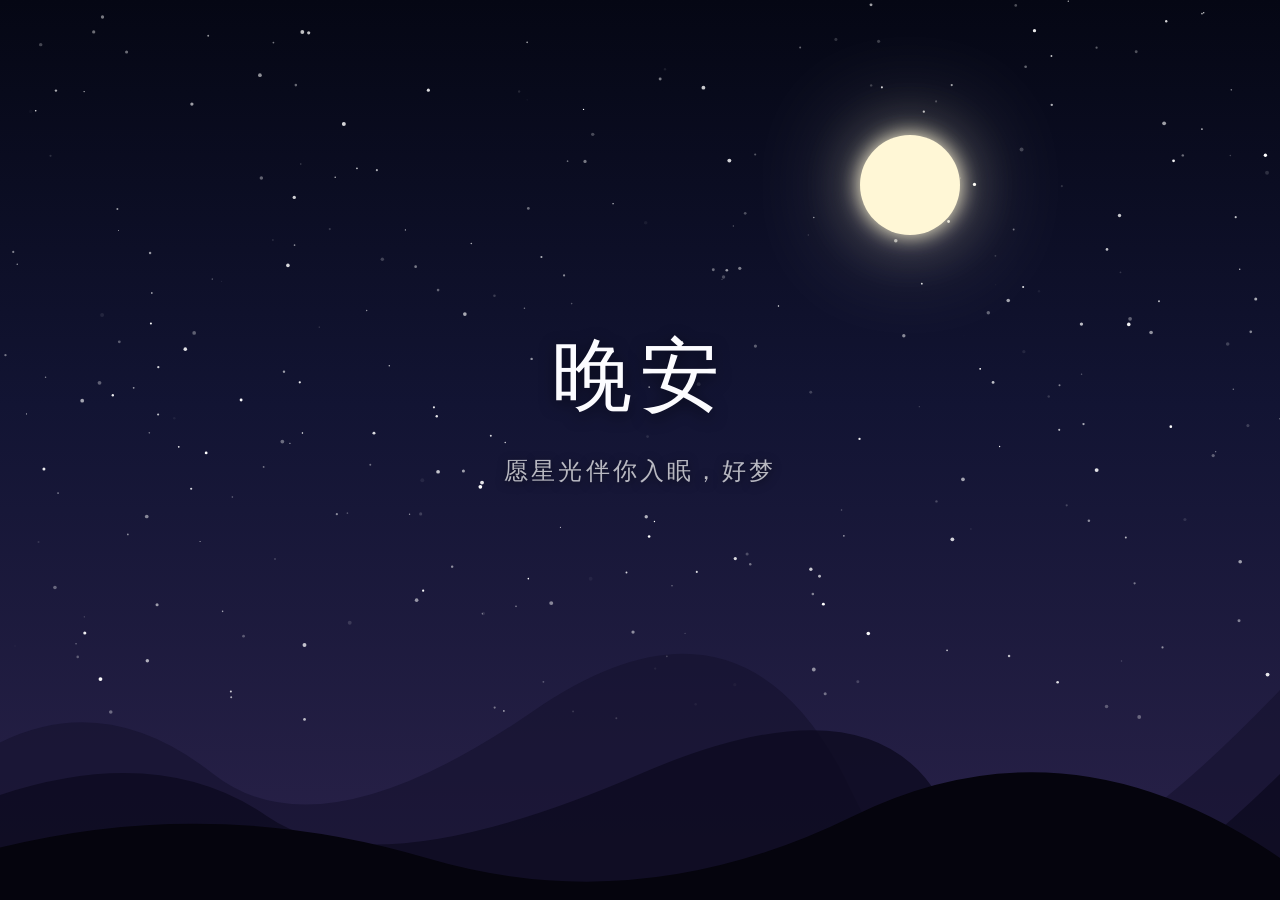
<file: GoodNight.html>
<!DOCTYPE html>
<html lang="zh-CN">
<head>
    <meta charset="UTF-8">
    <meta name="viewport" content="width=device-width, initial-scale=1.0, maximum-scale=1.0, user-scalable=no">
    <title>晚安，好梦</title>
    <style>
        /* =========================================
           基础重置与全局变量配置
           ========================================= */
        :root {
            /* 核心色板：深蓝、靛青、柔和的紫、星光白 */
            --sky-top: #050714;
            --sky-mid: #121433;
            --sky-bottom: #2a224a;
            --moon-glow: rgba(255, 247, 214, 0.4);
            --text-main: #fcfcff;
            --text-sub: rgba(255, 255, 255, 0.7);
        }

        * {
            margin: 0;
            padding: 0;
            box-sizing: border-box;
        }

        body, html {
            width: 100%;
            height: 100%;
            overflow: hidden; /* 防止滚动，保持静谧的固定画面 */
            font-family: 'Noto Serif SC', 'Songti SC', 'STSong', serif; /* 优雅的衬线字体 */
            background: linear-gradient(180deg, var(--sky-top) 0%, var(--sky-mid) 45%, var(--sky-bottom) 100%);
            color: var(--text-main);
            user-select: none;
            -webkit-tap-highlight-color: transparent;
        }

        /* =========================================
           背景元素与动画 (星空、月亮、山峦)
           ========================================= */
        /* Canvas星空层，置于最底层 */
        #starCanvas {
            position: absolute;
            top: 0;
            left: 0;
            width: 100%;
            height: 100%;
            z-index: 1;
            pointer-events: none;
        }

        /* 呼吸发光的月亮 */
        .moon {
            position: absolute;
            top: 15%;
            right: 20%;
            width: 80px;
            height: 80px;
            background: #fff7d6;
            border-radius: 50%;
            z-index: 2;
            /* 多层阴影叠加，打造柔和光晕 */
            box-shadow: 
                0 0 20px #fff7d6,
                0 0 60px var(--moon-glow),
                0 0 120px var(--moon-glow);
            animation: moonBreath 6s ease-in-out infinite alternate;
        }

        @keyframes moonBreath {
            0% { transform: scale(1); opacity: 0.9; box-shadow: 0 0 20px #fff7d6, 0 0 50px var(--moon-glow); }
            100% { transform: scale(1.05); opacity: 1; box-shadow: 0 0 30px #fff7d6, 0 0 80px var(--moon-glow), 0 0 150px var(--moon-glow); }
        }

        /* 底部远景山峦剪影 (使用SVG保持矢量清晰) */
        .mountains-container {
            position: absolute;
            bottom: 0;
            left: 0;
            width: 100%;
            height: 35vh;
            z-index: 3;
            pointer-events: none;
        }

        .mountains-container svg {
            width: 100%;
            height: 100%;
            display: block;
        }

        /* =========================================
           前景文字内容
           ========================================= */
        .content-wrapper {
            position: absolute;
            top: 45%;
            left: 50%;
            transform: translate(-50%, -50%);
            z-index: 10;
            text-align: center;
            width: 90%;
            max-width: 600px;
            /* 缓慢的浮动动画增添轻盈感 */
            animation: floatUpDown 8s ease-in-out infinite;
        }

        @keyframes floatUpDown {
            0%, 100% { transform: translate(-50%, -50%); }
            50% { transform: translate(-50%, calc(-50% - 15px)); }
        }

        .title {
            font-size: 4rem;
            font-weight: 300;
            letter-spacing: 0.5rem;
            margin-bottom: 1.5rem;
            text-shadow: 0 4px 15px rgba(0, 0, 0, 0.5);
            /* 入场动画 */
            opacity: 0;
            animation: fadeIn 3s ease-out 0.5s forwards;
        }

        .subtitle {
            font-size: 1.2rem;
            font-weight: 300;
            color: var(--text-sub);
            letter-spacing: 0.2rem;
            text-shadow: 0 2px 10px rgba(0, 0, 0, 0.5);
            opacity: 0;
            animation: fadeIn 3s ease-out 1.5s forwards;
        }

        @keyframes fadeIn {
            from { opacity: 0; transform: translateY(20px); }
            to { opacity: 1; transform: translateY(0); }
        }

        /* =========================================
           交互动效 (点击星光涟漪)
           ========================================= */
        .ripple {
            position: absolute;
            border: 1px solid rgba(255, 247, 214, 0.6);
            border-radius: 50%;
            transform: translate(-50%, -50%);
            pointer-events: none;
            z-index: 20;
            animation: rippleEffect 2.5s cubic-bezier(0.1, 0.8, 0.3, 1) forwards;
        }

        @keyframes rippleEffect {
            0% { width: 0; height: 0; opacity: 0.8; }
            100% { width: 150px; height: 150px; opacity: 0; border-width: 0; }
        }

        /* =========================================
           响应式设计 (移动优先 -> 平板/桌面)
           ========================================= */
        /* 默认样式以移动端(手机)为主，下面调整平板和桌面端 */
        @media (max-width: 768px) {
            .moon {
                width: 60px;
                height: 60px;
                top: 10%;
                right: 15%;
            }
            .title {
                font-size: 3rem;
                letter-spacing: 0.3rem;
            }
            .subtitle {
                font-size: 1rem;
                letter-spacing: 0.1rem;
            }
            .mountains-container {
                height: 30vh;
            }
        }

        @media (min-width: 1200px) {
            .moon {
                width: 100px;
                height: 100px;
                right: 25%;
            }
            .title {
                font-size: 5rem;
            }
            .subtitle {
                font-size: 1.5rem;
            }
        }
    </style>
</head>
<body>

    <!-- 绘制动态星空的画布 -->
    <canvas id="starCanvas"></canvas>

    <!-- 呼吸发光的月亮 -->
    <div class="moon"></div>

    <!-- 核心文字内容 -->
    <div class="content-wrapper">
        <h1 class="title">晚安</h1>
        <p class="subtitle">愿星光伴你入眠，好梦</p>
    </div>

    <!-- 底部群山剪影 (纯SVG代码，无外部请求，优化性能) -->
    <div class="mountains-container">
        <svg viewBox="0 0 1200 300" preserveAspectRatio="none">
            <!-- 远景山脉 -->
            <path d="M0,300 L0,150 Q100,100 200,180 T500,120 T800,200 T1200,100 L1200,300 Z" fill="#14112e" opacity="0.6"/>
            <!-- 中景山脉 -->
            <path d="M0,300 L0,200 Q150,150 250,220 T600,180 T900,250 T1200,180 L1200,300 Z" fill="#0d0a20" opacity="0.8"/>
            <!-- 近景山脉/地面 -->
            <path d="M0,300 L0,250 Q200,200 400,260 T800,220 T1200,260 L1200,300 Z" fill="#05040d"/>
        </svg>
    </div>

    <script>
        /* =========================================
           星空 Canvas 渲染逻辑
           ========================================= */
        const canvas = document.getElementById('starCanvas');
        const ctx = canvas.getContext('2d');
        let width, height;
        let stars = [];

        // 初始化Canvas尺寸
        function resize() {
            width = window.innerWidth;
            height = window.innerHeight;
            canvas.width = width;
            canvas.height = height;
            initStars();
        }

        // 星星对象构造
        class Star {
            constructor() {
                this.x = Math.random() * width;
                this.y = Math.random() * height * 0.8; // 星星主要集中在天空上部(80%)
                this.size = Math.random() * 1.5 + 0.5; // 大小差异增加层次感
                this.baseAlpha = Math.random() * 0.5 + 0.3; // 基础透明度
                this.blinkSpeed = Math.random() * 0.02 + 0.005; // 闪烁速度
                this.alpha = this.baseAlpha;
                this.angle = Math.random() * Math.PI * 2;
            }

            draw() {
                // 利用正弦函数实现平滑的闪烁过渡
                this.alpha = this.baseAlpha + Math.sin(this.angle) * 0.3;
                this.angle += this.blinkSpeed;

                ctx.beginPath();
                ctx.arc(this.x, this.y, this.size, 0, Math.PI * 2);
                ctx.fillStyle = `rgba(255, 255, 255, ${this.alpha})`;
                ctx.fill();
            }
        }

        // 初始化星空群
        function initStars() {
            stars = [];
            // 根据屏幕宽度动态决定星星数量，保证移动端性能
            const starCount = Math.floor((width * height) / 4000); 
            for (let i = 0; i < starCount; i++) {
                stars.push(new Star());
            }
        }

        // 动画循环
        function animate() {
            ctx.clearRect(0, 0, width, height);
            stars.forEach(star => star.draw());
            requestAnimationFrame(animate);
        }

        // 监听窗口大小变化
        window.addEventListener('resize', resize);
        
        // 启动星空
        resize();
        animate();

        /* =========================================
           点击屏幕产生星光涟漪的交互逻辑
           ========================================= */
        document.body.addEventListener('click', function(e) {
            // 创建涟漪元素
            const ripple = document.createElement('div');
            ripple.className = 'ripple';
            // 设置点击位置
            ripple.style.left = `${e.clientX}px`;
            ripple.style.top = `${e.clientY}px`;
            
            document.body.appendChild(ripple);

            // 动画结束后移除DOM节点，避免内存泄漏
            setTimeout(() => {
                ripple.remove();
            }, 2500);
        });
    </script>
</body>
</html>
</file>
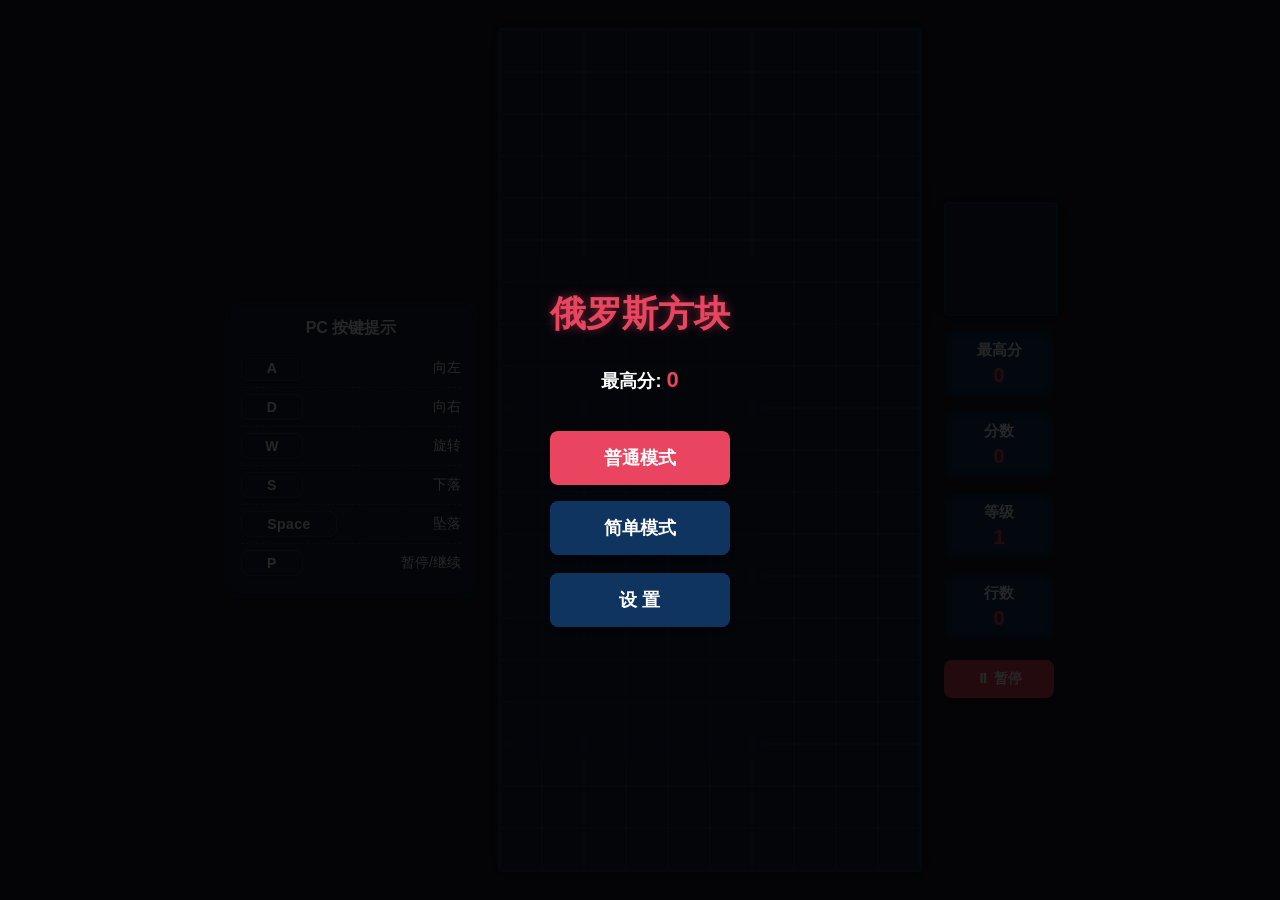
<file: tetris.html>
<!DOCTYPE html>
<html lang="zh-CN">
<head>
  <meta charset="UTF-8" />
  <meta name="viewport" content="width=device-width, initial-scale=1.0, maximum-scale=1.0, user-scalable=no" />
  <title>俄罗斯方块</title>
  <style>
    :root{
      --bg: #1a1a2e;
      --panel: #16213e;
      --panel2: #0f3460;
      --accent: #e94560;
      --grid: #2a3b5c;
      --text: #fff;
    }

    body {
      margin: 0;
      padding: 0;
      background-color: var(--bg);
      color: var(--text);
      font-family: 'Segoe UI', Tahoma, Geneva, Verdana, sans-serif;
      touch-action: none;
      overflow: hidden;
      display: flex;
      flex-direction: column;
      height: 100vh;
      width: 100vw;
    }

    #game-area {
      flex: 1;
      display: flex;
      justify-content: center;
      align-items: center;
      padding: 10px;
      box-sizing: border-box;
      gap: 15px;
      position: relative;
    }

    /* 将原本硬编码在canvas上的宽高控制转移到JS中动态设置style */
    canvas {
      background-color: var(--panel);
      border: 2px solid var(--panel2);
      border-radius: 4px;
      box-shadow: 0 0 15px rgba(0, 0, 0, 0.5);
    }

    /* 震屏动画 */
    @keyframes dropShake {
      0% { transform: translateY(0); }
      25% { transform: translateY(8px); }
      50% { transform: translateY(-4px); }
      75% { transform: translateY(2px); }
      100% { transform: translateY(0); }
    }
    .shake {
      animation: dropShake 0.15s ease-out;
    }

    #ui-panel {
      display: flex;
      flex-direction: column;
      gap: 12px;
      width: 80px;
    }

    .info-box {
      background-color: var(--panel2);
      padding: 8px 4px;
      border-radius: 8px;
      text-align: center;
      font-size: 13px;
      font-weight: bold;
      box-shadow: inset 0 0 10px rgba(0,0,0,0.5);
    }

    .info-box span {
      display: block;
      font-size: 16px;
      color: var(--accent);
      margin-top: 4px;
      text-shadow: 0 0 5px rgba(233, 69, 96, 0.5);
      word-break: break-all;
    }

    #next-canvas {
      background-color: var(--panel);
      border: 2px solid var(--panel2);
      border-radius: 4px;
      width: 100%;
    }

    .action-btn {
      background-color: var(--accent);
      color: white;
      border: none;
      border-radius: 8px;
      padding: 10px 5px;
      font-size: 14px;
      font-weight: bold;
      box-shadow: 0 4px 6px rgba(0,0,0,0.3);
      cursor: pointer;
      margin-top: 5px;
    }
    .action-btn:active {
      transform: translateY(2px);
      box-shadow: 0 2px 3px rgba(0,0,0,0.3);
    }

    /* 移动端控制区 */
    #controls {
      height: 180px;
      display: grid;
      grid-template-columns: 1fr 1fr 1fr 1fr;
      grid-template-rows: 1fr 1fr;
      gap: 10px;
      padding: 15px;
      background-color: var(--panel);
      border-top: 2px solid var(--panel2);
      padding-bottom: max(15px, env(safe-area-inset-bottom));
    }

    .btn {
      background-color: var(--panel2);
      border: none;
      border-radius: 12px;
      color: var(--text);
      font-size: 24px;
      font-weight: bold;
      display: flex;
      justify-content: center;
      align-items: center;
      user-select: none;
      -webkit-tap-highlight-color: transparent;
      box-shadow: 0 4px 6px rgba(0,0,0,0.3);
      transition: transform 0.1s, background-color 0.1s;
      cursor: pointer;
    }

    .btn:active, .btn.active {
      background-color: var(--accent);
      transform: translateY(2px);
      box-shadow: 0 2px 3px rgba(0,0,0,0.3);
    }

    #btn-left { grid-column: 1; grid-row: 1 / span 2; }
    #btn-right { grid-column: 4; grid-row: 1 / span 2; }
    #btn-rotate { grid-column: 2 / span 2; grid-row: 1; }
    #btn-down { grid-column: 2; grid-row: 2; font-size: 20px;}
    #btn-hard { grid-column: 3; grid-row: 2; font-size: 20px;}

    /* 遮罩层及菜单 */
    .overlay {
      position: absolute;
      top: 0; left: 0; right: 0; bottom: 0;
      background: rgba(0,0,0,0.85);
      display: flex;
      flex-direction: column;
      justify-content: center;
      align-items: center;
      z-index: 10;
    }

    .overlay h1 {
      color: var(--accent);
      margin-bottom: 10px;
      font-size: 36px;
      text-shadow: 0 0 10px rgba(233, 69, 96, 0.5);
    }

    .menu-high-score-text {
      color: var(--text);
      font-size: 18px;
      margin-bottom: 30px;
      font-weight: bold;
      text-shadow: 0 0 5px rgba(0,0,0,0.5);
    }

    .menu-high-score-text span {
      color: var(--accent);
      font-size: 22px;
    }

    /* 结算界面得分显示 */
    .score-display {
      text-align: center;
      margin-bottom: 25px;
      background: rgba(15, 52, 96, 0.6);
      padding: 20px 30px;
      border-radius: 12px;
      border: 1px solid var(--panel2);
      box-shadow: inset 0 0 15px rgba(0,0,0,0.3);
    }
    
    .score-display p {
      margin: 0;
      font-size: 22px;
      font-weight: bold;
    }
    
    .score-display .final-score {
      color: #fff;
      font-size: 28px;
    }

    /* 新纪录呼吸闪烁特效 */
    @keyframes pulse {
      from { transform: scale(1); box-shadow: 0 0 5px #ffd700; }
      to { transform: scale(1.1); box-shadow: 0 0 15px #ffd700; }
    }
    #new-record-badge {
      display: none;
      background: #ffd700;
      color: #000;
      padding: 2px 6px;
      border-radius: 6px;
      font-size: 14px;
      margin-left: 10px;
      vertical-align: middle;
      animation: pulse 0.8s infinite alternate;
    }

    .overlay button {
      padding: 15px 30px;
      font-size: 18px;
      background-color: var(--accent);
      color: white;
      border: none;
      border-radius: 8px;
      font-weight: bold;
      margin: 8px;
      min-width: 180px;
      cursor: pointer;
      box-shadow: 0 4px 6px rgba(0,0,0,0.4);
      transition: transform 0.1s, background-color 0.2s;
    }
    
    .overlay button:active {
      transform: translateY(2px);
    }

    .overlay button.secondary {
      background-color: var(--panel2);
    }

    /* 设置界面开关按钮特殊样式 */
    .toggle-btn {
      display: flex;
      justify-content: space-between;
      align-items: center;
      padding: 15px 25px !important;
    }
    .toggle-btn span.status {
      color: var(--accent);
      background: rgba(0,0,0,0.3);
      padding: 2px 10px;
      border-radius: 4px;
      font-size: 16px;
    }
    .toggle-btn.off span.status {
      color: #aaa;
    }

    /* PC 左侧按键提示 */
    #pc-hints {
      display: none;
      width: 220px;
      background: rgba(15, 52, 96, 0.35);
      border: 1px solid rgba(15, 52, 96, 0.9);
      border-radius: 12px;
      padding: 14px 14px;
      box-shadow: inset 0 0 10px rgba(0,0,0,0.35);
      backdrop-filter: blur(6px);
    }
    #pc-hints h3{
      margin: 0 0 10px 0;
      font-size: 16px;
      color: #fff;
      text-align: center;
    }
    .hint-row{
      display: flex;
      justify-content: space-between;
      align-items: center;
      padding: 6px 0;
      border-bottom: 1px dashed rgba(255,255,255,0.15);
      font-size: 14px;
    }
    .hint-row:last-child{ border-bottom: none; }
    .keycap{
      display: inline-flex;
      align-items: center;
      justify-content: center;
      min-width: 44px;
      padding: 4px 8px;
      border-radius: 8px;
      background: rgba(22,33,62,0.9);
      border: 1px solid rgba(255,255,255,0.12);
      box-shadow: 0 3px 6px rgba(0,0,0,0.25);
      font-weight: 800;
      letter-spacing: 0.5px;
    }
    .keycap.space{ min-width: 78px; }

    @media (hover: hover) and (pointer: fine) and (min-width: 900px) {
      #controls{ display: none; }
      #pc-hints{ display: block; }
      #game-area{ gap: 22px; padding: 22px; }
      #ui-panel{ width: 110px; gap: 15px; }
      .info-box{ font-size: 15px; padding: 10px 5px;}
      .info-box span{ font-size: 20px; }
    }
  </style>
</head>
<body>

  <div id="game-area">
    <div id="pc-hints" aria-hidden="true">
      <h3>PC 按键提示</h3>
      <div class="hint-row"><span class="keycap">A</span><span>向左</span></div>
      <div class="hint-row"><span class="keycap">D</span><span>向右</span></div>
      <div class="hint-row"><span class="keycap">W</span><span>旋转</span></div>
      <div class="hint-row"><span class="keycap">S</span><span>下落</span></div>
      <div class="hint-row"><span class="keycap space">Space</span><span>坠落</span></div>
      <div class="hint-row"><span class="keycap">P</span><span>暂停/继续</span></div>
    </div>

    <canvas id="board"></canvas>

    <div id="ui-panel">
      <canvas id="next-canvas"></canvas>
      <div class="info-box">最高分 <span id="ui-high-score">0</span></div>
      <div class="info-box">分数 <span id="score">0</span></div>
      <div class="info-box">等级 <span id="level">1</span></div>
      <div class="info-box">行数 <span id="lines">0</span></div>
      <button class="action-btn" id="pause-btn">⏸ 暂停</button>
    </div>

    <!-- 主菜单 -->
    <div id="overlay-start" class="overlay">
      <h1>俄罗斯方块</h1>
      <p class="menu-high-score-text">最高分: <span id="menu-high-score">0</span></p>
      <button id="start-normal-btn">普通模式</button>
      <button id="start-easy-btn" class="secondary">简单模式</button>
      <button id="settings-btn" class="secondary" style="margin-top: 10px;">设 置</button>
    </div>

    <!-- 设置菜单 -->
    <div id="overlay-settings" class="overlay" style="display: none;">
      <h1>设置</h1>
      <button id="toggle-sound-btn" class="secondary toggle-btn">
        <span>音效</span>
        <span class="status" id="sound-status">开</span>
      </button>
      <button id="toggle-grid-btn" class="secondary toggle-btn">
        <span>网格</span>
        <span class="status" id="grid-status">开</span>
      </button>
      <button id="menu-btn-settings" style="margin-top: 30px;">返回菜单</button>
    </div>

    <!-- 暂停菜单 -->
    <div id="overlay-pause" class="overlay" style="display: none;">
      <h1>游戏暂停</h1>
      <button id="resume-btn">继续游戏</button>
      <button id="restart-btn" class="secondary">重新开始</button>
      <button id="menu-btn-pause" class="secondary">返回菜单</button>
    </div>

    <!-- 游戏结束菜单 -->
    <div id="overlay-gameover" class="overlay" style="display: none;">
      <h1>游戏结束</h1>
      <div class="score-display">
        <p class="final-score">得分: <span id="final-score-val">0</span><span id="new-record-badge">新纪录!</span></p>
      </div>
      <button id="retry-btn">再来一局</button>
      <button id="menu-btn-gameover" class="secondary">返回菜单</button>
    </div>
  </div>

  <div id="controls">
    <div class="btn" id="btn-left">◀</div>
    <div class="btn" id="btn-rotate">↻ 旋转</div>
    <div class="btn" id="btn-down">▼ 下落</div>
    <div class="btn" id="btn-hard">⏬ 坠落</div>
    <div class="btn" id="btn-right">▶</div>
  </div>

  <script>
    const canvas = document.getElementById('board');
    const ctx = canvas.getContext('2d');
    const nextCanvas = document.getElementById('next-canvas');
    const nextCtx = nextCanvas.getContext('2d');

    // 修改为标准 10列 x 20行
    const COLS = 10;
    const ROWS = 20;
    let BLOCK_SIZE = 20;

    const scoreEl = document.getElementById('score');
    const levelEl = document.getElementById('level');
    const linesEl = document.getElementById('lines');
    
    // 最高分相关元素
    const uiHighScoreEl = document.getElementById('ui-high-score');
    const menuHighScoreEl = document.getElementById('menu-high-score');

    const overlayStart = document.getElementById('overlay-start');
    const overlaySettings = document.getElementById('overlay-settings');
    const overlayPause = document.getElementById('overlay-pause');
    const overlayGameover = document.getElementById('overlay-gameover');

    const COLORS = [
      null,
      '#00E5FF', // I
      '#2962FF', // J
      '#FF6D00', // L
      '#FFD600', // O
      '#00E676', // S
      '#D500F9', // T
      '#FF1744'  // Z
    ];

    const SHAPES = [
      [],
      [[0, 0, 0, 0], [1, 1, 1, 1], [0, 0, 0, 0], [0, 0, 0, 0]],
      [[2, 0, 0], [2, 2, 2], [0, 0, 0]],
      [[0, 0, 3], [3, 3, 3], [0, 0, 0]],
      [[4, 4], [4, 4]],
      [[0, 5, 5], [5, 5, 0], [0, 0, 0]],
      [[0, 6, 0], [6, 6, 6], [0, 0, 0]],
      [[7, 7, 0], [0, 7, 7], [0, 0, 0]]
    ];

    let board = [];
    let piece = null;
    let nextPiece = null;

    let score = 0;
    let lines = 0;
    let level = 1;
    let currentHighScore = 0;

    let dropCounter = 0;
    let dropInterval = 1000;
    let lastTime = 0;
    let reqAnimId = null;

    let gameOver = false;
    let isPaused = false;
    
    // 游戏模式: 'normal' 或 'easy'
    let gameMode = 'normal'; 

    // 设置状态
    let soundEnabled = localStorage.getItem('tetrisSound') !== 'false';
    let gridEnabled = localStorage.getItem('tetrisGrid') !== 'false';

    const IS_PC = matchMedia('(hover: hover) and (pointer: fine)').matches;

    // ======= 消除动画状态 =======
    let isClearing = false;
    let clearAnim = {
      rows: [],
      start: 0,
      duration: 220,
      phase: 0
    };

    // ======= 7-Bag 随机生成方块 =======
    let bag = [];
    function initBag() {
      bag = [1, 2, 3, 4, 5, 6, 7];
      shuffleArray(bag); // Fisher-Yates 洗牌函数
    }

    function shuffleArray(arr) {
      for (let i = arr.length - 1; i > 0; i--) {
        const j = Math.floor(Math.random() * (i + 1));
        [arr[i], arr[j]] = [arr[j], arr[i]];
      }
    }

    function getNextPieceType() {
      if (bag.length === 0) {
        initBag();
      }
      return bag.pop();
    }

    function randomPiece() {
      const typeId = getNextPieceType();
      const matrix = SHAPES[typeId];
      return {
        matrix,
        pos: { x: Math.floor(COLS / 2) - Math.floor(matrix.length / 2), y: 0 }
      };
    }

    // ===== 音效 =====
    let audioCtx = null;
    function initAudio() {
      if (!soundEnabled) return;
      if (!audioCtx) audioCtx = new (window.AudioContext || window.webkitAudioContext)();
      if (audioCtx.state === 'suspended') audioCtx.resume();
    }

    function playTone(freq, type, duration, vol = 0.1) {
      if (!soundEnabled) return;
      if (!audioCtx || audioCtx.state === 'suspended') return;
      const osc = audioCtx.createOscillator();
      const gain = audioCtx.createGain();

      osc.type = type;
      osc.frequency.setValueAtTime(freq, audioCtx.currentTime);

      gain.gain.setValueAtTime(vol, audioCtx.currentTime);
      gain.gain.exponentialRampToValueAtTime(0.001, audioCtx.currentTime + duration);

      osc.connect(gain);
      gain.connect(audioCtx.destination);

      osc.start();
      osc.stop(audioCtx.currentTime + duration);
    }

    function playPop() {
      if (!soundEnabled) return;
      if (!audioCtx || audioCtx.state !== 'running') return;
      const now = audioCtx.currentTime;
      const osc = audioCtx.createOscillator();
      const gain = audioCtx.createGain();
      osc.type = 'sine';
      osc.frequency.setValueAtTime(400, now);
      osc.frequency.exponentialRampToValueAtTime(1200, now + 0.07);
      gain.gain.setValueAtTime(0.12, now);
      gain.gain.exponentialRampToValueAtTime(0.0001, now + 0.1);
      osc.connect(gain);
      gain.connect(audioCtx.destination);
      osc.start();
      osc.stop(now + 0.1);
    }

    const SFX = {
      move: () => playTone(800, 'sine', 0.05, 0.08),
      rotate: () => {
        playTone(600, 'triangle', 0.05, 0.1);
        setTimeout(() => playTone(900, 'triangle', 0.08, 0.1), 30);
      },
      lock: () => playPop(),
      clear: () => {
        const notes = [523.25, 659.25, 783.99, 1046.50];
        notes.forEach((f, i) => setTimeout(() => playTone(f, 'sine', 0.3, 0.15), i * 40));
      }
    };
    
    // 获取和刷新本地最高分
    function refreshHighScoreDisplay() {
      currentHighScore = parseInt(localStorage.getItem('tetrisHighScore') || '0', 10);
      menuHighScoreEl.innerText = currentHighScore;
      uiHighScoreEl.innerText = currentHighScore;
    }

    // 刷新设置界面的按钮状态
    function refreshSettingsUI() {
      const btnSound = document.getElementById('toggle-sound-btn');
      const btnGrid = document.getElementById('toggle-grid-btn');
      const statusSound = document.getElementById('sound-status');
      const statusGrid = document.getElementById('grid-status');

      if(soundEnabled) {
        btnSound.classList.remove('off');
        statusSound.innerText = '开';
      } else {
        btnSound.classList.add('off');
        statusSound.innerText = '关';
      }

      if(gridEnabled) {
        btnGrid.classList.remove('off');
        statusGrid.innerText = '开';
      } else {
        btnGrid.classList.add('off');
        statusGrid.innerText = '关';
      }
    }

    function resize() {
      const gameArea = document.getElementById('game-area');

      if (IS_PC) {
        const availableH = gameArea.clientHeight - 44;
        const availableW = gameArea.clientWidth - (220 + 110 + 22 * 2 + 30);
        const maxH = Math.max(200, availableH);
        const maxW = Math.max(200, availableW);
        BLOCK_SIZE = Math.floor(Math.min(maxW / COLS, maxH / ROWS));
      } else {
        const maxH = gameArea.clientHeight - 20;
        const maxW = gameArea.clientWidth - 110;
        BLOCK_SIZE = Math.floor(Math.min(maxW / COLS, maxH / ROWS));
      }

      BLOCK_SIZE = Math.max(12, BLOCK_SIZE);

      // 高清屏支持 (High DPI / Retina)
      const dpr = window.devicePixelRatio || 1;

      // === 主棋盘缩放 ===
      const logicalWidth = BLOCK_SIZE * COLS;
      const logicalHeight = BLOCK_SIZE * ROWS;
      
      canvas.style.width = logicalWidth + 'px';
      canvas.style.height = logicalHeight + 'px';
      // 实际渲染像素翻倍
      canvas.width = logicalWidth * dpr;
      canvas.height = logicalHeight * dpr;
      
      ctx.setTransform(1, 0, 0, 1, 0, 0); // 重置矩阵
      ctx.scale(dpr, dpr);

      // === 下一个方块面板缩放 ===
      const nextLogicalSize = IS_PC ? 110 : 80;
      nextCanvas.style.width = nextLogicalSize + 'px';
      nextCanvas.style.height = nextLogicalSize + 'px';
      nextCanvas.width = nextLogicalSize * dpr;
      nextCanvas.height = nextLogicalSize * dpr;

      nextCtx.setTransform(1, 0, 0, 1, 0, 0);
      nextCtx.scale(dpr, dpr);

      draw();
      drawNext();
    }
    window.addEventListener('resize', resize);

    function createMatrix(w, h) {
      const matrix = [];
      while (h--) matrix.push(new Array(w).fill(0));
      return matrix;
    }

    function rotateMatrix(matrix) {
      const N = matrix.length;
      const res = createMatrix(N, N);
      for (let y = 0; y < N; ++y) {
        for (let x = 0; x < N; ++x) {
          res[x][N - 1 - y] = matrix[y][x];
        }
      }
      return res;
    }

    function checkCollision(m, pos) {
      for (let y = 0; y < m.length; ++y) {
        for (let x = 0; x < m[y].length; ++x) {
          if (m[y][x] !== 0 && (board[y + pos.y] && board[y + pos.y][x + pos.x]) !== 0) {
            return true;
          }
        }
      }
      return false;
    }

    function merge() {
      piece.matrix.forEach((row, y) => {
        row.forEach((value, x) => {
          if (value !== 0) {
            board[y + piece.pos.y][x + piece.pos.x] = value;
          }
        });
      });
    }

    function findFullRows() {
      const full = [];
      for (let y = ROWS - 1; y >= 0; --y) {
        let ok = true;
        for (let x = 0; x < COLS; ++x) {
          if (board[y][x] === 0) { ok = false; break; }
        }
        if (ok) full.push(y);
      }
      return full;
    }

    function applyClearRows(rowsToClear) {
      const rows = rowsToClear.slice().sort((a,b)=>a-b);
      for (let i = 0; i < rows.length; i++) {
        const y = rows[i];
        const row = board.splice(y, 1)[0].fill(0);
        board.unshift(row);
      }
    }

    function updateScoreAndLevel(linesCleared) {
      if (linesCleared <= 0) return;

      lines += linesCleared;
      linesEl.innerText = lines;

      const points = [0, 40, 100, 300, 1200];
      score += points[linesCleared] * level;
      scoreEl.innerText = score;
      
      // 实时更新最高分UI
      if (score > currentHighScore) {
        currentHighScore = score;
        uiHighScoreEl.innerText = currentHighScore;
      }

      level = Math.floor(lines / 10) + 1;
      levelEl.innerText = level;
      dropInterval = Math.max(100, 1000 - (level - 1) * 100);
    }

    function triggerGameOver() {
      gameOver = true;
      
      // 更新最终得分
      document.getElementById('final-score-val').innerText = score;
      
      // 判断和保存本地最高分记录
      let savedHighScore = parseInt(localStorage.getItem('tetrisHighScore') || '0', 10);
      const newRecordBadge = document.getElementById('new-record-badge');
      
      if (score > savedHighScore && score > 0) {
        localStorage.setItem('tetrisHighScore', score.toString());
        newRecordBadge.style.display = 'inline-block'; // 播放新纪录动画
      } else {
        newRecordBadge.style.display = 'none';
      }
      
      overlayGameover.style.display = 'flex';
    }

    function lockPiece() {
      merge();

      const rowsToClear = findFullRows();
      if (rowsToClear.length > 0) {
        isClearing = true;
        clearAnim.rows = rowsToClear;
        clearAnim.start = performance.now();
        clearAnim.phase = 0;
        SFX.clear();
      } else {
        SFX.lock();
        piece = nextPiece;
        nextPiece = randomPiece();
        drawNext();
        if (checkCollision(piece.matrix, piece.pos)) triggerGameOver();
      }
    }

    // isManual 参数，区分自然下落(false)和手动按键下落(true)
    function playerDrop(isManual = false) {
      if (isPaused || gameOver || isClearing || !piece) return;
      piece.pos.y++;
      if (checkCollision(piece.matrix, piece.pos)) {
        piece.pos.y--;
        lockPiece();
      } else {
        if (isManual) {
          SFX.move(); // 仅手动按键下落时播放音效
        }
      }
      dropCounter = 0;
    }

    function playerHardDrop() {
      if (isPaused || gameOver || isClearing || !piece) return;
      while (!checkCollision(piece.matrix, { x: piece.pos.x, y: piece.pos.y + 1 })) {
        piece.pos.y++;
        score += 2;
      }
      
      // 触发震动效果
      canvas.classList.remove('shake');
      void canvas.offsetWidth; // 触发DOM重绘以重启CSS动画
      canvas.classList.add('shake');

      scoreEl.innerText = score;
      
      // 实时更新最高分UI
      if (score > currentHighScore) {
        currentHighScore = score;
        uiHighScoreEl.innerText = currentHighScore;
      }
      
      lockPiece();
      dropCounter = 0;
    }

    function playerMove(dir) {
      if (isPaused || gameOver || isClearing || !piece) return;
      piece.pos.x += dir;
      if (checkCollision(piece.matrix, piece.pos)) {
        piece.pos.x -= dir;
      } else {
        SFX.move();
      }
    }

    function playerRotate() {
      if (isPaused || gameOver || isClearing || !piece) return;
      const rotated = rotateMatrix(piece.matrix);
      const pos = piece.pos.x;
      let offset = 1;
      while (checkCollision(rotated, piece.pos)) {
        piece.pos.x += offset;
        offset = -(offset + (offset > 0 ? 1 : -1));
        if (offset > piece.matrix[0].length) {
          piece.pos.x = pos;
          return;
        }
      }
      piece.matrix = rotated;
      SFX.rotate();
    }

    // ===== 绘制（立体高光）=====
    function draw3DBlock(context, x, y, size, color, alpha = 1, scale = 1) {
      const padding = 1;
      const actSize = (size - padding * 2) * scale;
      const px = x + padding + ((size - padding * 2) - actSize) / 2;
      const py = y + padding + ((size - padding * 2) - actSize) / 2;
      const edge = Math.max(2, actSize * 0.15);

      context.save();
      context.globalAlpha = alpha;

      context.fillStyle = color;
      context.fillRect(px, py, actSize, actSize);

      context.fillStyle = 'rgba(255, 255, 255, 0.40)';
      context.beginPath();
      context.moveTo(px, py);
      context.lineTo(px + actSize, py);
      context.lineTo(px + actSize - edge, py + edge);
      context.lineTo(px + edge, py + edge);
      context.fill();

      context.fillStyle = 'rgba(255, 255, 255, 0.20)';
      context.beginPath();
      context.moveTo(px, py);
      context.lineTo(px + edge, py + edge);
      context.lineTo(px + edge, py + actSize - edge);
      context.lineTo(px, py + actSize);
      context.fill();

      context.fillStyle = 'rgba(0, 0, 0, 0.20)';
      context.beginPath();
      context.moveTo(px + actSize, py);
      context.lineTo(px + actSize, py + actSize);
      context.lineTo(px + actSize - edge, py + actSize - edge);
      context.lineTo(px + actSize - edge, py + edge);
      context.fill();

      context.fillStyle = 'rgba(0, 0, 0, 0.40)';
      context.beginPath();
      context.moveTo(px, py + actSize);
      context.lineTo(px + actSize, py + actSize);
      context.lineTo(px + actSize - edge, py + actSize - edge);
      context.lineTo(px + edge, py + actSize - edge);
      context.fill();

      context.fillStyle = 'rgba(255, 255, 255, 0.25)';
      context.beginPath();
      context.rect(px + edge, py + edge, actSize - edge * 2, (actSize - edge * 2) * 0.4);
      context.fill();

      context.strokeStyle = 'rgba(0,0,0,0.55)';
      context.lineWidth = 1;
      context.strokeRect(px, py, actSize, actSize);

      context.restore();
    }

    function drawMatrix(matrix, offset, context = ctx, blockSize = BLOCK_SIZE) {
      matrix.forEach((row, y) => {
        row.forEach((value, x) => {
          if (value !== 0) {
            draw3DBlock(
              context,
              (x + offset.x) * blockSize,
              (y + offset.y) * blockSize,
              blockSize,
              COLORS[value]
            );
          }
        });
      });
    }

    function drawGrid() {
      if (!gridEnabled) return; // 根据设置开关控制是否绘制网格
      
      ctx.strokeStyle = '#2a3b5c';
      ctx.lineWidth = 1;
      for (let i = 0; i <= COLS; i++) {
        ctx.beginPath();
        ctx.moveTo(i * BLOCK_SIZE, 0);
        ctx.lineTo(i * BLOCK_SIZE, ROWS * BLOCK_SIZE);
        ctx.stroke();
      }
      for (let i = 0; i <= ROWS; i++) {
        ctx.beginPath();
        ctx.moveTo(0, i * BLOCK_SIZE);
        ctx.lineTo(COLS * BLOCK_SIZE, i * BLOCK_SIZE);
        ctx.stroke();
      }
    }

    function drawNext() {
      const logicalSize = IS_PC ? 110 : 80;
      nextCtx.clearRect(0, 0, logicalSize, logicalSize);
      if (!nextPiece) return;
      const bSize = 20;
      const w = nextPiece.matrix[0].length * bSize;
      const h = nextPiece.matrix.length * bSize;
      const offsetX = (logicalSize - w) / 2 / bSize;
      const offsetY = (logicalSize - h) / 2 / bSize;
      drawMatrix(nextPiece.matrix, { x: offsetX, y: offsetY }, nextCtx, bSize);
    }

    function drawBoardWithClearAnim() {
      const clearingRows = new Set(clearAnim.rows);
      const t = clearAnim.phase; 
      const easeOut = 1 - Math.pow(1 - t, 3);
      const flash = Math.sin(Math.min(1, t * 2) * Math.PI) * 0.35; 
      const alpha = (t < 0.55) ? 1 : (1 - (t - 0.55) / 0.45); 
      const scale = (t < 0.55) ? 1 : (1 - (t - 0.55) / 0.45) * 0.55 + 0.45; 

      for (let y = 0; y < ROWS; y++) {
        for (let x = 0; x < COLS; x++) {
          const v = board[y][x];
          if (!v) continue;

          if (!clearingRows.has(y)) {
            draw3DBlock(ctx, x * BLOCK_SIZE, y * BLOCK_SIZE, BLOCK_SIZE, COLORS[v], 1, 1);
          } else {
            const a = Math.max(0, alpha);
            draw3DBlock(ctx, x * BLOCK_SIZE, y * BLOCK_SIZE, BLOCK_SIZE, COLORS[v], a, scale);

            ctx.save();
            ctx.globalAlpha = (a * 0.55) + flash;
            ctx.fillStyle = 'rgba(255,255,255,0.85)';
            const pad = 2;
            ctx.fillRect(x * BLOCK_SIZE + pad, y * BLOCK_SIZE + pad, BLOCK_SIZE - pad * 2, BLOCK_SIZE - pad * 2);
            ctx.restore();
          }
        }
      }

      ctx.save();
      ctx.globalAlpha = 0.25 * (1 - easeOut);
      ctx.fillStyle = 'rgba(255,255,255,0.7)';
      for (const y of clearAnim.rows) {
        const yy = y * BLOCK_SIZE;
        ctx.fillRect(0, yy + BLOCK_SIZE * 0.35, COLS * BLOCK_SIZE, BLOCK_SIZE * 0.25);
      }
      ctx.restore();
    }

    // 画简单模式的触底虚影
    function drawGhost() {
      if (gameMode !== 'easy' || !piece || isClearing || gameOver || isPaused) return;

      const ghostPos = { x: piece.pos.x, y: piece.pos.y };
      
      // 不断下落直到碰撞，找到真实触底点
      while (!checkCollision(piece.matrix, { x: ghostPos.x, y: ghostPos.y + 1 })) {
        ghostPos.y++;
      }

      ctx.save();
      ctx.lineWidth = 2;
      piece.matrix.forEach((row, y) => {
        row.forEach((value, x) => {
          if (value !== 0) {
            const px = (x + ghostPos.x) * BLOCK_SIZE;
            const py = (y + ghostPos.y) * BLOCK_SIZE;
            const pad = 1;
            
            // 淡淡的白色边框
            ctx.strokeStyle = 'rgba(255, 255, 255, 0.2)';
            ctx.strokeRect(px + pad, py + pad, BLOCK_SIZE - pad*2, BLOCK_SIZE - pad*2);
            
            // 极浅的内部填充，增加存在感但保持“虚”的质感
            ctx.fillStyle = 'rgba(255, 255, 255, 0.03)';
            ctx.fillRect(px + pad, py + pad, BLOCK_SIZE - pad*2, BLOCK_SIZE - pad*2);
          }
        });
      });
      ctx.restore();
    }

    function draw() {
      ctx.clearRect(0, 0, COLS * BLOCK_SIZE, ROWS * BLOCK_SIZE);
      drawGrid();

      if (isClearing) {
        drawBoardWithClearAnim();
      } else {
        drawMatrix(board, { x: 0, y: 0 });
      }

      if (piece && !isClearing) {
        drawGhost(); // 先画虚影
        drawMatrix(piece.matrix, piece.pos); // 再画真实块覆盖在上面
      }
    }

    function update(time = 0) {
      if (gameOver || isPaused || overlayStart.style.display !== 'none' || overlaySettings.style.display !== 'none') return;

      const deltaTime = time - lastTime;
      lastTime = time;

      if (isClearing) {
        const elapsed = time - clearAnim.start;
        clearAnim.phase = Math.min(1, elapsed / clearAnim.duration);

        if (clearAnim.phase >= 1) {
          const clearedCount = clearAnim.rows.length;
          applyClearRows(clearAnim.rows);
          updateScoreAndLevel(clearedCount);

          isClearing = false;
          clearAnim.rows = [];
          clearAnim.phase = 0;

          piece = nextPiece;
          nextPiece = randomPiece();
          drawNext();

          if (checkCollision(piece.matrix, piece.pos)) {
            triggerGameOver();
            draw();
            return;
          }
          dropCounter = 0;
        }

        draw();
        reqAnimId = requestAnimationFrame(update);
        return;
      }

      dropCounter += deltaTime;
      // 自然时间推移触发的下落，传入 false，不播放音效
      if (dropCounter > dropInterval) playerDrop(false);

      draw();
      reqAnimId = requestAnimationFrame(update);
    }

    // ===== 状态控制与主菜单逻辑 =====
    function startGame(mode) {
      gameMode = mode;
      resetGame();
    }

    function resetGame() {
      initAudio();
      refreshHighScoreDisplay();

      board = createMatrix(COLS, ROWS);
      score = 0;
      lines = 0;
      level = 1;
      dropInterval = 1000;
      bag = []; // 清空 bag 保证重开时刷新七块序列

      scoreEl.innerText = score;
      linesEl.innerText = lines;
      levelEl.innerText = level;

      piece = randomPiece();
      nextPiece = randomPiece();
      drawNext();

      gameOver = false;
      isPaused = false;
      isClearing = false;
      clearAnim.rows = [];
      clearAnim.phase = 0;

      dropCounter = 0;
      lastTime = performance.now();

      overlayStart.style.display = 'none';
      overlaySettings.style.display = 'none';
      overlayPause.style.display = 'none';
      overlayGameover.style.display = 'none';

      if (reqAnimId) cancelAnimationFrame(reqAnimId);
      update();
    }

    function returnToMenu() {
      isPaused = true;
      if (reqAnimId) cancelAnimationFrame(reqAnimId);
      
      refreshHighScoreDisplay(); // 保证菜单显示的最高分是最新的

      // 清空棋盘画布用于做主菜单背景
      board = createMatrix(COLS, ROWS);
      piece = null;
      draw(); 

      overlayPause.style.display = 'none';
      overlayGameover.style.display = 'none';
      overlaySettings.style.display = 'none';
      overlayStart.style.display = 'flex'; // 显示主菜单
    }

    function togglePause() {
      if (gameOver || overlayStart.style.display !== 'none' || overlaySettings.style.display !== 'none') return;
      isPaused = true;
      overlayPause.style.display = 'flex';
      if (reqAnimId) cancelAnimationFrame(reqAnimId);
    }

    function resumeGame() {
      initAudio();
      isPaused = false;
      overlayPause.style.display = 'none';
      lastTime = performance.now();
      update();
    }

    // 移动端按钮绑定
    const bindBtn = (id, action, continuous = false) => {
      const btn = document.getElementById(id);
      let timer = null;
      let intTimer = null;

      const trigger = (e) => {
        if (e) e.preventDefault();
        if (gameOver || isPaused) return;
        initAudio();
        action();
        btn.classList.add('active');
      };

      const release = (e) => {
        if (e) e.preventDefault();
        btn.classList.remove('active');
        clearTimeout(timer);
        clearInterval(intTimer);
      };

      btn.addEventListener('touchstart', (e) => {
        trigger(e);
        if (continuous) timer = setTimeout(() => { intTimer = setInterval(action, 80); }, 200);
      }, { passive: false });

      btn.addEventListener('touchend', release);
      btn.addEventListener('touchcancel', release);

      btn.addEventListener('mousedown', (e) => {
        trigger(e);
        if (continuous) timer = setTimeout(() => { intTimer = setInterval(action, 80); }, 200);
      });
      btn.addEventListener('mouseup', release);
      btn.addEventListener('mouseleave', release);
    };

    bindBtn('btn-left', () => playerMove(-1), true);
    bindBtn('btn-right', () => playerMove(1), true);
    // 手机点击下落按钮触发时传入 true 播放音效
    bindBtn('btn-down', () => playerDrop(true), true);
    bindBtn('btn-rotate', () => playerRotate(), false);
    bindBtn('btn-hard', () => playerHardDrop(), false);

    // 界面按钮绑定
    const bindClick = (id, fn) => {
      const el = document.getElementById(id);
      if(!el) return;
      el.addEventListener('click', fn);
      el.addEventListener('touchstart', (e) => { e.preventDefault(); fn(); }, { passive: false });
    };

    // 菜单按钮
    bindClick('start-normal-btn', () => startGame('normal'));
    bindClick('start-easy-btn', () => startGame('easy'));
    bindClick('settings-btn', () => {
      overlayStart.style.display = 'none';
      overlaySettings.style.display = 'flex';
      refreshSettingsUI();
    });
    
    // 设置界面按钮
    bindClick('toggle-sound-btn', () => {
      soundEnabled = !soundEnabled;
      localStorage.setItem('tetrisSound', soundEnabled);
      refreshSettingsUI();
    });
    bindClick('toggle-grid-btn', () => {
      gridEnabled = !gridEnabled;
      localStorage.setItem('tetrisGrid', gridEnabled);
      refreshSettingsUI();
    });
    bindClick('menu-btn-settings', () => {
      overlaySettings.style.display = 'none';
      overlayStart.style.display = 'flex';
      draw(); // 刷新背景网格状态
    });

    bindClick('resume-btn', resumeGame);
    bindClick('restart-btn', resetGame);
    bindClick('menu-btn-pause', returnToMenu);

    bindClick('retry-btn', resetGame);
    bindClick('menu-btn-gameover', returnToMenu);

    bindClick('pause-btn', togglePause);

    // PC 键盘控制
    document.addEventListener('keydown', (e) => {
      // 位于主菜单时，允许快捷键开始普通模式
      if (overlayStart.style.display !== 'none') {
        if (e.code === 'Space' || e.key === 'Enter') {
          e.preventDefault();
          startGame('normal');
        }
        return;
      }
      
      if (overlaySettings.style.display !== 'none') return;
      if (gameOver) return;

      if (isPaused) {
        if (e.key === 'p' || e.key === 'P' || e.key === 'Escape' || e.key === 'Enter') {
          e.preventDefault();
          resumeGame();
        }
        return;
      }

      if (isClearing) return;

      initAudio();
      const k = e.key;
      const code = e.code;

      if (code === 'Space') e.preventDefault();

      if (k === 'a' || k === 'A') return playerMove(-1);
      if (k === 'd' || k === 'D') return playerMove(1);
      if (k === 'w' || k === 'W') return playerRotate();
      // 键盘按下落键时传入 true，触发音效
      if (k === 's' || k === 'S') return playerDrop(true);
      if (code === 'Space') return playerHardDrop();

      if (k === 'p' || k === 'P') {
        e.preventDefault();
        togglePause();
        return;
      }

      if (k === 'ArrowLeft') return playerMove(-1);
      if (k === 'ArrowRight') return playerMove(1);
      if (k === 'ArrowUp') return playerRotate();
      // 键盘按下落键时传入 true，触发音效
      if (k === 'ArrowDown') return playerDrop(true);
    });

    // 初始化显示主菜单
    refreshHighScoreDisplay();
    refreshSettingsUI();
    board = createMatrix(COLS, ROWS);
    resize();
    draw(); 
    // 不开始循环 update，等待用户点击按钮
  </script>
</body>
</html>
</file>
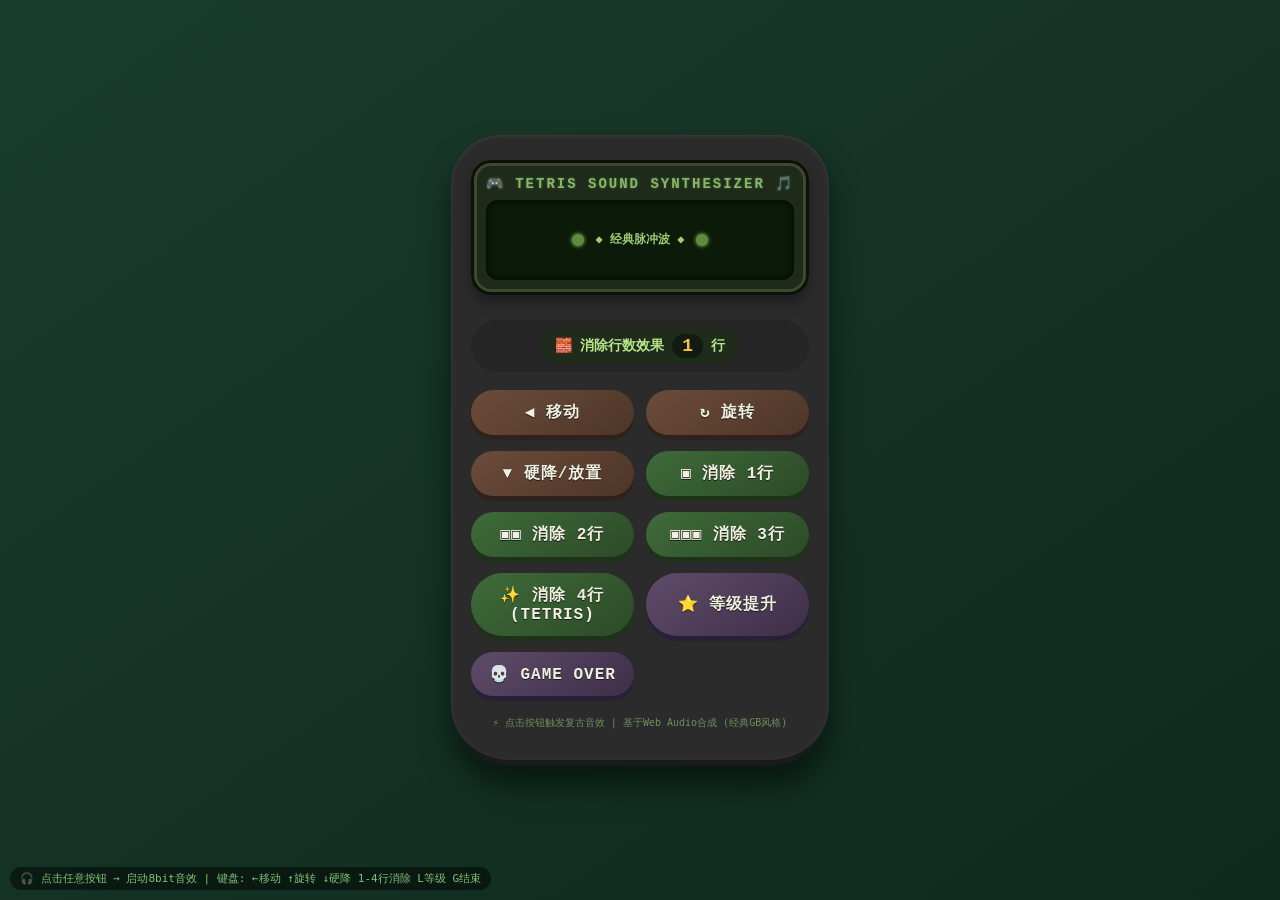
<file: tetris1.html>
<!DOCTYPE html>
<html lang="zh-CN">
<head>
    <meta charset="UTF-8">
    <meta name="viewport" content="width=device-width, initial-scale=1.0, user-scalable=no">
    <title>怀旧掌机俄罗斯方块音效合成器 | 经典GameBoy风格</title>
    <style>
        * {
            box-sizing: border-box;
            user-select: none;
        }

        body {
            background: linear-gradient(145deg, #1a3c2c 0%, #0e2a1c 100%);
            min-height: 100vh;
            display: flex;
            justify-content: center;
            align-items: center;
            font-family: 'Courier New', 'VT323', 'Monaco', monospace;
            padding: 20px;
            margin: 0;
        }

        /* 掌机风格主容器 */
        .gameboy {
            background: #2b2b2b;
            border-radius: 50px 50px 60px 60px;
            padding: 25px 20px 30px 20px;
            box-shadow: 0 20px 30px rgba(0,0,0,0.5), inset 0 1px 4px rgba(255,255,255,0.1);
            border-bottom: 6px solid #1a1a1a;
        }

        /* 屏幕区域 */
        .screen {
            background: #1e2a1a;
            border-radius: 20px;
            padding: 15px;
            margin-bottom: 25px;
            box-shadow: inset 0 0 0 3px #0f0f0a, inset 0 0 0 6px #3a4a2e, 0 8px 12px rgba(0,0,0,0.3);
        }

        .screen-header {
            text-align: center;
            color: #8bb56a;
            font-size: 14px;
            letter-spacing: 2px;
            font-weight: bold;
            text-shadow: 0 0 3px #3f6b2f;
            margin-bottom: 8px;
        }

        .visualizer {
            background: #0c1a0a;
            height: 80px;
            border-radius: 12px;
            display: flex;
            align-items: center;
            justify-content: center;
            gap: 12px;
            box-shadow: inset 0 0 6px #000000;
            color: #9fcc7a;
            font-size: 12px;
            font-weight: bold;
            text-transform: uppercase;
            flex-wrap: wrap;
            padding: 8px;
        }

        .led {
            width: 12px;
            height: 12px;
            background: #5f8b3e;
            border-radius: 50%;
            box-shadow: 0 0 4px #86bf4e;
            animation: pulse 1.5s infinite;
        }

        @keyframes pulse {
            0% { opacity: 0.4; }
            100% { opacity: 1; }
        }

        /* 按钮面板 */
        .buttons-panel {
            display: grid;
            grid-template-columns: repeat(auto-fit, minmax(110px, 1fr));
            gap: 16px 12px;
            margin-top: 10px;
        }

        /* 复古按键样式 */
        .retro-btn {
            background: #3f3f46;
            border: none;
            font-family: 'Courier New', monospace;
            font-weight: bold;
            font-size: 1rem;
            padding: 12px 8px;
            border-radius: 40px;
            color: #f0f0e0;
            text-shadow: 0 1px 0 #1a1a1a;
            letter-spacing: 1px;
            cursor: pointer;
            transition: all 0.05s linear;
            box-shadow: 0 5px 0 #1a1a1a, 0 2px 12px rgba(0,0,0,0.3);
            background: linear-gradient(145deg, #50505a, #35353d);
            display: flex;
            align-items: center;
            justify-content: center;
            gap: 8px;
        }

        .retro-btn:active {
            transform: translateY(3px);
            box-shadow: 0 2px 0 #1a1a1a;
        }

        /* 特殊颜色分组 */
        .action-btn {
            background: linear-gradient(145deg, #6b4c3b, #4e3527);
            box-shadow: 0 5px 0 #2f211b;
        }

        .clear-btn {
            background: linear-gradient(145deg, #3f6b3a, #2c4a27);
            box-shadow: 0 5px 0 #1d3219;
        }

        .special-btn {
            background: linear-gradient(145deg, #5f4c6b, #3e2e47);
            box-shadow: 0 5px 0 #292035;
        }

        .badge {
            font-size: 1.2rem;
            filter: drop-shadow(0 1px 1px black);
        }

        /* 行数选择微调 */
        .line-selector {
            display: flex;
            gap: 12px;
            justify-content: center;
            margin-bottom: 18px;
            background: #23232380;
            padding: 8px;
            border-radius: 60px;
            backdrop-filter: blur(2px);
        }

        .line-chip {
            background: #1f2c1b;
            padding: 6px 14px;
            border-radius: 40px;
            color: #b7e48b;
            font-weight: bold;
            font-size: 14px;
            display: inline-flex;
            align-items: center;
            gap: 8px;
        }

        .line-chip span {
            background: #00000060;
            padding: 2px 10px;
            border-radius: 30px;
            font-size: 18px;
            color: #f5c542;
        }

        footer {
            text-align: center;
            margin-top: 20px;
            font-size: 10px;
            color: #6e8f5a;
            font-family: monospace;
        }

        @media (max-width: 560px) {
            .retro-btn {
                font-size: 0.8rem;
                padding: 10px 5px;
            }
            .badge {
                font-size: 1rem;
            }
        }
    </style>
</head>
<body>
<div class="gameboy">
    <div class="screen">
        <div class="screen-header">
            🎮 TETRIS SOUND SYNTHESIZER 🎵
        </div>
        <div class="visualizer">
            <div class="led"></div>
            <span>◆ 经典脉冲波 ◆</span>
            <div class="led"></div>
        </div>
    </div>

    <!-- 消除行快捷选择提示 -->
    <div class="line-selector">
        <div class="line-chip">🧱 消除行数效果 <span id="lineCountDemo">1</span> 行</div>
    </div>

    <div class="buttons-panel">
        <button class="retro-btn action-btn" id="moveBtn">◀ 移动</button>
        <button class="retro-btn action-btn" id="rotateBtn">↻ 旋转</button>
        <button class="retro-btn action-btn" id="dropBtn">▼ 硬降/放置</button>
        <button class="retro-btn clear-btn" id="clear1Btn">▣ 消除 1行</button>
        <button class="retro-btn clear-btn" id="clear2Btn">▣▣ 消除 2行</button>
        <button class="retro-btn clear-btn" id="clear3Btn">▣▣▣ 消除 3行</button>
        <button class="retro-btn clear-btn" id="clear4Btn">✨ 消除 4行 (TETRIS)</button>
        <button class="retro-btn special-btn" id="levelUpBtn">⭐ 等级提升</button>
        <button class="retro-btn special-btn" id="gameOverBtn">💀 GAME OVER</button>
    </div>
    <footer>
        ⚡ 点击按钮触发复古音效 | 基于Web Audio合成 (经典GB风格)
    </footer>
</div>

<script>
    (function() {
        // ---------- 初始化 AudioContext (挂起状态，等待用户手势) ----------
        let audioCtx = null;
        // 确保只初始化一次
        if (typeof window.AudioContext !== 'undefined' || typeof window.webkitAudioContext !== 'undefined') {
            audioCtx = new (window.AudioContext || window.webkitAudioContext)();
        } else {
            alert("您的浏览器不支持Web Audio API，无法体验合成音效。");
        }

        // 全局标志防止重复启用日志
        let isAudioReady = false;

        // 通用播放核心: 单个短音 (支持频率、时长、音量、波形类型、滑音可选)
        // 返回Promise，便于序列播放
        function playTone(frequency, durationSec = 0.12, volume = 0.25, waveType = 'square', fadeOut = true) {
            return new Promise((resolve) => {
                if (!audioCtx) {
                    resolve();
                    return;
                }
                // 确保音频上下文处于运行状态（用户手势触发后才会运行）
                const ensureRunning = () => {
                    if (audioCtx.state === 'running') {
                        return Promise.resolve();
                    } else if (audioCtx.state === 'suspended') {
                        return audioCtx.resume();
                    }
                    return Promise.resolve();
                };

                ensureRunning().then(() => {
                    const now = audioCtx.currentTime;
                    const oscillator = audioCtx.createOscillator();
                    const gainNode = audioCtx.createGain();
                    
                    oscillator.type = waveType;
                    oscillator.frequency.value = frequency;
                    
                    gainNode.gain.setValueAtTime(volume, now);
                    if (fadeOut) {
                        // 指数衰减，模仿老式掌机短促收尾
                        gainNode.gain.exponentialRampToValueAtTime(0.0001, now + durationSec);
                    } else {
                        gainNode.gain.setValueAtTime(volume, now);
                        gainNode.gain.setValueAtTime(volume, now + durationSec * 0.9);
                        gainNode.gain.linearRampToValueAtTime(0, now + durationSec);
                    }
                    
                    oscillator.connect(gainNode);
                    gainNode.connect(audioCtx.destination);
                    
                    oscillator.start();
                    oscillator.stop(now + durationSec);
                    
                    // 清理节点并resolve
                    oscillator.onended = () => {
                        oscillator.disconnect();
                        gainNode.disconnect();
                        resolve();
                    };
                    // 超时保护
                    setTimeout(() => resolve(), durationSec * 1000 + 50);
                }).catch(e => {
                    console.warn("音频播放错误:", e);
                    resolve();
                });
            });
        }

        // 播放序列 (依次播放一组频率和时长)
        async function playSequence(notes, defaultDuration = 0.1, volume = 0.22, wave = 'square') {
            for (let i = 0; i < notes.length; i++) {
                const freq = notes[i];
                const duration = (Array.isArray(defaultDuration) && defaultDuration[i]) ? defaultDuration[i] : defaultDuration;
                await playTone(freq, duration, volume, wave);
                // 短间隔，让每个音符清晰
                await new Promise(r => setTimeout(r, 25));
            }
        }

        // ---------- 以下定义各经典俄罗斯方块音效 (基于掌机记忆) ----------
        
        // 1. 移动音效: 短促清脆高频 "嘀"
        function playMoveSound() {
            playTone(1350, 0.06, 0.18, 'square', true);
        }
        
        // 2. 旋转音效: 稍高更锐利一点
        function playRotateSound() {
            playTone(1520, 0.055, 0.2, 'square', true);
        }
        
        // 3. 下落/放置音效: 低沉的“噗” (掌机方块落地感)
        function playDropSound() {
            playTone(210, 0.13, 0.28, 'sawtooth', true);
        }
        
        // 4. 消除行音效 (根据行数不同，经典上升音阶/短琶音)
        // 消除一行: 短促单音 (C5)
        function playClearLine(lines = 1) {
            switch(lines) {
                case 1:
                    playTone(523.25, 0.12, 0.28, 'square', true);  // C5 干净
                    break;
                case 2:
                    // 二连升调: C5 -> E5
                    playSequence([523.25, 659.25], 0.1, 0.27, 'square');
                    break;
                case 3:
                    // 三连音: C5 - E5 - G5
                    playSequence([523.25, 659.25, 783.99], 0.1, 0.27, 'square');
                    break;
                case 4:
                    // 经典四行(Tetris) 胜利小旋律: C5, E5, G5, C6 (高八度)
                    playSequence([523.25, 659.25, 783.99, 1046.50], [0.1, 0.1, 0.12, 0.2], 0.32, 'square');
                    break;
                default:
                    playTone(523.25, 0.1, 0.25, 'square');
            }
        }
        
        // 等级提升 (level up) 欢快上升音阶: 类似游戏奖励音效
        function playLevelUp() {
            playSequence([523.25, 659.25, 783.99, 1046.50], [0.12, 0.12, 0.14, 0.25], 0.3, 'square');
        }
        
        // Game Over 经典下降音阶 + 低音收尾 (沉重)
        function playGameOver() {
            // 先快速下滑三连音
            playSequence([880, 698.46, 523.25, 392.00], [0.18, 0.16, 0.2, 0.35], 0.32, 'sawtooth').then(() => {
                // 最后加一个低沉“嗡”收尾
                playTone(196.00, 0.5, 0.22, 'sine', true);
            });
        }
        
        // 额外: 开始音效(可选，增加趣味但非必要，但为了完整也可以挂一个彩蛋)
        function playStartSound() {
            playSequence([659.25, 523.25, 783.99, 1046.50], [0.1, 0.1, 0.12, 0.3], 0.28, 'square');
        }

        // ---------- UI 交互与反馈 + 音频自动唤醒 ----------
        // 唤醒音频上下文 (保证所有按钮触发时音频激活)
        let audioActivated = false;
        function activateAudioContext() {
            if (audioCtx && audioCtx.state !== 'running') {
                audioCtx.resume().then(() => {
                    console.log("音频引擎已启动 — 怀旧音效就绪");
                    // 可选播放一个小提示音表明激活（也可忽略）
                    if (!audioActivated) {
                        audioActivated = true;
                        // 轻点反馈：短促的“嘀” 表示激活
                        playTone(880, 0.05, 0.12, 'square', true);
                    }
                }).catch(e => console.warn("自动唤醒失败，需用户手势", e));
            } else if (audioCtx && audioCtx.state === 'running') {
                audioActivated = true;
            }
        }

        // 包装所有音效，确保每次触发前尝试激活音频 (由于所有按钮均为用户点击，安全)
        function safePlay(fn) {
            return (...args) => {
                if (!audioCtx) {
                    console.warn("不支持Web Audio");
                    return;
                }
                // 如果未激活或挂起，先resume再播放 (手势触发是实时的)
                if (audioCtx.state !== 'running') {
                    audioCtx.resume().then(() => {
                        fn(...args);
                    }).catch(e => console.log("音频等待手势", e));
                } else {
                    fn(...args);
                }
            };
        }
        
        // 绑定各个按钮，采用安全播放器
        const moveBtn = document.getElementById('moveBtn');
        const rotateBtn = document.getElementById('rotateBtn');
        const dropBtn = document.getElementById('dropBtn');
        const clear1Btn = document.getElementById('clear1Btn');
        const clear2Btn = document.getElementById('clear2Btn');
        const clear3Btn = document.getElementById('clear3Btn');
        const clear4Btn = document.getElementById('clear4Btn');
        const levelUpBtn = document.getElementById('levelUpBtn');
        const gameOverBtn = document.getElementById('gameOverBtn');
        const lineCountDemoSpan = document.getElementById('lineCountDemo');
        
        if (moveBtn) moveBtn.addEventListener('click', safePlay(playMoveSound));
        if (rotateBtn) rotateBtn.addEventListener('click', safePlay(playRotateSound));
        if (dropBtn) dropBtn.addEventListener('click', safePlay(playDropSound));
        if (clear1Btn) clear1Btn.addEventListener('click', () => {
            safePlay(playClearLine)(1);
            if (lineCountDemoSpan) lineCountDemoSpan.innerText = '1';
        });
        if (clear2Btn) clear2Btn.addEventListener('click', () => {
            safePlay(playClearLine)(2);
            if (lineCountDemoSpan) lineCountDemoSpan.innerText = '2';
        });
        if (clear3Btn) clear3Btn.addEventListener('click', () => {
            safePlay(playClearLine)(3);
            if (lineCountDemoSpan) lineCountDemoSpan.innerText = '3';
        });
        if (clear4Btn) clear4Btn.addEventListener('click', () => {
            safePlay(playClearLine)(4);
            if (lineCountDemoSpan) lineCountDemoSpan.innerText = '4 ★';
            setTimeout(() => { if(lineCountDemoSpan) lineCountDemoSpan.innerText = '1'; }, 800);
        });
        if (levelUpBtn) levelUpBtn.addEventListener('click', safePlay(playLevelUp));
        if (gameOverBtn) gameOverBtn.addEventListener('click', safePlay(playGameOver));
        
        // 为了更复古, 增加键盘快捷键支持 (可选，提升体验但非必要，这里锦上添花)
        // 映射: 方向键左->移动，上/右->旋转，下->硬降, L键清1行，K等级，O game over 等
        window.addEventListener('keydown', (e) => {
            // 防止页面滚动
            const key = e.key;
            // 仅当没有输入框焦点时触发，增强怀旧感
            if (document.activeElement && document.activeElement.tagName === 'INPUT') return;
            switch(key) {
                case 'ArrowLeft':
                    e.preventDefault();
                    safePlay(playMoveSound)();
                    break;
                case 'ArrowUp':
                case 'ArrowRight':
                    e.preventDefault();
                    safePlay(playRotateSound)();
                    break;
                case 'ArrowDown':
                    e.preventDefault();
                    safePlay(playDropSound)();
                    break;
                case '1':
                    safePlay(playClearLine)(1);
                    if(lineCountDemoSpan) lineCountDemoSpan.innerText = '1';
                    e.preventDefault();
                    break;
                case '2':
                    safePlay(playClearLine)(2);
                    if(lineCountDemoSpan) lineCountDemoSpan.innerText = '2';
                    e.preventDefault();
                    break;
                case '3':
                    safePlay(playClearLine)(3);
                    if(lineCountDemoSpan) lineCountDemoSpan.innerText = '3';
                    e.preventDefault();
                    break;
                case '4':
                    safePlay(playClearLine)(4);
                    if(lineCountDemoSpan) lineCountDemoSpan.innerText = '4 ★';
                    setTimeout(() => { if(lineCountDemoSpan) lineCountDemoSpan.innerText = '1'; }, 800);
                    e.preventDefault();
                    break;
                case 'l':
                case 'L':
                    safePlay(playLevelUp)();
                    e.preventDefault();
                    break;
                case 'g':
                case 'G':
                    safePlay(playGameOver)();
                    e.preventDefault();
                    break;
                case 's':
                case 'S':
                    safePlay(playStartSound)();
                    e.preventDefault();
                    break;
                default: break;
            }
        });
        
        // 为了让页面任意点击也能预先激活音频（用户首次点击任何按钮就已经激活）
        // 额外在页面加载后增加一个轻提示（不需要自动播放，只通过用户首次点击唤醒）
        // 显示一条启动引导的微提醒
        const stylePrompt = document.createElement('div');
        stylePrompt.style.position = 'fixed';
        stylePrompt.style.bottom = '10px';
        stylePrompt.style.left = '10px';
        stylePrompt.style.backgroundColor = '#000000aa';
        stylePrompt.style.color = '#b3ff9b';
        stylePrompt.style.fontSize = '11px';
        stylePrompt.style.padding = '4px 10px';
        stylePrompt.style.borderRadius = '20px';
        stylePrompt.style.fontFamily = 'monospace';
        stylePrompt.style.backdropFilter = 'blur(4px)';
        stylePrompt.style.zIndex = '999';
        stylePrompt.innerText = '🎧 点击任意按钮 → 启动8bit音效 | 键盘: ←移动 ↑旋转 ↓硬降 1-4行消除 L等级 G结束';
        document.body.appendChild(stylePrompt);
        setTimeout(() => {
            stylePrompt.style.opacity = '0.7';
            setTimeout(() => {
                if(stylePrompt) stylePrompt.style.transition = 'opacity 1s';
                setTimeout(() => { if(stylePrompt) stylePrompt.style.opacity = '0.3'; }, 4000);
            }, 2000);
        }, 1000);
        
        // 主动检测，如果用户点击页面任意位置（包含按钮）激活音频上下文，保证体验
        function globalActivateHandler() {
            if (audioCtx && audioCtx.state !== 'running') {
                audioCtx.resume().then(() => {
                    console.log("音频全局激活");
                }).catch(e=>{});
            }
            // 一次性移除多个监听避免浪费，但保留一个温和唤醒
            document.body.removeEventListener('touchstart', globalActivateHandler);
            document.body.removeEventListener('mousedown', globalActivateHandler);
        }
        document.body.addEventListener('touchstart', globalActivateHandler);
        document.body.addEventListener('mousedown', globalActivateHandler);
        
        // 额外特效: 按键时候给视觉反馈 (掌机按钮动画)
        const allBtns = document.querySelectorAll('.retro-btn');
        allBtns.forEach(btn => {
            btn.addEventListener('mousedown', () => {
                btn.style.transform = 'translateY(3px)';
                btn.style.boxShadow = '0 1px 0 #1a1a1a';
            });
            btn.addEventListener('mouseup', () => {
                btn.style.transform = '';
                btn.style.boxShadow = '';
            });
            btn.addEventListener('mouseleave', () => {
                btn.style.transform = '';
                btn.style.boxShadow = '';
            });
            // 触摸端兼容
            btn.addEventListener('touchstart', () => {
                btn.style.transform = 'translateY(3px)';
                btn.style.boxShadow = '0 1px 0 #1a1a1a';
            });
            btn.addEventListener('touchend', () => {
                btn.style.transform = '';
                btn.style.boxShadow = '';
            });
        });
        
        // 预置一段欢迎彩蛋：如果用户点击屏幕标题区三次播放经典旋律（趣味）
        const screenDiv = document.querySelector('.screen');
        let clickCount = 0;
        screenDiv.addEventListener('click', (e) => {
            if(e.target.closest('.retro-btn')) return;
            clickCount++;
            if(clickCount === 3) {
                safePlay(playStartSound)();
                clickCount = 0;
                const ledHint = document.querySelector('.led');
                if(ledHint) {
                    ledHint.style.animation = 'none';
                    setTimeout(() => { if(ledHint) ledHint.style.animation = 'pulse 1.5s infinite'; }, 100);
                }
            } else {
                setTimeout(() => { clickCount = 0; }, 1500);
            }
        });
        
        // 显示控制台友好的提示
        console.log("✅ 怀旧掌机俄罗斯方块音效合成器已加载 | 使用按钮或键盘(←移动, ↑旋转, ↓硬降, 1~4消除行, L等级提升, G游戏结束)");
    })();
</script>
</body>
</html>
</file>
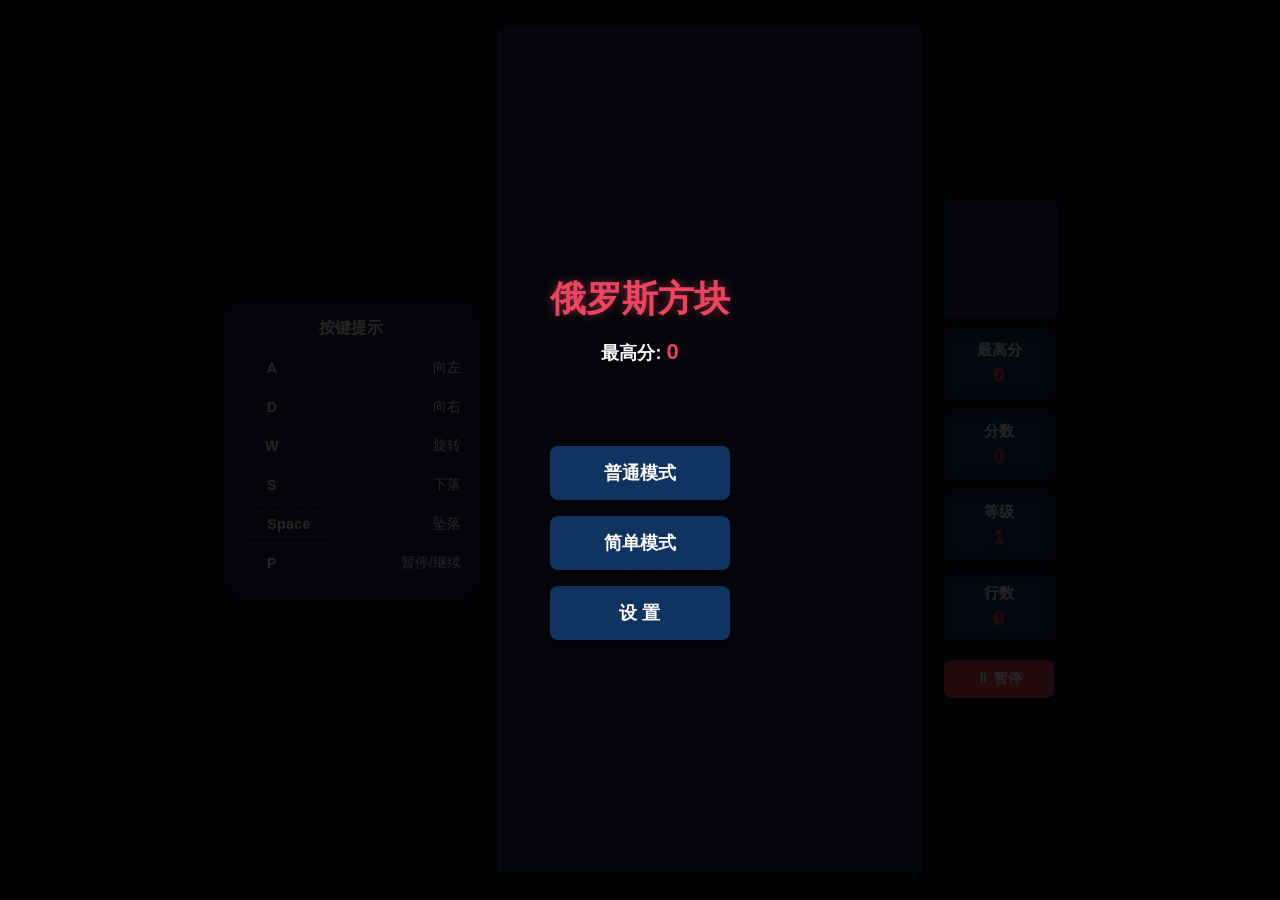
<file: EliminationGame/EliminationGame.html>
<!DOCTYPE html>
<html lang="zh-CN">
<head>
  <meta charset="UTF-8" />
  <meta name="viewport" content="width=device-width, initial-scale=1.0, maximum-scale=1.0, user-scalable=no" />
  <title>俄罗斯方块</title>
  <style>
    :root{
      --bg: #1a1a2e; --panel: #16213e; --panel2: #0f3460;
      --accent: #e94560; --grid: #2a3b5c; --text: #fff;
    }
    body {
      margin: 0; padding: 0; background-color: var(--bg); color: var(--text);
      font-family: 'Segoe UI', Tahoma, Geneva, Verdana, sans-serif;
      touch-action: none; overflow: hidden; display: flex;
      flex-direction: column; height: 100vh; width: 100vw;
    }
    #game-area {
      flex: 1; display: flex; justify-content: center; align-items: center;
      padding: 10px; box-sizing: border-box; gap: 15px; position: relative;
    }
    canvas {
      background-color: var(--panel); border: 2px solid var(--panel2);
      border-radius: 4px; box-shadow: 0 0 15px rgba(0, 0, 0, 0.5);
    }
    @keyframes dropShake {
      0%, 100% { transform: translateY(0); }
      25% { transform: translateY(8px); }
      50% { transform: translateY(-4px); }
      75% { transform: translateY(2px); }
    }
    .shake { animation: dropShake 0.15s ease-out; }
    #ui-panel { display: flex; flex-direction: column; gap: 12px; width: 80px; }
    .info-box {
      background-color: var(--panel2); padding: 8px 4px; border-radius: 8px;
      text-align: center; font-size: 13px; font-weight: bold;
      box-shadow: inset 0 0 10px rgba(0,0,0,0.5);
    }
    .info-box span {
      display: block; font-size: 16px; color: var(--accent); margin-top: 4px;
      text-shadow: 0 0 5px rgba(233, 69, 96, 0.5); word-break: break-all;
    }
    #next-canvas { width: 100%; }
    .action-btn {
      background-color: var(--accent); color: white; border: none; border-radius: 8px;
      padding: 10px 5px; font-size: 14px; font-weight: bold;
      box-shadow: 0 4px 6px rgba(0,0,0,0.3); cursor: pointer; margin-top: 5px;
    }
    .action-btn:active { transform: translateY(2px); box-shadow: 0 2px 3px rgba(0,0,0,0.3); }
    
    #controls {
      height: 180px; display: grid; grid-template-columns: repeat(4, 1fr);
      grid-template-rows: 1fr 1fr; gap: 10px; padding: 15px;
      background-color: var(--panel); border-top: 2px solid var(--panel2);
      padding-bottom: max(15px, env(safe-area-inset-bottom));
    }
    .btn {
      background-color: var(--panel2); border: none; border-radius: 12px;
      color: var(--text); font-size: 24px; font-weight: bold;
      display: flex; justify-content: center; align-items: center; user-select: none;
      -webkit-tap-highlight-color: transparent; box-shadow: 0 4px 6px rgba(0,0,0,0.3);
      transition: transform 0.1s, background-color 0.1s; cursor: pointer;
    }
    .btn:active, .btn.active {
      background-color: var(--accent); transform: translateY(2px); box-shadow: 0 2px 3px rgba(0,0,0,0.3);
    }
    #btn-left { grid-column: 1; grid-row: 1 / span 2; }
    #btn-right { grid-column: 4; grid-row: 1 / span 2; }
    #btn-rotate { grid-column: 2 / span 2; grid-row: 1; }
    #btn-down { grid-column: 2; grid-row: 2; font-size: 20px;}
    #btn-hard { grid-column: 3; grid-row: 2; font-size: 20px;}

    .overlay {
      position: absolute; inset: 0; background: rgba(0,0,0,0.85); display: flex;
      flex-direction: column; justify-content: center; align-items: center; z-index: 10;
    }
    .menu-wrapper { position: relative; width: 280px; height: 380px; }
    #overlay-settings .menu-wrapper, #overlay-pause .menu-wrapper { height: 440px; }
    .menu-header {
      position: absolute; top: 0; left: 0; width: 100%; height: 120px;
      display: flex; flex-direction: column; justify-content: center; align-items: center;
    }
    .menu-header h1 {
      color: var(--accent); margin: 0; font-size: 36px; text-shadow: 0 0 10px rgba(233, 69, 96, 0.5); text-align: center;
    }
    .menu-high-score-text {
      color: var(--text); font-size: 18px; margin: 15px 0 0 0; font-weight: bold; text-shadow: 0 0 5px rgba(0,0,0,0.5);
    }
    .menu-high-score-text span { color: var(--accent); font-size: 22px; }
    .menu-buttons {
      position: absolute; bottom: 0; left: 0; width: 100%; display: flex; flex-direction: column; align-items: center; gap: 16px;
    }
    .overlay button {
      padding: 15px 20px; font-size: 18px; background-color: var(--accent); color: white;
      border: none; border-radius: 8px; font-weight: bold; margin: 0; width: 180px;
      cursor: pointer; box-shadow: 0 4px 6px rgba(0,0,0,0.4); transition: transform 0.1s, background-color 0.2s;
    }
    .overlay button:active { transform: translateY(2px); }
    .overlay button.secondary { background-color: var(--panel2); }

    .setting-item {
      width: 220px; background-color: var(--panel2); border-radius: 8px; padding: 15px 20px;
      box-sizing: border-box; display: flex; flex-direction: column; gap: 10px; box-shadow: 0 4px 6px rgba(0,0,0,0.4);
    }
    .setting-header { display: flex; justify-content: space-between; align-items: center; font-size: 16px; font-weight: bold; }
    .setting-item input[type=range] { -webkit-appearance: none; width: 100%; background: transparent; }
    .setting-item input[type=range]:focus { outline: none; }
    .setting-item input[type=range]::-webkit-slider-runnable-track { width: 100%; height: 6px; cursor: pointer; background: var(--grid); border-radius: 3px; }
    .setting-item input[type=range]::-webkit-slider-thumb { height: 16px; width: 16px; border-radius: 50%; background: var(--accent); cursor: pointer; -webkit-appearance: none; margin-top: -5px; box-shadow: 0 0 5px rgba(0,0,0,0.5); }
    
    .toggle-row { display: flex; justify-content: space-between; align-items: center; font-size: 16px; font-weight: bold; }
    .toggle-row span.status { color: var(--accent); background: rgba(0,0,0,0.3); padding: 2px 10px; border-radius: 4px; cursor: pointer; user-select: none; }
    .toggle-row.off span.status { color: #aaa; }

    .score-display {
      text-align: center; background: rgba(15, 52, 96, 0.6); padding: 20px 0; border-radius: 12px;
      border: 1px solid var(--panel2); box-shadow: inset 0 0 15px rgba(0,0,0,0.3); width: 100%; box-sizing: border-box;
    }
    .score-display p { margin: 0; font-size: 22px; font-weight: bold; }
    .score-display .final-score { color: #fff; font-size: 28px; }

    @keyframes pulse { from { transform: scale(1); box-shadow: 0 0 5px #ffd700; } to { transform: scale(1.1); box-shadow: 0 0 15px #ffd700; } }
    #new-record-badge { display: none; background: #ffd700; color: #000; padding: 2px 6px; border-radius: 6px; font-size: 14px; margin-left: 10px; vertical-align: middle; animation: pulse 0.8s infinite alternate; }
    
    #pc-hints {
      display: none; width: 220px; background: rgba(15, 52, 96, 0.35); border: 1px solid rgba(15, 52, 96, 0.9);
      border-radius: 12px; padding: 14px; box-shadow: inset 0 0 10px rgba(0,0,0,0.35); backdrop-filter: blur(6px);
    }
    #pc-hints h3{ margin: 0 0 10px 0; font-size: 16px; color: #fff; text-align: center; }
    .hint-row{ display: flex; justify-content: space-between; align-items: center; padding: 6px 0; border-bottom: 1px dashed rgba(255,255,255,0.15); font-size: 14px; }
    .hint-row:last-child{ border-bottom: none; }
    .keycap{
      display: inline-flex; align-items: center; justify-content: center; min-width: 44px; padding: 4px 8px;
      border-radius: 8px; background: rgba(22,33,62,0.9); border: 1px solid rgba(255,255,255,0.12);
      box-shadow: 0 3px 6px rgba(0,0,0,0.25); font-weight: 800; letter-spacing: 0.5px;
    }
    .keycap.space{ min-width: 78px; }

    @media (hover: hover) and (pointer: fine) and (min-width: 900px) {
      #controls{ display: none; } #pc-hints{ display: block; }
      #game-area{ gap: 22px; padding: 22px; } #ui-panel{ width: 110px; gap: 15px; }
      .info-box{ font-size: 15px; padding: 10px 5px;} .info-box span{ font-size: 20px; }
    }
  </style>
</head>
<body>

  <div id="game-area">
    <div id="pc-hints" aria-hidden="true">
      <h3>按键提示</h3>
      <div class="hint-row"><span class="keycap">A</span><span>向左</span></div>
      <div class="hint-row"><span class="keycap">D</span><span>向右</span></div>
      <div class="hint-row"><span class="keycap">W</span><span>旋转</span></div>
      <div class="hint-row"><span class="keycap">S</span><span>下落</span></div>
      <div class="hint-row"><span class="keycap space">Space</span><span>坠落</span></div>
      <div class="hint-row"><span class="keycap">P</span><span>暂停/继续</span></div>
    </div>
    <canvas id="board"></canvas>
    <div id="ui-panel">
      <canvas id="next-canvas"></canvas>
      <div class="info-box">最高分 <span id="ui-high-score">0</span></div>
      <div class="info-box">分数 <span id="score">0</span></div>
      <div class="info-box">等级 <span id="level">1</span></div>
      <div class="info-box">行数 <span id="lines">0</span></div>
      <button class="action-btn" id="pause-btn">⏸ 暂停</button>
    </div>

    <div id="overlayStart" class="overlay">
      <div class="menu-wrapper">
        <div class="menu-header"><h1>俄罗斯方块</h1><p class="menu-high-score-text">最高分: <span id="menu-high-score">0</span></p></div>
        <div class="menu-buttons">
          <button id="start-normal-btn" class="secondary">普通模式</button>
          <button id="start-easy-btn" class="secondary">简单模式</button>
          <button id="settings-btn" class="secondary">设 置</button>
        </div>
      </div>
    </div>

    <div id="overlaySettings" class="overlay" style="display: none;">
      <div class="menu-wrapper">
        <div class="menu-header"><h1>设置</h1></div>
        <div class="menu-buttons">
          <div class="setting-item"><div class="setting-header"><span>音乐</span><span id="bgm-val">100%</span></div><input type="range" id="bgm-slider" min="0" max="100" value="100"></div>
          <div class="setting-item"><div class="setting-header"><span>音效</span><span id="sfx-val">100%</span></div><input type="range" id="sfx-slider" min="0" max="100" value="100"></div>
          <div class="setting-item"><div class="toggle-row" id="toggle-grid-row"><span>网格</span><span class="status" id="grid-status">开</span></div></div>
          <button id="menu-btn-settings">返 回</button> 
        </div>
      </div>
    </div>

    <div id="overlayPause" class="overlay" style="display: none;">
      <div class="menu-wrapper">
        <div class="menu-header"><h1>游戏暂停</h1></div>
        <div class="menu-buttons">
          <button id="resume-btn" class="secondary">继续游戏</button>
          <button id="restart-btn" class="secondary">重新开始</button>
          <button id="pause-settings-btn" class="secondary">设 置</button> 
          <button id="menu-btn-pause">返回菜单</button>
        </div>
      </div>
    </div>

    <div id="overlayGameover" class="overlay" style="display: none;">
      <div class="menu-wrapper" style="height: 400px;">
        <div class="menu-header" style="height: 100px;"><h1>游戏结束</h1></div>
        <div class="score-display" style="position: absolute; top: 120px;">
          <p class="final-score">得分: <span id="final-score-val">0</span><span id="new-record-badge">新纪录!</span></p>
        </div>
        <div class="menu-buttons">
          <button id="retry-btn" class="secondary">再来一局</button>
          <button id="menu-btn-gameover">返回菜单</button>
        </div>
      </div>
    </div>
  </div>

  <div id="controls">
    <div class="btn" id="btn-left">◀</div><div class="btn" id="btn-rotate">↻ 旋转</div>
    <div class="btn" id="btn-down">▼ 下落</div><div class="btn" id="btn-hard">⏬ 坠落</div><div class="btn" id="btn-right">▶</div>
  </div>

  <script>
    // ======= DOM 缓存机制 =======
    const els = {
      canvas: document.getElementById('board'), nextCanvas: document.getElementById('next-canvas'),
      score: document.getElementById('score'), level: document.getElementById('level'), lines: document.getElementById('lines'),
      uiHighScore: document.getElementById('ui-high-score'), menuHighScore: document.getElementById('menu-high-score'),
      finalScore: document.getElementById('final-score-val'), recordBadge: document.getElementById('new-record-badge'),
      overlayStart: document.getElementById('overlayStart'), overlaySettings: document.getElementById('overlaySettings'),
      overlayPause: document.getElementById('overlayPause'), overlayGameover: document.getElementById('overlayGameover'),
      bgmSlider: document.getElementById('bgm-slider'), bgmVal: document.getElementById('bgm-val'),
      sfxSlider: document.getElementById('sfx-slider'), sfxVal: document.getElementById('sfx-val'),
      toggleGridRow: document.getElementById('toggle-grid-row'), gridStatus: document.getElementById('grid-status')
    };
    const ctx = els.canvas.getContext('2d');
    const nextCtx = els.nextCanvas.getContext('2d');

    // ======= 常量与初始状态 =======
    const COLS = 10, ROWS = 20;
    let BLOCK_SIZE = 20;
    const COLORS = [null, '#00E5FF', '#2962FF', '#FF6D00', '#FFD600', '#00E676', '#D500F9', '#FF1744'];
    const SHAPES = [
      [],
      [[0, 0, 0, 0], [1, 1, 1, 1], [0, 0, 0, 0], [0, 0, 0, 0]],
      [[2, 0, 0], [2, 2, 2], [0, 0, 0]], [[0, 0, 3], [3, 3, 3], [0, 0, 0]],
      [[4, 4], [4, 4]], [[0, 5, 5], [5, 5, 0], [0, 0, 0]],
      [[0, 6, 0], [6, 6, 6], [0, 0, 0]], [[7, 7, 0], [0, 7, 7], [0, 0, 0]]
    ];

    let board = [], piece = null, nextPiece = null;
    let score = 0, lines = 0, level = 1, currentHighScore = 0;
    let dropCounter = 0, dropInterval = 1000, lastTime = 0, reqAnimId = null;
    let gameOver = false, isPaused = false, gameMode = 'normal', previousMenu = 'overlayStart';
    let isClearing = false, clearAnim = { rows: [], start: 0, phase: 0 };
    let bag = [];

    let bgmVolume = +(localStorage.getItem('tetrisBgmVol') ?? 1);
    let sfxVolume = +(localStorage.getItem('tetrisSfxVol') ?? 1);
    let gridEnabled = localStorage.getItem('tetrisGrid') !== 'false';
    const IS_PC = matchMedia('(hover: hover) and (pointer: fine)').matches;

    const blockCaches = [], ghostCaches = [];
    let singleGhostCache = null;

    // ======= 极速零延迟音乐系统（Blob 内存预加载 + 双重缓冲） =======
    const bgmPlaylist = ["Ripples in the Matrix.mp3", "Soothing Cubes.mp3", "Dream of Blocks.mp3", "Critical Mass.mp3", "Rhythm of Lines.mp3"];
    const cachedUrls = [...bgmPlaylist]; // 存储真实的或被内存化的链接
    let currentBgmIndex = 0, activePlayerIndex = 0;
    const audioPlayers = [new Audio(), new Audio()];

    // 静默把网络mp3下载为Blob，后续提取播放实现0网络请求绝对无缝
    const prefetchBgm = index => {
      if (cachedUrls[index].startsWith('blob:')) return Promise.resolve(cachedUrls[index]);
      return fetch(bgmPlaylist[index]).then(r => r.blob()).then(blob => {
        return cachedUrls[index] = URL.createObjectURL(blob);
      }).catch(() => cachedUrls[index]); // 失败则保留原URL
    };

    audioPlayers.forEach(p => {
      p.preload = 'auto';
      p.addEventListener('ended', () => {
        activePlayerIndex ^= 1;
        currentBgmIndex = (currentBgmIndex + 1) % bgmPlaylist.length;
        
        // 此刻的下一首歌已经被100%下载为Blob在内存里，无缝触发
        const next = audioPlayers[activePlayerIndex];
        next.currentTime = 0; 
        next.play().catch(e => console.log(e));
        
        // 播这首歌的同时，去预加载下下首
        const nextNextIndex = (currentBgmIndex + 1) % bgmPlaylist.length;
        const standby = audioPlayers[activePlayerIndex ^ 1];
        prefetchBgm(nextNextIndex).then(url => {
          standby.src = url; standby.load();
        });
      });
    });

    const getActiveAudio = () => audioPlayers[activePlayerIndex];

    function startRandomBgm() {
      audioPlayers.forEach(p => p.pause());
      currentBgmIndex = Math.floor(Math.random() * bgmPlaylist.length);
      activePlayerIndex = 0;
      
      const active = audioPlayers[0], standby = audioPlayers[1];
      // 刚开局不等待，有啥播啥（如果是第一次玩就网络推流播放）
      active.src = cachedUrls[currentBgmIndex]; active.currentTime = 0;
      active.play().catch(e => console.log(e));
      
      // 让后台静默预先把当前和下一首载入 Blob 内存，确保以后循环时绝对无卡顿
      const nextIndex = (currentBgmIndex + 1) % bgmPlaylist.length;
      prefetchBgm(nextIndex).then(url => { standby.src = url; standby.load(); });
      prefetchBgm(currentBgmIndex); 
    }

    // ===== 音效 =====
    let audioCtx = null;
    const initAudio = () => { if (!audioCtx) audioCtx = new (window.AudioContext || window.webkitAudioContext)(); if (audioCtx.state === 'suspended') audioCtx.resume(); };
    function playTone(freq, type, duration, baseVol = 0.1) {
      if (sfxVolume <= 0) return;
      initAudio();
      const osc = audioCtx.createOscillator(), gain = audioCtx.createGain(), now = audioCtx.currentTime;
      osc.type = type; osc.frequency.setValueAtTime(freq, now);
      gain.gain.setValueAtTime(baseVol * sfxVolume ** 2, now);
      gain.gain.exponentialRampToValueAtTime(0.001, now + duration);
      osc.connect(gain); gain.connect(audioCtx.destination);
      osc.start(); osc.stop(now + duration);
    }
    const SFX = {
      move: () => playTone(800, 'sine', 0.05, 0.08),
      rotate: () => { playTone(600, 'triangle', 0.05, 0.1); setTimeout(() => playTone(900, 'triangle', 0.08, 0.1), 30); },
      lock: () => {
        if (sfxVolume <= 0) return; initAudio();
        const osc = audioCtx.createOscillator(), gain = audioCtx.createGain(), now = audioCtx.currentTime;
        osc.frequency.setValueAtTime(400, now); osc.frequency.exponentialRampToValueAtTime(1200, now + 0.07);
        gain.gain.setValueAtTime(0.12 * sfxVolume ** 2, now); gain.gain.exponentialRampToValueAtTime(0.0001, now + 0.1);
        osc.connect(gain); gain.connect(audioCtx.destination); osc.start(); osc.stop(now + 0.1);
      },
      clear: () => [523.25, 659.25, 783.99, 1046.50].forEach((f, i) => setTimeout(() => playTone(f, 'sine', 0.3, 0.15), i * 40))
    };

    // ======= 核心渲染预处理与 UI 更新 =======
    const updateUI = () => {
      els.score.innerText = score; els.level.innerText = level; els.lines.innerText = lines;
    };
    const showOverlay = id => ['overlayStart', 'overlaySettings', 'overlayPause', 'overlayGameover']
      .forEach(k => els[k].style.display = (k === id ? 'flex' : 'none'));

    function applySettings() {
      audioPlayers.forEach(p => p.volume = bgmVolume ** 2);
      els.bgmSlider.value = Math.round(bgmVolume * 100); els.bgmVal.innerText = `${els.bgmSlider.value}%`;
      els.sfxSlider.value = Math.round(sfxVolume * 100); els.sfxVal.innerText = `${els.sfxSlider.value}%`;
      els.toggleGridRow.classList.toggle('off', !gridEnabled); els.gridStatus.innerText = gridEnabled ? '开' : '关';
    }

    function draw3DBlock(context, x, y, size, color, alpha = 1, scale = 1) {
      const padding = 1, actSize = (size - padding * 2) * scale, edge = Math.max(2, actSize * 0.15);
      const px = x + padding + ((size - padding * 2) - actSize) / 2, py = y + padding + ((size - padding * 2) - actSize) / 2;
      context.save(); context.globalAlpha = alpha; context.fillStyle = color; context.fillRect(px, py, actSize, actSize);
      context.fillStyle = 'rgba(255,255,255,0.4)'; context.beginPath(); context.moveTo(px, py); context.lineTo(px + actSize, py); context.lineTo(px + actSize - edge, py + edge); context.lineTo(px + edge, py + edge); context.fill();
      context.fillStyle = 'rgba(255,255,255,0.2)'; context.beginPath(); context.moveTo(px, py); context.lineTo(px + edge, py + edge); context.lineTo(px + edge, py + actSize - edge); context.lineTo(px, py + actSize); context.fill();
      context.fillStyle = 'rgba(0,0,0,0.2)'; context.beginPath(); context.moveTo(px + actSize, py); context.lineTo(px + actSize, py + actSize); context.lineTo(px + actSize - edge, py + actSize - edge); context.lineTo(px + actSize - edge, py + edge); context.fill();
      context.fillStyle = 'rgba(0,0,0,0.4)'; context.beginPath(); context.moveTo(px, py + actSize); context.lineTo(px + actSize, py + actSize); context.lineTo(px + actSize - edge, py + actSize - edge); context.lineTo(px + edge, py + actSize - edge); context.fill();
      context.fillStyle = 'rgba(255,255,255,0.25)'; context.fillRect(px + edge, py + edge, actSize - edge * 2, (actSize - edge * 2) * 0.4);
      context.strokeStyle = 'rgba(0,0,0,0.55)'; context.lineWidth = 1; context.strokeRect(px, py, actSize, actSize); context.restore();
    }

    function buildCaches(size, dpr) {
      const actSize = size * dpr;
      for (let i = 1; i < COLORS.length; i++) {
        const bc = document.createElement('canvas'); bc.width = bc.height = actSize;
        const bCtx = bc.getContext('2d'); bCtx.scale(dpr, dpr); draw3DBlock(bCtx, 0, 0, size, COLORS[i]); blockCaches[i] = bc;
      }
      const gc = document.createElement('canvas'); gc.width = gc.height = actSize;
      const gCtx = gc.getContext('2d'); gCtx.scale(dpr, dpr); const pad = 1;
      gCtx.strokeStyle = 'rgba(255,255,255,0.2)'; gCtx.lineWidth = 2; gCtx.strokeRect(pad, pad, size - pad*2, size - pad*2);
      gCtx.fillStyle = 'rgba(255,255,255,0.03)'; gCtx.fillRect(pad, pad, size - pad*2, size - pad*2);
      singleGhostCache = gc;
    }

    function resize() {
      const ga = document.getElementById('game-area');
      BLOCK_SIZE = Math.max(12, Math.floor(Math.min(
        (ga.clientWidth - (IS_PC ? 220 + 110 + 74 : 110)) / COLS,
        (ga.clientHeight - (IS_PC ? 44 : 20)) / ROWS
      )));
      const dpr = window.devicePixelRatio || 1; buildCaches(BLOCK_SIZE, dpr);
      
      els.canvas.style.width = `${BLOCK_SIZE * COLS}px`; els.canvas.style.height = `${BLOCK_SIZE * ROWS}px`;
      els.canvas.width = BLOCK_SIZE * COLS * dpr; els.canvas.height = BLOCK_SIZE * ROWS * dpr;
      ctx.setTransform(1, 0, 0, 1, 0, 0); ctx.scale(dpr, dpr);
      
      const nSize = IS_PC ? 110 : 80;
      els.nextCanvas.style.width = els.nextCanvas.style.height = `${nSize}px`;
      els.nextCanvas.width = els.nextCanvas.height = nSize * dpr;
      nextCtx.setTransform(1, 0, 0, 1, 0, 0); nextCtx.scale(dpr, dpr);
      draw(); drawNext();
    }
    window.addEventListener('resize', resize);

    // ======= 核心逻辑 =======
    const rotateMatrix = m => m[0].map((_, i) => m.map(row => row[i]).reverse());
    const checkCollision = (m, pos) => m.some((row, y) => row.some((v, x) => v !== 0 && (board[y + pos.y] && board[y + pos.y][x + pos.x]) !== 0));
    const merge = () => piece.matrix.forEach((r, y) => r.forEach((v, x) => { if (v) board[y + piece.pos.y][x + piece.pos.x] = v; }));
    
    function spawnPiece() {
      if (!bag.length) {
        bag = [1, 2, 3, 4, 5, 6, 7];
        for (let i = 6; i > 0; i--) { const j = Math.random() * (i + 1) | 0; [bag[i], bag[j]] = [bag[j], bag[i]]; }
      }
      const matrix = SHAPES[bag.pop()];
      return { matrix, pos: { x: (COLS / 2 | 0) - (matrix.length / 2 | 0), y: 0 } };
    }

    function applyClearRows(rows) {
      rows.sort((a,b)=>a-b).forEach(y => { board.splice(y, 1); board.unshift(new Array(COLS).fill(0)); });
    }

    // 修复破纪录判定：和本地持久化真实记录对比
    function triggerGameOver() {
      gameOver = true; getActiveAudio().pause(); els.finalScore.innerText = score;
      
      const savedHighScore = +(localStorage.getItem('tetrisHighScore') || 0);
      if (score > savedHighScore && score > 0) { 
        localStorage.setItem('tetrisHighScore', score); 
        els.recordBadge.style.display = 'inline-block'; 
      } else {
        els.recordBadge.style.display = 'none';
      }
      showOverlay('overlayGameover');
    }

    function lockPiece() {
      merge();
      const fullRows = board.reduce((acc, row, y) => { if (row.every(v => v !== 0)) acc.push(y); return acc; }, []);
      if (fullRows.length) {
        isClearing = true; clearAnim = { rows: fullRows, start: performance.now(), phase: 0 }; SFX.clear();
      } else {
        SFX.lock(); piece = nextPiece; nextPiece = spawnPiece(); drawNext();
        if (checkCollision(piece.matrix, piece.pos)) triggerGameOver();
      }
    }

    function playerDrop(isManual = false) {
      if (isPaused || gameOver || isClearing || !piece) return;
      piece.pos.y++;
      if (checkCollision(piece.matrix, piece.pos)) { piece.pos.y--; lockPiece(); } 
      else if (isManual) SFX.move();
      dropCounter = 0;
    }

    function playerHardDrop() {
      if (isPaused || gameOver || isClearing || !piece) return;
      while (!checkCollision(piece.matrix, { ...piece.pos, y: piece.pos.y + 1 })) { piece.pos.y++; score += 2; }
      els.canvas.classList.remove('shake'); void els.canvas.offsetWidth; els.canvas.classList.add('shake');
      
      if (score > currentHighScore) els.uiHighScore.innerText = currentHighScore = score; // 实时更新UI
      
      updateUI(); lockPiece(); dropCounter = 0;
    }

    function playerMove(dir) {
      if (isPaused || gameOver || isClearing || !piece) return;
      piece.pos.x += dir;
      if (checkCollision(piece.matrix, piece.pos)) piece.pos.x -= dir; else SFX.move();
    }

    function playerRotate() {
      if (isPaused || gameOver || isClearing || !piece) return;
      const rotated = rotateMatrix(piece.matrix), x = piece.pos.x; let offset = 1;
      while (checkCollision(rotated, piece.pos)) {
        piece.pos.x += offset; offset = -(offset + (offset > 0 ? 1 : -1));
        if (offset > piece.matrix[0].length) { piece.pos.x = x; return; }
      }
      piece.matrix = rotated; SFX.rotate();
    }

    // ======= 渲染系统 =======
    function drawGrid() {
      if (!gridEnabled) return; 
      ctx.strokeStyle = '#2a3b5c'; ctx.lineWidth = 1; ctx.beginPath();
      for (let i = 0; i <= COLS; i++) { ctx.moveTo(i * BLOCK_SIZE, 0); ctx.lineTo(i * BLOCK_SIZE, ROWS * BLOCK_SIZE); }
      for (let i = 0; i <= ROWS; i++) { ctx.moveTo(0, i * BLOCK_SIZE); ctx.lineTo(COLS * BLOCK_SIZE, i * BLOCK_SIZE); }
      ctx.stroke();
    }

    function drawNext() {
      const s = IS_PC ? 110 : 80; nextCtx.clearRect(0, 0, s, s); if (!nextPiece) return;
      const bw = 20, w = nextPiece.matrix[0].length * bw, h = nextPiece.matrix.length * bw;
      const ox = (s - w) / 2 / bw, oy = (s - h) / 2 / bw;
      nextPiece.matrix.forEach((r, y) => r.forEach((v, x) => { if (v) draw3DBlock(nextCtx, (x + ox) * bw, (y + oy) * bw, bw, COLORS[v]); }));
    }

    function drawBoardWithClearAnim() {
      const { rows, phase: t } = clearAnim, clearingSet = new Set(rows);
      const easeOut = 1 - (1 - t) ** 3, flash = Math.sin(Math.min(1, t * 2) * Math.PI) * 0.35; 
      const alpha = t < 0.55 ? 1 : 1 - (t - 0.55) / 0.45, scale = t < 0.55 ? 1 : (1 - (t - 0.55) / 0.45) * 0.55 + 0.45; 

      board.forEach((row, y) => row.forEach((v, x) => {
        if (!v) return;
        const px = x * BLOCK_SIZE, py = y * BLOCK_SIZE;
        if (!clearingSet.has(y)) { ctx.drawImage(blockCaches[v], px, py, BLOCK_SIZE, BLOCK_SIZE); return; }
        
        const a = Math.max(0, alpha), scaledSize = BLOCK_SIZE * scale, off = (BLOCK_SIZE - scaledSize) / 2;
        ctx.save(); ctx.globalAlpha = a; ctx.drawImage(blockCaches[v], px + off, py + off, scaledSize, scaledSize);
        ctx.globalAlpha = a * 0.55 + flash; ctx.fillStyle = 'rgba(255,255,255,0.85)';
        ctx.fillRect(px + 2, py + 2, BLOCK_SIZE - 4, BLOCK_SIZE - 4); ctx.restore();
      }));

      ctx.save(); ctx.globalAlpha = 0.25 * (1 - easeOut); ctx.fillStyle = 'rgba(255,255,255,0.7)';
      rows.forEach(y => ctx.fillRect(0, y * BLOCK_SIZE + BLOCK_SIZE * 0.35, COLS * BLOCK_SIZE, BLOCK_SIZE * 0.25));
      ctx.restore();
    }

    function draw() {
      ctx.clearRect(0, 0, COLS * BLOCK_SIZE, ROWS * BLOCK_SIZE); drawGrid();
      if (isClearing) { drawBoardWithClearAnim(); } 
      else {
        board.forEach((r, y) => r.forEach((v, x) => { if (v) ctx.drawImage(blockCaches[v], x * BLOCK_SIZE, y * BLOCK_SIZE, BLOCK_SIZE, BLOCK_SIZE); }));
        if (piece) {
          if (gameMode === 'easy') {
            let gy = piece.pos.y; while (!checkCollision(piece.matrix, { x: piece.pos.x, y: gy + 1 })) gy++;
            piece.matrix.forEach((r, y) => r.forEach((v, x) => { if (v) ctx.drawImage(singleGhostCache, (x + piece.pos.x) * BLOCK_SIZE, (y + gy) * BLOCK_SIZE, BLOCK_SIZE, BLOCK_SIZE); }));
          }
          piece.matrix.forEach((r, y) => r.forEach((v, x) => { if (v) ctx.drawImage(blockCaches[v], (x + piece.pos.x) * BLOCK_SIZE, (y + piece.pos.y) * BLOCK_SIZE, BLOCK_SIZE, BLOCK_SIZE); }));
        }
      }
    }

    function update(time = 0) {
      if (gameOver || isPaused || els.overlayStart.style.display !== 'none' || els.overlaySettings.style.display !== 'none') return;
      const dt = time - lastTime; lastTime = time;

      if (isClearing) {
        if ((clearAnim.phase = Math.min(1, (time - clearAnim.start) / 220)) >= 1) {
          const count = clearAnim.rows.length; applyClearRows(clearAnim.rows);
          if (count) {
            lines += count; score += [0, 40, 100, 300, 1200][count] * level; level = (lines / 10 | 0) + 1;
            dropInterval = Math.max(100, 1000 - (level - 1) * 100);
            if (score > currentHighScore) els.uiHighScore.innerText = currentHighScore = score; updateUI(); // 实时更新UI
          }
          isClearing = false; piece = nextPiece; nextPiece = spawnPiece(); drawNext();
          if (checkCollision(piece.matrix, piece.pos)) triggerGameOver();
          dropCounter = 0;
        }
      } else {
        if ((dropCounter += dt) > dropInterval) playerDrop();
      }
      draw(); reqAnimId = requestAnimationFrame(update);
    }

    // ======= 流程控制与输入 =======
    function resetGame() {
      initAudio(); currentHighScore = +(localStorage.getItem('tetrisHighScore') || 0); els.uiHighScore.innerText = els.menuHighScore.innerText = currentHighScore;
      startRandomBgm(); board = Array.from({length: ROWS}, () => new Array(COLS).fill(0));
      score = lines = dropCounter = 0; level = 1; dropInterval = 1000; bag = [];
      updateUI(); piece = spawnPiece(); nextPiece = spawnPiece(); drawNext();
      gameOver = isPaused = isClearing = false; lastTime = performance.now();
      showOverlay(null); if (reqAnimId) cancelAnimationFrame(reqAnimId); update();
    }

    function returnToMenu() {
      isPaused = true; if (reqAnimId) cancelAnimationFrame(reqAnimId); getActiveAudio().pause();
      els.menuHighScore.innerText = currentHighScore = +(localStorage.getItem('tetrisHighScore') || 0);
      board = Array.from({length: ROWS}, () => new Array(COLS).fill(0)); piece = null; draw(); showOverlay('overlayStart');
    }
    const resumeGame = () => { initAudio(); isPaused = false; getActiveAudio().play().catch(e=>e); showOverlay(null); lastTime = performance.now(); update(); };
    const togglePause = () => { if (gameOver || els.overlayStart.style.display !== 'none' || els.overlaySettings.style.display !== 'none') return; isPaused = true; getActiveAudio().pause(); showOverlay('overlayPause'); if (reqAnimId) cancelAnimationFrame(reqAnimId); };

    // 绑定交互
    [['start-normal-btn', () => { gameMode = 'normal'; resetGame(); }], ['start-easy-btn', () => { gameMode = 'easy'; resetGame(); }],
     ['settings-btn', () => { previousMenu = 'overlayStart'; showOverlay('overlaySettings'); applySettings(); }],
     ['pause-settings-btn', () => { previousMenu = 'overlayPause'; showOverlay('overlaySettings'); applySettings(); }],
     ['menu-btn-settings', () => { showOverlay(previousMenu); if (previousMenu === 'overlayStart') draw(); }],
     ['resume-btn', resumeGame], ['restart-btn', resetGame], ['menu-btn-pause', returnToMenu], ['retry-btn', resetGame], ['menu-btn-gameover', returnToMenu], ['pause-btn', togglePause]
    ].forEach(([id, fn]) => { const el = document.getElementById(id); el.onclick = fn; el.ontouchstart = e => { e.preventDefault(); fn(); }; });

    els.bgmSlider.oninput = e => { bgmVolume = e.target.value / 100; audioPlayers.forEach(p => p.volume = bgmVolume ** 2); els.bgmVal.innerText = `${e.target.value}%`; localStorage.setItem('tetrisBgmVol', bgmVolume); };
    els.sfxSlider.oninput = e => { sfxVolume = e.target.value / 100; els.sfxVal.innerText = `${e.target.value}%`; localStorage.setItem('tetrisSfxVol', sfxVolume); if (Date.now() - (els.sfxSlider.l || 0) > 100) { initAudio(); playPop(); els.sfxSlider.l = Date.now(); } };
    els.toggleGridRow.onclick = () => { gridEnabled = !gridEnabled; localStorage.setItem('tetrisGrid', gridEnabled); applySettings(); };

    const bindBtn = (id, action, continuous = false) => {
      const btn = document.getElementById(id); let tmr, itmr;
      const trig = e => { if(e) e.preventDefault(); if(gameOver||isPaused) return; initAudio(); action(); btn.classList.add('active'); };
      const rel = e => { if(e) e.preventDefault(); btn.classList.remove('active'); clearTimeout(tmr); clearInterval(itmr); };
      btn.ontouchstart = e => { trig(e); if(continuous) tmr = setTimeout(() => itmr = setInterval(action, 80), 200); };
      btn.onmousedown = e => { trig(e); if(continuous) tmr = setTimeout(() => itmr = setInterval(action, 80), 200); };
      btn.ontouchend = btn.ontouchcancel = btn.onmouseup = btn.onmouseleave = rel;
    };
    bindBtn('btn-left', () => playerMove(-1), true); bindBtn('btn-right', () => playerMove(1), true);
    bindBtn('btn-down', () => playerDrop(true), true); bindBtn('btn-rotate', playerRotate); bindBtn('btn-hard', playerHardDrop);

    document.addEventListener('keydown', e => {
      if (els.overlayStart.style.display !== 'none' && (e.code === 'Space' || e.key === 'Enter')) { e.preventDefault(); gameMode = 'normal'; resetGame(); return; }
      if (els.overlaySettings.style.display !== 'none' || gameOver) return;
      if (isPaused) { if (['p', 'P', 'Escape', 'Enter'].includes(e.key)) { e.preventDefault(); resumeGame(); } return; }
      if (isClearing) return; initAudio(); if (e.code === 'Space') e.preventDefault();
      const k = e.key.toLowerCase();
      if (k === 'a' || k === 'arrowleft') playerMove(-1); else if (k === 'd' || k === 'arrowright') playerMove(1);
      else if (k === 'w' || k === 'arrowup') playerRotate(); else if (k === 's' || k === 'arrowdown') playerDrop(true);
      else if (e.code === 'Space') playerHardDrop(); else if (k === 'p') { e.preventDefault(); togglePause(); }
    });

    currentHighScore = +(localStorage.getItem('tetrisHighScore') || 0);
    els.menuHighScore.innerText = currentHighScore;
    applySettings(); board = Array.from({length: ROWS}, () => new Array(COLS).fill(0)); resize();
  </script>
</body>
</html>
</file>
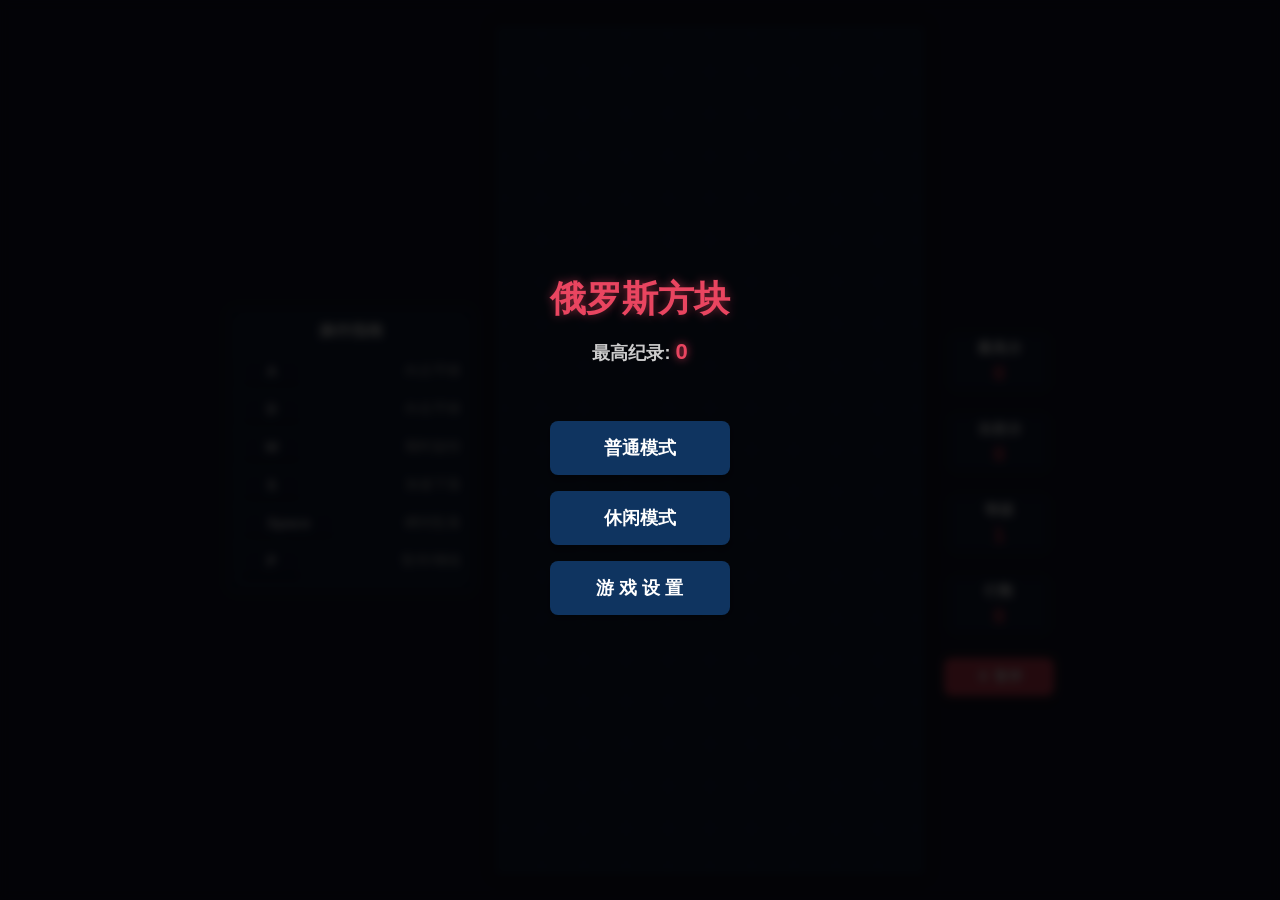
<file: EliminationGame/test.html>
<!DOCTYPE html>
<html lang="zh-CN">
<head>
  <meta charset="UTF-8" />
  <meta name="viewport" content="width=device-width, initial-scale=1.0, maximum-scale=1.0, user-scalable=no" />
  <title>俄罗斯方块</title>
  <style>
    /* 基础/经典主题变量 */
    :root { 
      --bg: #1a1a2e; --panel: #16213e; --panel2: #0f3460; --accent: #e94560; --grid: #2a3b5c; --text: #fff; 
      --canvas-bg: var(--panel); --canvas-border: var(--panel2); --canvas-shadow: 0 0 15px rgba(0, 0, 0, 0.5);
      --info-color: var(--accent); --info-shadow: 0 0 5px rgba(233, 69, 96, 0.5);
      --menu-bg: rgba(0,0,0,0.85); --menu-wrap-bg: transparent; --menu-wrap-border: none; --menu-wrap-shadow: none; --menu-backdrop: none;
      --btn-bg: var(--accent); --btn-border: none; --btn-shadow: 0 4px 6px rgba(0,0,0,0.3);
      --title-shadow: 0 0 10px rgba(233, 69, 96, 0.5); --title-color: var(--accent);
      --hint-bg: rgba(15, 52, 96, 0.35); --hint-border: rgba(15, 52, 96, 0.9);
      --font-base: 'Segoe UI', Tahoma, sans-serif;
    }
    
    /* 霓虹赛博朋克主题变量 */
    body[data-theme="neon"] {
      --bg: #0a0a10; --panel: rgba(15, 30, 50, 0.6); --panel2: rgba(25, 45, 75, 0.8); --neon: #00F0FF;
      --canvas-bg: rgba(10, 15, 25, 0.7); --canvas-border: rgba(0, 240, 255, 0.25); --canvas-shadow: 0 0 25px rgba(0, 0, 0, 0.8), inset 0 0 20px rgba(0, 240, 255, 0.15);
      --info-color: var(--neon); --info-shadow: 0 0 8px rgba(0, 240, 255, 0.6);
      --menu-bg: rgba(5, 5, 10, 0.85); --menu-wrap-bg: rgba(10, 20, 35, 0.85); --menu-wrap-border: 1px solid rgba(0, 240, 255, 0.3); --menu-wrap-shadow: 0 15px 40px rgba(0,0,0,0.9), inset 0 0 25px rgba(0, 240, 255, 0.1); --menu-backdrop: blur(12px);
      --btn-bg: linear-gradient(135deg, var(--accent), #b22c45); --btn-border: 1px solid rgba(255,255,255,0.3); --btn-shadow: 0 6px 12px rgba(0,0,0,0.4);
      --title-shadow: 0 0 10px var(--neon), 0 0 20px var(--neon); --title-color: #fff;
      --hint-bg: var(--panel); --hint-border: rgba(0,240,255,0.15);
    }

    /* 阳光治愈系主题变量 */
    body[data-theme="sunny"] {
      --bg: #fdf6e3; --panel: rgba(255, 255, 255, 0.7); --panel2: #fae3d9; --accent: #eca586; --grid: #eaddd7; --text: #5c4f4f;
      --canvas-bg: #fffbf0; --canvas-border: #fae3d9; --canvas-shadow: 0 4px 15px rgba(210, 190, 180, 0.3);
      --info-color: #d88a6d; --info-shadow: none;
      --menu-bg: rgba(253, 246, 227, 0.85); --menu-wrap-bg: #fff; --menu-wrap-border: 2px solid #fae3d9; --menu-wrap-shadow: 0 10px 30px rgba(210, 190, 180, 0.2); --menu-backdrop: blur(10px);
      --btn-bg: #eca586; --btn-border: none; --btn-shadow: 0 4px 10px rgba(236, 165, 134, 0.4);
      --title-shadow: none; --title-color: #d88a6d;
      --hint-bg: rgba(255,255,255,0.9); --hint-border: #fae3d9;
    }

    /* 水墨中国风主题变量 */
    body[data-theme="ink"] {
      --bg: #f4eedb; 
      --panel: rgba(244, 238, 219, 0.6); 
      --panel2: rgba(139, 90, 43, 0.1); 
      --accent: #c02c38; 
      --grid: rgba(139, 90, 43, 0.3); 
      --text: #2c2c2c;
      --canvas-bg: rgba(255, 253, 246, 0.7); 
      --canvas-border: #8b5a2b; 
      --canvas-shadow: 0 5px 25px rgba(0, 0, 0, 0.05);
      --info-color: #111; --info-shadow: none;
      --menu-bg: rgba(244, 238, 219, 0.85); 
      --menu-wrap-bg: #fdfaf2; 
      --menu-wrap-border: 1px solid #8b5a2b; 
      --menu-wrap-shadow: 0 15px 35px rgba(0, 0, 0, 0.15); 
      --menu-backdrop: blur(4px);
      --btn-bg: transparent; --btn-border: 1px solid #8b5a2b; --btn-shadow: none;
      --title-shadow: none; --title-color: #2c2c2c;
      --hint-bg: rgba(253, 250, 242, 0.95); --hint-border: #c9b89f;
      --font-base: 'STKaiti', 'KaiTi', 'SimSun', 'Georgia', serif; 
    }

    body { margin: 0; padding: 0; background: var(--bg); color: var(--text); font-family: var(--font-base); touch-action: none; overflow: hidden; display: flex; flex-direction: column; height: 100vh; width: 100vw; transition: background 0.5s;}
    button, input, select { font-family: var(--font-base); transition: 0.3s; }
    
    body[data-theme="neon"] { background: radial-gradient(circle at 50% 30%, #1f2235 0%, var(--bg) 100%); }
    body[data-theme="neon"]::after { content: ""; position: absolute; inset: 0; background: repeating-linear-gradient(0deg, rgba(0,0,0,0.15) 0px, rgba(0,0,0,0.15) 1px, transparent 1px, transparent 2px); pointer-events: none; z-index: 999; opacity: 0.6; }
    body[data-theme="sunny"] { background: linear-gradient(135deg, #fdf6e3 0%, #fae3d9 100%); }

    /* 水墨背景肌理 */
    .ink-overlay { display: none; position: absolute; inset: 0; pointer-events: none; z-index: 0; }
    body[data-theme="ink"] .ink-overlay { 
      display: block; 
      background: radial-gradient(circle at center, transparent 30%, rgba(139, 90, 43, 0.1) 100%);
    }
    body[data-theme="ink"] .ink-overlay::after { 
      content: ""; position: absolute; inset: 0;
      background: url('data:image/svg+xml;utf8,<svg viewBox="0 0 200 200" xmlns="http://www.w3.org/2000/svg"><filter id="noise"><feTurbulence type="fractalNoise" baseFrequency="0.85" numOctaves="3" stitchTiles="stitch"/></filter><rect width="100%" height="100%" filter="url(%23noise)" opacity="0.12"/></svg>');
      mix-blend-mode: multiply; opacity: 0.7; pointer-events: none;
    }

    #game-area { flex: 1; display: flex; justify-content: center; align-items: center; padding: 10px; box-sizing: border-box; gap: 15px; position: relative; z-index: 1; }
    
    /* 多图层容器优化：将样式赋给容器，使 Canvas 本身变为透明图层 */
    #canvas-container {
      position: relative;
      background: var(--canvas-bg); 
      backdrop-filter: blur(8px); 
      border: 2px solid var(--canvas-border); 
      border-radius: 4px; 
      box-shadow: var(--canvas-shadow); 
      transition: 0.3s;
      overflow: hidden;
    }
    body[data-theme="ink"] #canvas-container { border-radius: 0; box-shadow: inset 0 0 10px rgba(139, 90, 43, 0.1); border-width: 1px; }
    
    #canvas-container canvas {
      position: absolute; top: 0; left: 0; width: 100%; height: 100%;
      background: transparent; border: none; box-shadow: none;
    }
    #bg-canvas { z-index: 1; }
    #board { z-index: 2; }
    #fx-canvas { z-index: 3; pointer-events: none; }

    @keyframes dropShake { 0%, 100% { transform: translateY(0); } 25% { transform: translateY(8px); } 50% { transform: translateY(-4px); } 75% { transform: translateY(2px); } }
    .shake { animation: dropShake 0.15s ease-out; }
    
    #ui-panel { display: flex; flex-direction: column; gap: 12px; width: 80px; }
    .info-box { background: var(--panel); backdrop-filter: blur(5px); padding: 8px 4px; border-radius: 8px; text-align: center; font-size: 13px; font-weight: bold; box-shadow: inset 0 0 10px rgba(0,0,0,0.5); transition: 0.3s;}
    body[data-theme="neon"] .info-box { border: 1px solid rgba(255,255,255,0.1); box-shadow: 0 4px 10px rgba(0,0,0,0.5), inset 0 0 10px rgba(0,240,255,0.05); }
    body[data-theme="sunny"] .info-box { border: 1px solid #fae3d9; box-shadow: 0 4px 10px rgba(0,0,0,0.05); color: #5c4f4f;}
    body[data-theme="ink"] .info-box { background: #fdfaf2; border: 1px solid #8b5a2b; box-shadow: none; border-radius: 2px; font-weight: normal; color: #555;}
    .info-box span { display: block; font-size: 16px; color: var(--info-color); margin-top: 4px; text-shadow: var(--info-shadow); word-break: break-all; transition: 0.3s; }
    body[data-theme="ink"] .info-box span { font-weight: bold; }
    #next-canvas { width: 100%; border-radius: 4px; }
    
    .action-btn { background: var(--btn-bg); color: white; border: var(--btn-border); border-radius: 8px; padding: 10px 5px; font-size: 14px; font-weight: bold; box-shadow: var(--btn-shadow); cursor: pointer; margin-top: 5px; transition: transform 0.1s, filter 0.2s, background 0.3s, color 0.3s; }
    body[data-theme="sunny"] .action-btn { color: #fff; }
    body[data-theme="ink"] .action-btn { background: #fdfaf2; color: var(--accent); border: 1px solid var(--accent); border-radius: 3px 8px 4px 6px; font-weight: bold; letter-spacing: 2px; }
    .action-btn:active { transform: translateY(2px); box-shadow: 0 2px 3px rgba(0,0,0,0.3); }
    body[data-theme="ink"] .action-btn:active { background: var(--accent); color: #fff; box-shadow: none;}
    .action-btn:hover { filter: brightness(1.1); }
    
    #controls { height: 180px; display: grid; grid-template-columns: 1fr 1fr 1fr 1fr; grid-template-rows: 1fr 1fr; gap: 10px; padding: 15px; background: var(--panel); backdrop-filter: blur(10px); border-top: 2px solid var(--panel2); padding-bottom: max(15px, env(safe-area-inset-bottom)); z-index: 2; transition: 0.3s;}
    body[data-theme="neon"] #controls { border-top: 1px solid rgba(0,240,255,0.2); }
    body[data-theme="sunny"] #controls { background: rgba(255,255,255,0.8); border-top: 2px solid #fae3d9; }
    body[data-theme="ink"] #controls { background: rgba(244,238,219,0.85); border-top: 1px solid #8b5a2b; }
    
    .btn { background: var(--panel2); border: none; border-radius: 12px; color: var(--text); font-size: 24px; font-weight: bold; display: flex; justify-content: center; align-items: center; user-select: none; -webkit-tap-highlight-color: transparent; box-shadow: 0 4px 6px rgba(0,0,0,0.3); transition: transform 0.1s, background 0.2s, color 0.2s; cursor: pointer; }
    body[data-theme="neon"] .btn { border: 1px solid rgba(255,255,255,0.1); }
    body[data-theme="sunny"] .btn { background: #fff; border: 2px solid #fae3d9; color: #5c4f4f; box-shadow: 0 4px 6px rgba(236,165,134,0.15); }
    body[data-theme="ink"] .btn { background: transparent; border: 1px solid #8b5a2b; color: #2c2c2c; box-shadow: none; border-radius: 2px; font-weight: normal;}
    
    .btn:active, .btn.active { background: var(--btn-bg); transform: translateY(2px); box-shadow: 0 2px 3px rgba(0,0,0,0.5); color: #fff; }
    body[data-theme="sunny"] .btn:active, body[data-theme="sunny"] .btn.active { box-shadow: 0 2px 3px rgba(236,165,134,0.3); }
    body[data-theme="ink"] .btn:active, body[data-theme="ink"] .btn.active { background: var(--accent); border-color: var(--accent); color: #fff; box-shadow: none;}
    
    #btn-left { grid-column: 1; grid-row: 1 / span 2; } #btn-right { grid-column: 4; grid-row: 1 / span 2; } #btn-rotate { grid-column: 2 / span 2; grid-row: 1; }
    #btn-down { grid-column: 2; grid-row: 2; font-size: 20px;} #btn-hard { grid-column: 3; grid-row: 2; font-size: 20px;}
    
    .overlay { position: absolute; inset: 0; background: var(--menu-bg); backdrop-filter: blur(4px); display: flex; flex-direction: column; justify-content: center; align-items: center; z-index: 10; transition: 0.3s; }
    .menu-wrapper { position: relative; width: 280px; height: 380px; background: var(--menu-wrap-bg); backdrop-filter: var(--menu-backdrop); border: var(--menu-wrap-border); border-radius: 16px; box-shadow: var(--menu-wrap-shadow); transition: 0.3s;}
    body[data-theme="ink"] .menu-wrapper { border-radius: 2px; box-shadow: inset 0 0 0 4px #fdfaf2, inset 0 0 0 5px #c9b89f, 0 10px 30px rgba(0,0,0,0.1); }
    #overlay-pause .menu-wrapper { height: 440px; }
    #overlay-settings .menu-wrapper { height: 490px; } 
    .menu-header { position: absolute; top: 0; left: 0; width: 100%; height: 120px; display: flex; flex-direction: column; justify-content: center; align-items: center; }
    .menu-header h1 { color: var(--title-color); margin: 0; font-size: 36px; text-shadow: var(--title-shadow); text-align: center; transition: 0.3s;}
    body[data-theme="ink"] .menu-header h1 { font-size: 42px; letter-spacing: 4px; font-weight: normal;}
    .menu-high-score-text { color: #ccc; font-size: 18px; margin: 15px 0 0 0; font-weight: bold; }
    body[data-theme="sunny"] .menu-high-score-text { color: #7a6b6b; }
    body[data-theme="ink"] .menu-high-score-text { color: #555; font-weight: normal;}
    .menu-high-score-text span { color: var(--accent); font-size: 22px; text-shadow: 0 0 8px rgba(233, 69, 96, 0.8); transition: 0.3s;}
    body[data-theme="sunny"] .menu-high-score-text span, body[data-theme="ink"] .menu-high-score-text span { text-shadow: none; }
    
    .menu-buttons { position: absolute; bottom: 0; left: 0; width: 100%; display: flex; flex-direction: column; align-items: center; gap: 16px; padding-bottom: 25px; }
    .overlay button { padding: 15px 20px; font-size: 18px; background: var(--btn-bg); color: white; border: var(--btn-border); border-radius: 8px; font-weight: bold; margin: 0; width: 180px; box-sizing: border-box; cursor: pointer; box-shadow: var(--btn-shadow); transition: transform 0.1s, filter 0.2s, background 0.3s, color 0.3s; }
    body[data-theme="ink"] .overlay button { background: var(--accent); color: #fff; border: none; border-radius: 4px 12px 6px 14px; letter-spacing: 4px; box-shadow: 2px 2px 0px rgba(0,0,0,0.1);}
    body[data-theme="ink"] .overlay button:hover { filter: none; opacity: 0.9; }
    
    .overlay button:active { transform: translateY(2px); }
    .overlay button.secondary { background: var(--panel2); }
    body[data-theme="neon"] .overlay button.secondary { background: linear-gradient(135deg, #1a2a42, var(--panel2)); border-color: rgba(0, 240, 255, 0.2); }
    body[data-theme="sunny"] .overlay button.secondary { background: #fae3d9; color: #5c4f4f; border: 2px solid #fff; box-shadow: 0 4px 8px rgba(236,165,134,0.2);}
    body[data-theme="ink"] .overlay button.secondary { background: #fdfaf2; color: #2c2c2c; border: 1px solid #8b5a2b; border-radius: 2px; box-shadow: none;}
    body[data-theme="ink"] .overlay button.secondary:hover { background: #f5eedc; }
    
    .setting-item { width: 220px; background: rgba(0,0,0,0.3); border: 1px solid rgba(255,255,255,0.05); border-radius: 8px; padding: 15px 20px; box-sizing: border-box; display: flex; flex-direction: column; gap: 10px; box-shadow: inset 0 0 10px rgba(0,0,0,0.5); transition: 0.3s;}
    body[data-theme="classic"] .setting-item { background: var(--panel2); box-shadow: 0 4px 6px rgba(0,0,0,0.4); border: none; }
    body[data-theme="sunny"] .setting-item { background: #fff; border: 1px solid #fae3d9; box-shadow: 0 4px 10px rgba(0,0,0,0.05); }
    body[data-theme="ink"] .setting-item { background: transparent; border: 1px solid rgba(139,90,43,0.3); box-shadow: none; border-radius: 2px; }
    
    .setting-header { display: flex; justify-content: space-between; align-items: center; font-size: 16px; font-weight: bold; color: #ddd; }
    body[data-theme="sunny"] .setting-header { color: #5c4f4f; }
    body[data-theme="ink"] .setting-header { color: #2c2c2c; font-weight: normal;}
    
    .setting-item input[type=range] { -webkit-appearance: none; width: 100%; background: transparent; }
    .setting-item input[type=range]:focus { outline: none; }
    .setting-item input[type=range]::-webkit-slider-runnable-track { width: 100%; height: 6px; cursor: pointer; background: #0b0e17; border-radius: 3px; border: 1px solid rgba(255,255,255,0.1); }
    body[data-theme="classic"] .setting-item input[type=range]::-webkit-slider-runnable-track { background: var(--grid); border: none; }
    body[data-theme="sunny"] .setting-item input[type=range]::-webkit-slider-runnable-track { background: #eaddd7; border: none; }
    body[data-theme="ink"] .setting-item input[type=range]::-webkit-slider-runnable-track { background: rgba(139,90,43,0.2); border: none; border-radius: 0; height: 4px;}
    
    .setting-item input[type=range]::-webkit-slider-thumb { height: 18px; width: 18px; border-radius: 50%; background: var(--accent); cursor: pointer; -webkit-appearance: none; margin-top: -7px; box-shadow: 0 0 10px rgba(0,0,0,0.5); }
    body[data-theme="neon"] .setting-item input[type=range]::-webkit-slider-thumb { background: var(--neon); box-shadow: 0 0 10px var(--neon); }
    body[data-theme="sunny"] .setting-item input[type=range]::-webkit-slider-thumb { background: var(--accent); box-shadow: 0 2px 5px rgba(236,165,134,0.4); }
    body[data-theme="ink"] .setting-item input[type=range]::-webkit-slider-thumb { background: var(--accent); box-shadow: none; border: 2px solid #fdfaf2; border-radius: 2px; margin-top: -8px;}
    
    .toggle-row { display: flex; justify-content: space-between; align-items: center; font-size: 16px; font-weight: bold; color: #ddd; }
    body[data-theme="sunny"] .toggle-row { color: #5c4f4f; }
    body[data-theme="ink"] .toggle-row { color: #2c2c2c; font-weight: normal; }
    
    .toggle-row span.status, .theme-select { color: #fff; background: var(--accent); padding: 2px 10px; border-radius: 4px; cursor: pointer; user-select: none; box-shadow: 0 0 8px rgba(233, 69, 96, 0.6); transition: 0.3s; font-family: inherit;}
    body[data-theme="classic"] .toggle-row span.status, body[data-theme="classic"] .theme-select { background: rgba(0,0,0,0.3); color: var(--accent); box-shadow: none; border: 1px solid rgba(233,69,96,0.3); }
    body[data-theme="sunny"] .toggle-row span.status, body[data-theme="sunny"] .theme-select { background: var(--accent); color: #fff; box-shadow: none; border: none; }
    body[data-theme="ink"] .toggle-row span.status, body[data-theme="ink"] .theme-select { background: var(--accent); color: #fff; box-shadow: none; border: none; border-radius: 2px;}
    
    .toggle-row.off span.status { background: #333; color: #888; box-shadow: none; border-color: transparent;}
    body[data-theme="sunny"] .toggle-row.off span.status { background: #eaddd7; color: #a99a9a; }
    body[data-theme="ink"] .toggle-row.off span.status { background: transparent; border: 1px solid #8b5a2b; color: #555; }
    
    .theme-select { appearance: none; -webkit-appearance: none; text-align: center; text-align-last: center; font-size: 14px; font-weight: bold; outline: none; border: none; }
    body[data-theme="ink"] .theme-select { font-weight: normal; font-size: 16px; letter-spacing: 2px;}
    .theme-select option { background: var(--panel); color: #fff; }
    body[data-theme="sunny"] .theme-select option { background: #fff; color: #5c4f4f; }
    body[data-theme="ink"] .theme-select option { background: #fdfaf2; color: #2c2c2c; }
    
    .score-display { text-align: center; background: rgba(0, 0, 0, 0.4); padding: 20px 0; border-radius: 12px; border: 1px solid rgba(255,255,255,0.05); box-shadow: inset 0 0 15px rgba(0,0,0,0.5); width: 85%; margin: 0 auto; box-sizing: border-box; transition: 0.3s;}
    body[data-theme="classic"] .score-display { background: rgba(15, 52, 96, 0.6); border: 1px solid var(--panel2); box-shadow: inset 0 0 15px rgba(0,0,0,0.3); }
    body[data-theme="sunny"] .score-display { background: #fff; border: 2px solid #fae3d9; box-shadow: 0 4px 10px rgba(0,0,0,0.05); }
    body[data-theme="ink"] .score-display { background: rgba(244, 238, 219, 0.9); border: 1px solid #8b5a2b; box-shadow: inset 0 0 20px rgba(139, 90, 43, 0.1); border-radius: 0;}
    
    .score-display p { margin: 0; font-size: 22px; font-weight: bold; color: #ccc;}
    body[data-theme="sunny"] .score-display p { color: #7a6b6b; }
    body[data-theme="ink"] .score-display p { color: #555; font-weight: normal; }
    .score-display .final-score { color: var(--info-color); font-size: 32px; text-shadow: var(--info-shadow); transition: 0.3s;}
    
    @keyframes pulse { from { transform: scale(1); box-shadow: 0 0 5px #ffd700; } to { transform: scale(1.1); box-shadow: 0 0 20px #ffd700; } }
    #new-record-badge { display: none; background: linear-gradient(135deg, #ffd700, #ff8c00); color: #000; padding: 2px 8px; border-radius: 6px; font-size: 14px; margin-left: 10px; vertical-align: middle; animation: pulse 0.8s infinite alternate; border: 1px solid #fff; }
    body[data-theme="ink"] #new-record-badge { background: var(--accent); color: #fff; border: none; animation: none; border-radius: 2px;}
    
    #pc-hints { display: none; width: 220px; background: var(--hint-bg); border: 1px solid var(--hint-border); border-radius: 12px; padding: 14px; box-shadow: 0 8px 20px rgba(0,0,0,0.5), inset 0 0 15px rgba(0,240,255,0.05); backdrop-filter: blur(8px); transition: 0.3s;}
    body[data-theme="classic"] #pc-hints { box-shadow: inset 0 0 10px rgba(0,0,0,0.35); backdrop-filter: blur(6px); }
    body[data-theme="sunny"] #pc-hints { box-shadow: 0 8px 20px rgba(236,165,134,0.15); backdrop-filter: blur(10px); }
    body[data-theme="ink"] #pc-hints { box-shadow: 0 10px 25px rgba(0,0,0,0.1); border-radius: 2px; }
    
    #pc-hints h3{ margin: 0 0 10px 0; font-size: 16px; color: var(--title-color); text-align: center; text-shadow: 0 0 5px rgba(0,240,255,0.5); }
    body[data-theme="classic"] #pc-hints h3 { color: #fff; text-shadow: none; }
    body[data-theme="sunny"] #pc-hints h3 { color: #d88a6d; text-shadow: none; }
    body[data-theme="ink"] #pc-hints h3 { color: var(--accent); text-shadow: none; font-size: 18px; letter-spacing: 2px; font-weight: normal;}
    
    .hint-row{ display: flex; justify-content: space-between; align-items: center; padding: 6px 0; border-bottom: 1px dashed rgba(255,255,255,0.1); font-size: 14px; color: #ccc; }
    body[data-theme="sunny"] .hint-row { color: #7a6b6b; border-bottom: 1px dashed #fae3d9; }
    body[data-theme="ink"] .hint-row { color: #555; border-bottom: 1px dashed rgba(139,90,43,0.2); }
    .hint-row:last-child{ border-bottom: none; }
    
    .keycap{ display: inline-flex; align-items: center; justify-content: center; min-width: 44px; padding: 4px 8px; border-radius: 6px; background: linear-gradient(180deg, #2a3550, #16213e); border: 1px solid #4a5b82; border-bottom: 3px solid #0f1626; box-shadow: 0 4px 6px rgba(0,0,0,0.4); font-weight: 800; letter-spacing: 0.5px; color: #fff; }
    body[data-theme="classic"] .keycap { background: rgba(22,33,62,0.9); border: 1px solid rgba(255,255,255,0.12); border-bottom: none; box-shadow: 0 3px 6px rgba(0,0,0,0.25); }
    body[data-theme="sunny"] .keycap { background: #fff; color: #5c4f4f; border: 1px solid #fae3d9; border-bottom: 3px solid #eaddd7; box-shadow: none; }
    body[data-theme="ink"] .keycap { background: transparent; color: #2c2c2c; border: 1px solid #8b5a2b; border-radius: 2px; box-shadow: none; font-family: sans-serif; border-bottom: 1px solid #8b5a2b;}
    .keycap.space{ min-width: 78px; }
    
    @media (hover: hover) and (pointer: fine) and (min-width: 900px) {
      #controls{ display: none; } #pc-hints{ display: block; } #game-area{ gap: 22px; padding: 22px; }
      #ui-panel{ width: 110px; gap: 15px; } .info-box{ font-size: 15px; padding: 10px 5px;} .info-box span{ font-size: 20px; }
    }
  </style>
</head>
<body data-theme="classic">
  <div class="ink-overlay"></div>
  <div id="game-area">
    <div id="pc-hints" aria-hidden="true">
      <h3>操作指南</h3>
      <div class="hint-row"><span class="keycap">A</span><span>向左平移</span></div>
      <div class="hint-row"><span class="keycap">D</span><span>向右平移</span></div>
      <div class="hint-row"><span class="keycap">W</span><span>顺时旋转</span></div>
      <div class="hint-row"><span class="keycap">S</span><span>加速下落</span></div>
      <div class="hint-row"><span class="keycap space">Space</span><span>瞬间坠落</span></div>
      <div class="hint-row"><span class="keycap">P</span><span>暂停/继续</span></div>
    </div>
    
    <!-- 性能优化核心：多图层渲染架构 -->
    <div id="canvas-container">
      <canvas id="bg-canvas"></canvas> <!-- 静态缓存层：网格与固定方块，零碎帧免重绘 -->
      <canvas id="board"></canvas>     <!-- 动态主绘层：下落方块与虚影 -->
      <canvas id="fx-canvas"></canvas> <!-- 顶层特效层：消除动画、粒子、涟漪 -->
    </div>

    <div id="ui-panel">
      <canvas id="next-canvas"></canvas>
      <div class="info-box">最高分 <span id="ui-high-score">0</span></div>
      <div class="info-box">当前分 <span id="score">0</span></div>
      <div class="info-box">等级 <span id="level">1</span></div>
      <div class="info-box">行数 <span id="lines">0</span></div>
      <button class="action-btn" id="pause-btn">⏸ 暂停</button>
    </div>
    
    <div id="overlay-start" class="overlay">
      <div class="menu-wrapper">
        <div class="menu-header"><h1 id="title-text">俄罗斯方块</h1><p class="menu-high-score-text">最高纪录: <span id="menu-high-score">0</span></p></div>
        <div class="menu-buttons">
          <button id="start-normal-btn" class="secondary">普通模式</button>
          <button id="start-easy-btn" class="secondary">休闲模式</button>
          <button id="settings-btn" class="secondary">游 戏 设 置</button>
        </div>
      </div>
    </div>
    <div id="overlay-settings" class="overlay" style="display: none;">
      <div class="menu-wrapper">
        <div class="menu-header"><h1>设置</h1></div>
        <div class="menu-buttons">
          <div class="setting-item">
            <div class="setting-header"><span>背景音乐</span><span id="bgm-val">100%</span></div>
            <input type="range" id="bgm-slider" min="0" max="100" value="100">
          </div>
          <div class="setting-item">
            <div class="setting-header"><span>游戏音效</span><span id="sfx-val">100%</span></div>
            <input type="range" id="sfx-slider" min="0" max="100" value="100">
          </div>
          <div class="setting-item">
            <div class="toggle-row" id="toggle-grid-row"><span>显示网格</span><span class="status" id="grid-status">开</span></div>
          </div>
          <div class="setting-item">
            <div class="toggle-row">
              <span>主题风格</span>
              <select id="theme-select" class="theme-select">
                <option value="classic">经典</option>
                <option value="neon">霓虹</option>
                <option value="sunny">阳光</option>
                <option value="ink">水墨</option>
              </select>
            </div>
          </div>
          <button id="menu-btn-settings">返 回</button> 
        </div>
      </div>
    </div>
    <div id="overlay-pause" class="overlay" style="display: none;">
      <div class="menu-wrapper">
        <div class="menu-header"><h1>游戏已暂停</h1></div>
        <div class="menu-buttons">
          <button id="resume-btn" class="secondary">继 续 游 戏</button>
          <button id="restart-btn" class="secondary">重 新 开 始</button>
          <button id="pause-settings-btn" class="secondary">游 戏 设 置</button> 
          <button id="menu-btn-pause">返 回 菜 单</button>
        </div>
      </div>
    </div>
    <div id="overlay-gameover" class="overlay" style="display: none;">
      <div class="menu-wrapper" style="height: 400px;">
        <div class="menu-header" style="height: 100px;"><h1>对局结束</h1></div>
        <div class="score-display" style="position: absolute; top: 120px;">
          <p class="final-score">得分: <span id="final-score-val">0</span><span id="new-record-badge">新纪录!</span></p>
        </div>
        <div class="menu-buttons">
          <button id="retry-btn" class="secondary">再 战 一 局</button>
          <button id="menu-btn-gameover">返 回 菜 单</button>
        </div>
      </div>
    </div>
  </div>
  <div id="controls">
    <div class="btn" id="btn-left">◀</div>
    <div class="btn" id="btn-rotate">↻ 旋转</div>
    <div class="btn" id="btn-down">▼ 下落</div>
    <div class="btn" id="btn-hard">⏬ 坠落</div>
    <div class="btn" id="btn-right">▶</div>
  </div>

  <script>
    const $ = id => document.getElementById(id);
    
    // 获取多图层Canvas
    const canvasContainer = $('canvas-container');
    const bgCanvas = $('bg-canvas'), bgCtx = bgCanvas.getContext('2d', { alpha: true });
    const canvas = $('board'), ctx = canvas.getContext('2d', { alpha: true });
    const fxCanvas = $('fx-canvas'), fxCtx = fxCanvas.getContext('2d', { alpha: true });
    
    const nextCanvas = $('next-canvas'), nextCtx = nextCanvas.getContext('2d');
    
    const COLS = 10, ROWS = 20;
    let BLOCK_SIZE = 20;

    const COLORS_CLASSIC = [null, '#00E5FF', '#2962FF', '#FF6D00', '#FFD600', '#00E676', '#D500F9', '#FF1744'];
    const COLORS_NEON = [null, '#00F0FF', '#0033FF', '#FF8C00', '#FFE600', '#00FF66', '#E000FF', '#FF003C'];
    const COLORS_SUNNY = [null, '#87C8D1', '#9DA1C4', '#ECA586', '#EFE192', '#A1C18F', '#C296B6', '#E68A8C']; 
    const COLORS_INK = [null, '#333333', '#4b5cc4', '#c02c38', '#e3c068', '#8b5f4d', '#cb8e4e', '#6b7b6e'];
    const SHAPES = [ [], [[0,0,0,0],[1,1,1,1],[0,0,0,0],[0,0,0,0]], [[2,0,0],[2,2,2],[0,0,0]], [[0,0,3],[3,3,3],[0,0,0]], [[4,4],[4,4]], [[0,5,5],[5,5,0],[0,0,0]], [[0,6,0],[6,6,6],[0,0,0]], [[7,7,0],[0,7,7],[0,0,0]] ];

    let board = [], piece = null, nextPiece = null, bag = [];
    let score = 0, lines = 0, level = 1, currentHighScore = 0;
    let dropCounter = 0, dropInterval = 1000, lastTime = 0, reqAnimId = null;
    let gameOver = false, isPaused = false, gameMode = 'normal', previousMenu = 'start';
    
    // 多图层性能优化：标记底层Canvas是否需要重绘
    let bgDirty = true; 
    let isClearing = false, clearAnim = { rows: [], start: 0, duration: 240, phase: 0 };
    
    // 粒子与涟漪特效状态
    let particles = [], ripples = [];
    
    let currentTheme = localStorage.getItem('tetrisTheme') || 'classic';
    let bgmVolume = parseFloat(localStorage.getItem('tetrisBgmVol')) ?? 1.0;
    let sfxVolume = parseFloat(localStorage.getItem('tetrisSfxVol')) ?? 1.0;
    if (isNaN(bgmVolume)) bgmVolume = 1.0;
    if (isNaN(sfxVolume)) sfxVolume = 1.0;
    let gridEnabled = localStorage.getItem('tetrisGrid') !== 'false';
    const IS_PC = matchMedia('(hover: hover) and (pointer: fine)').matches;

    const bgmPlaylist = ["Ripples in the Matrix.mp3", "Soothing Cubes.mp3", "Dream of Blocks.mp3", "Critical Mass.mp3", "Rhythm of Lines.mp3", "Land of Illusions.mp3"];
    let currentBgmIndex = 0, activePlayerIndex = 0;
    const audioPlayers = [new Audio(), new Audio()];
    audioPlayers.forEach(p => { p.preload = 'auto'; p.addEventListener('ended', () => { activePlayerIndex = 1 - activePlayerIndex; let n = audioPlayers[activePlayerIndex]; currentBgmIndex = (currentBgmIndex + 1) % bgmPlaylist.length; n.currentTime = 0; n.play().catch(()=>{}); audioPlayers[1 - activePlayerIndex].src = bgmPlaylist[(currentBgmIndex + 1) % bgmPlaylist.length]; audioPlayers[1 - activePlayerIndex].load(); }); });
    const getActiveAudio = () => audioPlayers[activePlayerIndex];
    function startRandomBgm() { audioPlayers.forEach(p => p.pause()); currentBgmIndex = Math.floor(Math.random() * bgmPlaylist.length); activePlayerIndex = 0; audioPlayers[0].src = bgmPlaylist[currentBgmIndex]; audioPlayers[0].currentTime = 0; audioPlayers[0].play().catch(()=>{}); audioPlayers[1].src = bgmPlaylist[(currentBgmIndex + 1) % bgmPlaylist.length]; audioPlayers[1].load(); }

    function initBag() { bag = [1, 2, 3, 4, 5, 6, 7]; for (let i = bag.length - 1; i > 0; i--) { const j = Math.floor(Math.random() * (i + 1)); [bag[i], bag[j]] = [bag[j], bag[i]]; } }
    function randomPiece() { if (!bag.length) initBag(); const m = SHAPES[bag.pop()]; return { matrix: m, pos: { x: Math.floor(COLS / 2) - Math.floor(m.length / 2), y: 0 } }; }

    let audioCtx = null;
    function initAudio() { if (!audioCtx) audioCtx = new (window.AudioContext || window.webkitAudioContext)(); if (audioCtx.state === 'suspended') audioCtx.resume(); }
    function playTone(freq, type, duration, baseVol = 0.1) { if (sfxVolume <= 0 || !audioCtx || audioCtx.state !== 'running') return; const osc = audioCtx.createOscillator(), gain = audioCtx.createGain(), t = audioCtx.currentTime; osc.type = type; osc.frequency.setValueAtTime(freq, t); gain.gain.setValueAtTime(baseVol * sfxVolume * sfxVolume, t); gain.gain.exponentialRampToValueAtTime(0.001, t + duration); osc.connect(gain); gain.connect(audioCtx.destination); osc.start(); osc.stop(t + duration); }
    function playPop() { if (sfxVolume <= 0 || !audioCtx || audioCtx.state !== 'running') return; const osc = audioCtx.createOscillator(), gain = audioCtx.createGain(), t = audioCtx.currentTime; osc.type = 'sine'; osc.frequency.setValueAtTime(400, t); osc.frequency.exponentialRampToValueAtTime(1200, t + 0.07); gain.gain.setValueAtTime(0.12 * sfxVolume * sfxVolume, t); gain.gain.exponentialRampToValueAtTime(0.0001, t + 0.1); osc.connect(gain); gain.connect(audioCtx.destination); osc.start(); osc.stop(t + 0.1); }
    const SFX = { move: () => playTone(800, 'sine', 0.05, 0.08), rotate: () => { playTone(600, 'triangle', 0.05, 0.1); setTimeout(() => playTone(900, 'triangle', 0.08, 0.1), 30); }, lock: playPop, clear: () => [523.25, 659.25, 783.99, 1046.50].forEach((f, i) => setTimeout(() => playTone(f, 'sine', 0.3, 0.15), i * 40)) };

    function applySettings() { 
      document.body.setAttribute('data-theme', currentTheme);
      $('theme-select').value = currentTheme;
      audioPlayers.forEach(p => p.volume = bgmVolume * bgmVolume); 
      $('bgm-slider').value = Math.round(bgmVolume * 100); $('bgm-val').innerText = Math.round(bgmVolume * 100) + '%'; 
      $('sfx-slider').value = Math.round(sfxVolume * 100); $('sfx-val').innerText = Math.round(sfxVolume * 100) + '%'; 
      $('toggle-grid-row').className = gridEnabled ? 'toggle-row' : 'toggle-row off'; $('grid-status').innerText = gridEnabled ? '开' : '关'; 
      
      if(currentTheme === 'ink') {
        if(!IS_PC) { $('btn-left').innerText = '左'; $('btn-right').innerText = '右'; $('btn-rotate').innerText = '旋'; $('btn-down').innerText = '降'; $('btn-hard').innerText = '坠'; }
        $('pause-btn').innerText = '暂停';
      } else {
        if(!IS_PC) { $('btn-left').innerText = '◀'; $('btn-right').innerText = '▶'; $('btn-rotate').innerText = '↻ 旋转'; $('btn-down').innerText = '▼ 下落'; $('btn-hard').innerText = '⏬ 坠落'; }
        $('pause-btn').innerText = '⏸ 暂停';
      }
      bgDirty = true;
    }

    function resize() {
      const g = $('game-area');
      BLOCK_SIZE = Math.max(12, Math.floor(Math.min((g.clientWidth - (IS_PC ? 384 : 110)) / COLS, (g.clientHeight - (IS_PC ? 44 : 20)) / ROWS)));
      const dpr = window.devicePixelRatio || 1;
      
      const cw = BLOCK_SIZE * COLS;
      const ch = BLOCK_SIZE * ROWS;
      
      canvasContainer.style.width = `${cw}px`; 
      canvasContainer.style.height = `${ch}px`;
      
      [bgCanvas, canvas, fxCanvas].forEach(c => {
          c.width = cw * dpr; 
          c.height = ch * dpr;
          const context = c.getContext('2d');
          context.setTransform(1, 0, 0, 1, 0, 0); 
          context.scale(dpr, dpr);
      });
      
      const ns = IS_PC ? 110 : 80;
      nextCanvas.style.width = `${ns}px`; nextCanvas.style.height = `${ns}px`;
      nextCanvas.width = ns * dpr; nextCanvas.height = ns * dpr;
      nextCtx.setTransform(1, 0, 0, 1, 0, 0); nextCtx.scale(dpr, dpr);
      
      bgDirty = true;
      draw(); drawNext();
    }
    window.addEventListener('resize', resize);

    const createMatrix = (w, h) => Array.from({length: h}, () => Array(w).fill(0));
    const rotateMatrix = m => m[0].map((_, i) => m.map(r => r[i]).reverse());
    const checkCollision = (m, pos) => m.some((r, y) => r.some((v, x) => v && (board[y + pos.y] && board[y + pos.y][x + pos.x]) !== 0));
    const merge = () => piece.matrix.forEach((r, y) => r.forEach((v, x) => { if (v) board[y + piece.pos.y][x + piece.pos.x] = v; }));
    const findFullRows = () => board.map((r, i) => r.every(v => v) ? i : -1).filter(i => i !== -1);

    function updateScoreAndLevel(lc) {
      if (!lc) return;
      lines += lc; $('lines').innerText = lines;
      score += [0, 40, 100, 300, 1200][lc] * level; $('score').innerText = score;
      if (score > currentHighScore) $('ui-high-score').innerText = currentHighScore = score;
      level = Math.floor(lines / 10) + 1; $('level').innerText = level;
      dropInterval = Math.max(100, 1000 - (level - 1) * 100);
    }

    function triggerGameOver() { gameOver = true; getActiveAudio().pause(); $('final-score-val').innerText = score; let sh = parseInt(localStorage.getItem('tetrisHighScore') || '0', 10); $('new-record-badge').style.display = (score > sh && score > 0) ? (localStorage.setItem('tetrisHighScore', score), 'inline-block') : 'none'; $('overlay-gameover').style.display = 'flex'; }

    function lockPiece() {
      merge(); 
      const rows = findFullRows();
      bgDirty = true; // 触发底层静态渲染缓存更新
      
      // 水墨涟漪特效
      if (currentTheme === 'ink' && piece) {
          let minX = 100, maxX = -100, maxY = -100;
          piece.matrix.forEach((row, y) => row.forEach((v, x) => {
              if (v) { minX = Math.min(minX, x); maxX = Math.max(maxX, x); maxY = Math.max(maxY, y); }
          }));
          const cx = (piece.pos.x + minX + (maxX - minX + 1) / 2) * BLOCK_SIZE;
          const cy = (piece.pos.y + maxY + 1) * BLOCK_SIZE;
          ripples.push({ x: cx, y: cy, radius: 2, alpha: 0.7, speed: 2, fade: 0.04 });
      }

      if (rows.length) { 
        isClearing = true; 
        clearAnim = { rows, start: performance.now(), duration: currentTheme === 'ink' ? 500 : 240, phase: 0 }; 
        SFX.clear(); 
        
        // 水墨行消除粒子飞溅特效
        if (currentTheme === 'ink') {
            rows.forEach(y => {
                for (let x = 0; x < COLS; x++) {
                    if (board[y][x]) {
                        for(let i=0; i<4; i++) {
                            particles.push({
                                x: x * BLOCK_SIZE + Math.random() * BLOCK_SIZE,
                                y: y * BLOCK_SIZE + Math.random() * BLOCK_SIZE,
                                vx: (Math.random() - 0.5) * 4,
                                vy: (Math.random() - 0.5) * 4,
                                life: 500 + Math.random() * 400,
                                maxLife: 900,
                                size: 1 + Math.random() * 3,
                                color: getColors()[board[y][x]]
                            });
                        }
                    }
                }
            });
        }
      } else { 
        SFX.lock(); piece = nextPiece; nextPiece = randomPiece(); drawNext(); 
        if (checkCollision(piece.matrix, piece.pos)) triggerGameOver(); 
      }
    }

    function playerDrop(isManual = false) { if (isPaused || gameOver || isClearing || !piece) return; piece.pos.y++; if (checkCollision(piece.matrix, piece.pos)) { piece.pos.y--; lockPiece(); } else if (isManual) SFX.move(); dropCounter = 0; }
    function playerHardDrop() { if (isPaused || gameOver || isClearing || !piece) return; while (!checkCollision(piece.matrix, { x: piece.pos.x, y: piece.pos.y + 1 })) { piece.pos.y++; score += 2; } canvasContainer.classList.remove('shake'); void canvasContainer.offsetWidth; canvasContainer.classList.add('shake'); $('score').innerText = score; if (score > currentHighScore) $('ui-high-score').innerText = currentHighScore = score; lockPiece(); dropCounter = 0; }
    function playerMove(dir) { if (isPaused || gameOver || isClearing || !piece) return; piece.pos.x += dir; checkCollision(piece.matrix, piece.pos) ? piece.pos.x -= dir : SFX.move(); }
    function playerRotate() { if (isPaused || gameOver || isClearing || !piece) return; const r = rotateMatrix(piece.matrix), pos = piece.pos.x; let off = 1; while (checkCollision(r, piece.pos)) { piece.pos.x += off; off = -(off + (off > 0 ? 1 : -1)); if (off > piece.matrix[0].length) { piece.pos.x = pos; return; } } piece.matrix = r; SFX.rotate(); }

    const getColors = () => currentTheme === 'neon' ? COLORS_NEON : (currentTheme === 'sunny' ? COLORS_SUNNY : (currentTheme === 'ink' ? COLORS_INK : COLORS_CLASSIC));

    const roundedRect = (c, x, y, width, height, radius) => {
      c.beginPath();
      c.moveTo(x + radius, y); c.lineTo(x + width - radius, y);
      c.quadraticCurveTo(x + width, y, x + width, y + radius);
      c.lineTo(x + width, y + height - radius);
      c.quadraticCurveTo(x + width, y + height, x + width - radius, y + height);
      c.lineTo(x + radius, y + height);
      c.quadraticCurveTo(x, y + height, x, y + height - radius);
      c.lineTo(x, y + radius);
      c.quadraticCurveTo(x, y, x + radius, y); c.closePath();
    };

    function draw3DBlock(c, x, y, s, color, alpha = 1, scale = 1) {
      const p = 1, a = (s - p * 2) * scale, px = x + p + (s - p * 2 - a) / 2, py = y + p + (s - p * 2 - a) / 2, e = Math.max(2, a * 0.15);
      c.save(); 
      c.globalAlpha = alpha; 
      
      if (currentTheme === 'neon') {
        c.strokeStyle = color; c.lineWidth = Math.max(2, a * 0.1); c.shadowColor = color; c.shadowBlur = 10;
        c.strokeRect(px + 1, py + 1, a - 2, a - 2);
        c.shadowBlur = 0; c.strokeStyle = 'rgba(255, 255, 255, 0.7)'; c.lineWidth = 1;
        c.strokeRect(px + 2, py + 2, a - 4, a - 4);
      } else if (currentTheme === 'sunny') {
        const r = Math.max(2, a * 0.25);
        c.fillStyle = 'rgba(210, 190, 180, 0.4)'; roundedRect(c, px, py + 2, a, a, r); c.fill();
        c.fillStyle = color; roundedRect(c, px, py, a, a, r); c.fill();
        c.fillStyle = 'rgba(255, 255, 255, 0.4)'; roundedRect(c, px + 2, py + 2, a - 4, a * 0.35, r - 1); c.fill();
        c.strokeStyle = 'rgba(255, 255, 255, 0.6)'; c.lineWidth = 1; roundedRect(c, px, py, a, a, r); c.stroke();
      } else if (currentTheme === 'ink') {
        // 性能优化：位运算代替Math.floor提升计算速度
        let seed = (px | 0) * 17 + (py | 0) * 101; 
        const prand = () => { let v = Math.sin(seed++) * 10000; return v - (v | 0); };
        const randOffset = (amp = 1.5) => (prand() - 0.5) * amp;
        
        const cx = px + 1, cy = py + 1, size = a - 2;
        c.fillStyle = color;
        c.globalAlpha = alpha * 0.9;
        
        c.shadowColor = color;
        c.shadowBlur = 6;
        
        c.beginPath();
        c.moveTo(cx + randOffset(), cy + randOffset());
        c.lineTo(cx + size/2 + randOffset(), cy - 0.5 + randOffset());
        c.lineTo(cx + size + randOffset(), cy + randOffset());
        c.lineTo(cx + size + 0.5 + randOffset(), cy + size/2 + randOffset());
        c.lineTo(cx + size + randOffset(), cy + size + randOffset());
        c.lineTo(cx + size/2 + randOffset(), cy + size + 0.5 + randOffset());
        c.lineTo(cx + randOffset(), cy + size + randOffset());
        c.lineTo(cx - 0.5 + randOffset(), cy + size/2 + randOffset());
        c.closePath();
        c.fill();
        
        c.shadowBlur = 0;
        c.strokeStyle = 'rgba(0, 0, 0, 0.3)';
        c.lineWidth = 1;
        c.stroke();
        
        c.strokeStyle = 'rgba(255, 255, 255, 0.2)';
        c.beginPath();
        c.moveTo(cx + size*0.2 + randOffset(2), cy + size*0.3 + randOffset(2));
        c.lineTo(cx + size*0.8 + randOffset(2), cy + size*0.5 + randOffset(2));
        c.stroke();
      } else {
        c.fillStyle = color; c.fillRect(px, py, a, a);
        const poly = (f, pts) => { c.fillStyle = f; c.beginPath(); c.moveTo(...pts[0]); pts.slice(1).forEach(pt => c.lineTo(...pt)); c.fill(); };
        poly('rgba(255,255,255,0.4)', [[px,py], [px+a,py], [px+a-e,py+e], [px+e,py+e]]);
        poly('rgba(255,255,255,0.2)', [[px,py], [px+e,py+e], [px+e,py+a-e], [px,py+a]]);
        poly('rgba(0,0,0,0.2)', [[px+a,py], [px+a,py+a], [px+a-e,py+a-e], [px+a-e,py+e]]);
        poly('rgba(0,0,0,0.4)', [[px,py+a], [px+a,py+a], [px+a-e,py+a-e], [px+e,py+a-e]]);
        c.fillStyle = 'rgba(255,255,255,0.25)'; c.fillRect(px+e, py+e, a-e*2, (a-e*2)*0.4);
        c.strokeStyle = 'rgba(0,0,0,0.55)'; c.lineWidth = 1; c.strokeRect(px, py, a, a);
      }
      c.restore();
    }
    
    const drawMatrix = (m, off, c = ctx, s = BLOCK_SIZE) => m.forEach((r, y) => r.forEach((v, x) => v && draw3DBlock(c, (x + off.x) * s, (y + off.y) * s, s, getColors()[v])));

    function drawGrid(c = ctx) {
      if (!gridEnabled) return;
      c.beginPath();
      if (currentTheme === 'neon') {
        c.fillStyle = 'rgba(255, 255, 255, 0.08)';
        for (let x = 1; x < COLS; x++) for (let y = 1; y < ROWS; y++) c.fillRect(x * BLOCK_SIZE - 1, y * BLOCK_SIZE - 1, 2, 2);
      } else {
        if (currentTheme === 'ink') { c.strokeStyle = 'rgba(139, 90, 43, 0.3)'; }
        else if (currentTheme === 'sunny') { c.strokeStyle = '#fae3d9'; }
        else { c.strokeStyle = '#2a3b5c'; }
        c.lineWidth = 1;
        for (let i = 0; i <= COLS; i++) { c.moveTo(i * BLOCK_SIZE, 0); c.lineTo(i * BLOCK_SIZE, ROWS * BLOCK_SIZE); }
        for (let i = 0; i <= ROWS; i++) { c.moveTo(0, i * BLOCK_SIZE); c.lineTo(COLS * BLOCK_SIZE, i * BLOCK_SIZE); }
        c.stroke();
      }
    }

    const drawNext = () => { const s = IS_PC ? 110 : 80; nextCtx.clearRect(0, 0, s, s); if (nextPiece) drawMatrix(nextPiece.matrix, { x: (s - nextPiece.matrix[0].length * 20) / 40, y: (s - nextPiece.matrix.length * 20) / 40 }, nextCtx, 20); };

    function drawGhost(c) {
      if (gameMode !== 'easy' || !piece || isClearing || gameOver || isPaused) return;
      const g = { ...piece.pos }; while (!checkCollision(piece.matrix, { x: g.x, y: g.y + 1 })) g.y++;
      c.save(); c.lineWidth = 2; 
      if (currentTheme === 'neon') {
        c.setLineDash([4, 4]); const pulse = 0.3 + Math.sin(Date.now() / 150) * 0.2;
        c.strokeStyle = `rgba(0, 240, 255, ${pulse})`; c.fillStyle = `rgba(0, 240, 255, ${pulse * 0.1})`;
      } else if (currentTheme === 'sunny') {
        c.setLineDash([]); c.strokeStyle = 'rgba(236, 165, 134, 0.4)'; c.fillStyle = 'rgba(236, 165, 134, 0.1)';
      } else if (currentTheme === 'ink') {
        c.setLineDash([4, 4]); c.strokeStyle = 'rgba(139, 90, 43, 0.4)'; c.fillStyle = 'rgba(50, 50, 50, 0.05)';
      } else {
        c.setLineDash([]); c.strokeStyle = 'rgba(255, 255, 255, 0.2)'; c.fillStyle = 'rgba(255, 255, 255, 0.03)';
      }
      piece.matrix.forEach((r, y) => r.forEach((v, x) => { 
        if (v) { 
          const px = (x + g.x) * BLOCK_SIZE + 1, py = (y + g.y) * BLOCK_SIZE + 1, s = BLOCK_SIZE - 2; 
          if (currentTheme === 'sunny') { roundedRect(c, px, py, s, s, Math.max(2, s * 0.25)); c.fill(); c.stroke(); } 
          else { c.strokeRect(px, py, s, s); c.fillRect(px, py, s, s); }
        } 
      })); 
      c.restore();
    }

    // 绘制底层（静态缓存层）
    function drawBgLayer() {
      if (!bgDirty) return;
      bgCtx.clearRect(0, 0, COLS * BLOCK_SIZE, ROWS * BLOCK_SIZE);
      drawGrid(bgCtx);
      const clearingSet = isClearing ? new Set(clearAnim.rows) : new Set();
      
      board.forEach((row, y) => {
        if (clearingSet.has(y)) return; // 消除中的行不在底层绘制，由特效层接管
        row.forEach((v, x) => {
          if (v) draw3DBlock(bgCtx, x * BLOCK_SIZE, y * BLOCK_SIZE, BLOCK_SIZE, getColors()[v]);
        });
      });
      bgDirty = false;
    }

    // 绘制特效层
    function drawFxLayer(eo, a, s, f) {
      fxCtx.clearRect(0, 0, COLS * BLOCK_SIZE, ROWS * BLOCK_SIZE);
      
      if (isClearing) {
        const cr = clearAnim.rows;
        // 绘制正在消除缩放的方块
        cr.forEach(y => {
          for (let x = 0; x < COLS; x++) {
            const v = board[y][x];
            if (v) {
              if (currentTheme === 'ink') {
                let spread = eo * 12;
                fxCtx.save();
                draw3DBlock(fxCtx, x * BLOCK_SIZE - spread/2, y * BLOCK_SIZE - spread/2, BLOCK_SIZE + spread, getColors()[v], 1 - eo, 1);
                fxCtx.restore();
              } else {
                draw3DBlock(fxCtx, x * BLOCK_SIZE, y * BLOCK_SIZE, BLOCK_SIZE, getColors()[v], Math.max(0, a), s);
                fxCtx.save(); fxCtx.globalAlpha = Math.max(0, a) * 0.55 + f; fxCtx.fillStyle = '#fff';
                if (currentTheme === 'sunny') { roundedRect(fxCtx, x * BLOCK_SIZE + 2, y * BLOCK_SIZE + 2, BLOCK_SIZE - 4, BLOCK_SIZE - 4, BLOCK_SIZE * 0.2); fxCtx.fill(); }
                else { fxCtx.fillRect(x * BLOCK_SIZE + 2, y * BLOCK_SIZE + 2, BLOCK_SIZE - 4, BLOCK_SIZE - 4); }
                fxCtx.restore();
              }
            }
          }
        });
        
        // 绘制消除横条叠层闪烁
        fxCtx.save();
        if (currentTheme === 'neon') {
          fxCtx.shadowBlur = 15; fxCtx.shadowColor = '#00F0FF'; fxCtx.fillStyle = `rgba(255, 255, 255, ${1 - eo})`; 
          cr.forEach(y => { const h = BLOCK_SIZE * (0.8 - eo * 0.8); fxCtx.fillRect(0, y * BLOCK_SIZE + BLOCK_SIZE / 2 - h / 2, COLS * BLOCK_SIZE, h); }); 
        } else if (currentTheme !== 'ink') {
          fxCtx.globalAlpha = 0.25 * (1 - eo); fxCtx.fillStyle = currentTheme === 'sunny' ? 'rgba(255,182,185,0.7)' : 'rgba(255,255,255,0.7)';
          cr.forEach(y => fxCtx.fillRect(0, y * BLOCK_SIZE + BLOCK_SIZE * 0.35, COLS * BLOCK_SIZE, BLOCK_SIZE * 0.25)); 
        }
        fxCtx.restore();
      }

      // 绘制粒子和涟漪 (多图层优化：不用清空整个画布，由上方 clearRect 处理)
      if (currentTheme === 'ink' || particles.length || ripples.length) {
        fxCtx.save();
        ripples.forEach(r => {
          fxCtx.beginPath();
          fxCtx.arc(r.x, r.y, r.radius, 0, Math.PI * 2);
          fxCtx.strokeStyle = `rgba(139, 90, 43, ${r.alpha})`; 
          fxCtx.lineWidth = 1.5;
          fxCtx.stroke();
        });
        particles.forEach(p => {
          let alpha = Math.max(0, p.life / p.maxLife);
          fxCtx.fillStyle = p.color;
          fxCtx.globalAlpha = alpha;
          fxCtx.beginPath();
          fxCtx.arc(p.x, p.y, p.size, 0, Math.PI * 2);
          fxCtx.fill();
        });
        fxCtx.restore();
      }
    }

    // 主渲染协调器
    function draw() {
      drawBgLayer();
      
      // 中层(动态主层)绘制当前下落块和虚影
      ctx.clearRect(0, 0, COLS * BLOCK_SIZE, ROWS * BLOCK_SIZE);
      if (piece && !isClearing) { 
        drawGhost(ctx); 
        drawMatrix(piece.matrix, piece.pos, ctx); 
      }
      
      let eo = 0, a = 1, s = 1, f = 0;
      if (isClearing) {
        let t = clearAnim.phase;
        eo = 1 - Math.pow(1 - t, 3);
        f = Math.sin(Math.min(1, t * 2) * Math.PI) * 0.35;
        a = t < 0.55 ? 1 : 1 - (t - 0.55) / 0.45;
        s = t < 0.55 ? 1 : (1 - (t - 0.55) / 0.45) * 0.55 + 0.45;
      }
      drawFxLayer(eo, a, s, f);
    }

    function update(time = 0) {
      if (gameOver || isPaused || $('overlay-start').style.display !== 'none' || $('overlay-settings').style.display !== 'none') return;
      
      const deltaTime = time - lastTime;
      dropCounter += deltaTime; 
      lastTime = time;
      
      // 原址更新粒子系统，避免触发GC垃圾回收引起卡顿
      if (currentTheme === 'ink' || particles.length || ripples.length) {
          for(let i = particles.length - 1; i >= 0; i--) {
              let p = particles[i];
              p.x += p.vx; p.y += p.vy; p.life -= deltaTime;
              if (p.life <= 0) particles.splice(i, 1);
          }
          for(let i = ripples.length - 1; i >= 0; i--) {
              let r = ripples[i];
              r.radius += r.speed; r.alpha -= r.fade;
              if (r.alpha <= 0) ripples.splice(i, 1);
          }
      }

      if (isClearing) {
        if ((clearAnim.phase = Math.min(1, (time - clearAnim.start) / clearAnim.duration)) >= 1) {
          clearAnim.rows.slice().sort((a,b)=>a-b).forEach(y => board.unshift(board.splice(y, 1)[0].fill(0)));
          updateScoreAndLevel(clearAnim.rows.length); 
          isClearing = false; clearAnim.rows = []; piece = nextPiece; nextPiece = randomPiece(); drawNext();
          bgDirty = true; // 消除动画结束，强制更新底层静态缓存图层
          if (checkCollision(piece.matrix, piece.pos)) { triggerGameOver(); draw(); return; } 
          dropCounter = 0;
        }
      } else if (dropCounter > dropInterval) playerDrop();
      
      draw(); reqAnimId = requestAnimationFrame(update);
    }

    function startGame(m) { gameMode = m; resetGame(); }
    function resetGame() {
      initAudio(); $('menu-high-score').innerText = $('ui-high-score').innerText = currentHighScore = parseInt(localStorage.getItem('tetrisHighScore') || '0', 10);
      startRandomBgm(); board = createMatrix(COLS, ROWS); score = lines = dropCounter = 0; level = 1; dropInterval = 1000; bag = [];
      particles = []; ripples = []; bgDirty = true;
      $('score').innerText = score; $('lines').innerText = lines; $('level').innerText = level; piece = randomPiece(); nextPiece = randomPiece(); drawNext();
      gameOver = isPaused = isClearing = false; clearAnim = { rows: [], start: 0, duration: 240, phase: 0 }; lastTime = performance.now();
      ['overlay-start', 'overlay-settings', 'overlay-pause', 'overlay-gameover'].forEach(id => $(id).style.display = 'none');
      if (reqAnimId) cancelAnimationFrame(reqAnimId); update(performance.now());
    }

    function returnToMenu() { isPaused = true; if (reqAnimId) cancelAnimationFrame(reqAnimId); getActiveAudio().pause(); board = createMatrix(COLS, ROWS); piece = null; bgDirty = true; draw(); ['overlay-pause', 'overlay-gameover', 'overlay-settings'].forEach(id => $(id).style.display = 'none'); $('overlay-start').style.display = 'flex'; }
    function togglePause() { if (gameOver || $('overlay-start').style.display !== 'none' || $('overlay-settings').style.display !== 'none') return; isPaused = true; getActiveAudio().pause(); $('overlay-pause').style.display = 'flex'; if (reqAnimId) cancelAnimationFrame(reqAnimId); }

    const bindBtn = (id, act, cont) => {
      const b = $(id); let t, it;
      const start = e => { if (e) e.preventDefault(); if (!gameOver && !isPaused) { initAudio(); act(); b.classList.add('active'); if (cont) t = setTimeout(() => it = setInterval(act, 80), 200); } };
      const end = e => { if (e) e.preventDefault(); b.classList.remove('active'); clearTimeout(t); clearInterval(it); };
      ['touchstart', 'mousedown'].forEach(ev => b.addEventListener(ev, start, { passive: false })); ['touchend', 'touchcancel', 'mouseup', 'mouseleave'].forEach(ev => b.addEventListener(ev, end));
    };

    bindBtn('btn-left', () => playerMove(-1), true); bindBtn('btn-right', () => playerMove(1), true); bindBtn('btn-down', () => playerDrop(true), true); bindBtn('btn-rotate', playerRotate, false); bindBtn('btn-hard', playerHardDrop, false);
    const bindClick = (id, fn) => $(id) && ($(id).onclick = fn, $(id).addEventListener('touchstart', e => { e.preventDefault(); fn(); }, { passive: false }));
    
    bindClick('start-normal-btn', () => startGame('normal')); bindClick('start-easy-btn', () => startGame('easy'));
    bindClick('settings-btn', () => { previousMenu = 'start'; $('overlay-start').style.display = 'none'; $('overlay-settings').style.display = 'flex'; applySettings(); });
    bindClick('pause-settings-btn', () => { previousMenu = 'pause'; $('overlay-pause').style.display = 'none'; $('overlay-settings').style.display = 'flex'; applySettings(); });
    bindClick('menu-btn-settings', () => { $('overlay-settings').style.display = 'none'; previousMenu === 'pause' ? $('overlay-pause').style.display = 'flex' : ($('overlay-start').style.display = 'flex', draw()); });
    bindClick('resume-btn', () => { initAudio(); isPaused = false; getActiveAudio().play().catch(()=>{}); $('overlay-pause').style.display = 'none'; lastTime = performance.now(); update(performance.now()); });
    bindClick('restart-btn', resetGame); bindClick('menu-btn-pause', returnToMenu); bindClick('retry-btn', resetGame); bindClick('menu-btn-gameover', returnToMenu); bindClick('pause-btn', togglePause);

    $('bgm-slider').oninput = e => { bgmVolume = e.target.value / 100; audioPlayers.forEach(p => p.volume = bgmVolume * bgmVolume); $('bgm-val').innerText = `${e.target.value}%`; localStorage.setItem('tetrisBgmVol', bgmVolume); };
    $('sfx-slider').oninput = e => { sfxVolume = e.target.value / 100; $('sfx-val').innerText = `${e.target.value}%`; localStorage.setItem('tetrisSfxVol', sfxVolume); if (Date.now() - ($('sfx-slider').lastPlay || 0) > 100) { initAudio(); playPop(); $('sfx-slider').lastPlay = Date.now(); } };
    
    $('toggle-grid-row').onclick = () => { gridEnabled = !gridEnabled; localStorage.setItem('tetrisGrid', gridEnabled); applySettings(); };
    
    $('theme-select').onchange = (e) => { 
      currentTheme = e.target.value; 
      localStorage.setItem('tetrisTheme', currentTheme); 
      applySettings(); drawNext(); 
    };

    document.addEventListener('keydown', e => {
      if ($('overlay-start').style.display !== 'none') return ['Space', 'Enter'].includes(e.code) && (e.preventDefault(), startGame('normal'));
      if ($('overlay-settings').style.display !== 'none' || gameOver) return;
      if (isPaused) return ['p', 'P', 'Escape', 'Enter'].includes(e.key) && (e.preventDefault(), $('resume-btn').click());
      if (isClearing) return;
      initAudio(); const k = e.key.toLowerCase(); if (e.code === 'Space' || k === 'p') e.preventDefault();
      if (k === 'a' || e.key === 'ArrowLeft') playerMove(-1); else if (k === 'd' || e.key === 'ArrowRight') playerMove(1); else if (k === 'w' || e.key === 'ArrowUp') playerRotate(); else if (k === 's' || e.key === 'ArrowDown') playerDrop(true); else if (e.code === 'Space') playerHardDrop(); else if (k === 'p') togglePause();
    });

    $('menu-high-score').innerText = $('ui-high-score').innerText = currentHighScore = parseInt(localStorage.getItem('tetrisHighScore') || '0', 10);
    applySettings(); board = createMatrix(COLS, ROWS); resize(); draw();
  </script>
</body>
</html>
</file>
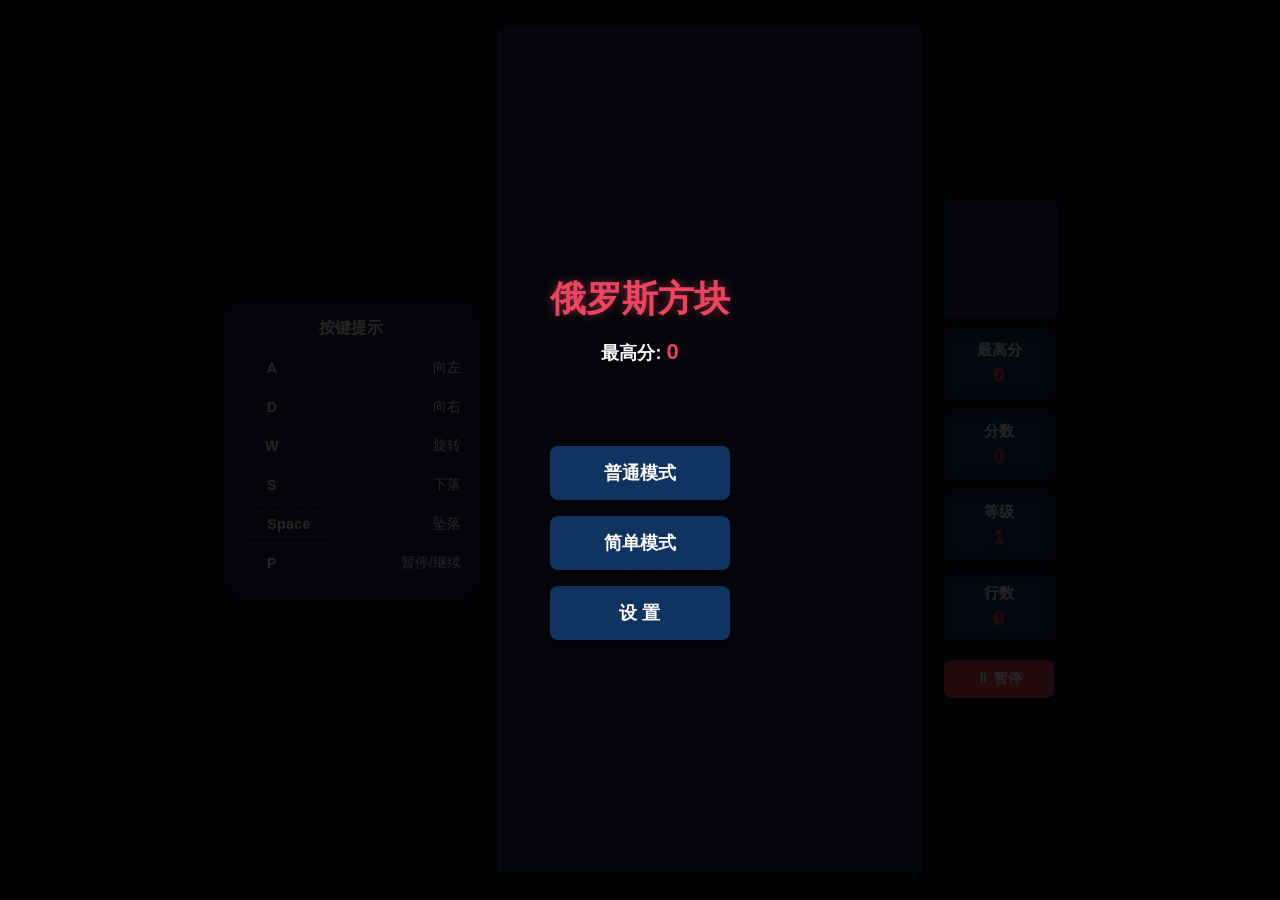
<file: EliminationGame/tetris.html>
<!DOCTYPE html>
<html lang="zh-CN">
<head>
  <meta charset="UTF-8" />
  <meta name="viewport" content="width=device-width, initial-scale=1.0, maximum-scale=1.0, user-scalable=no" />
  <title>俄罗斯方块</title>
  <style>
    :root{
      --bg: #1a1a2e;
      --panel: #16213e;
      --panel2: #0f3460;
      --accent: #e94560;
      --grid: #2a3b5c;
      --text: #fff;
    }

    body {
      margin: 0;
      padding: 0;
      background-color: var(--bg);
      color: var(--text);
      font-family: 'Segoe UI', Tahoma, Geneva, Verdana, sans-serif;
      touch-action: none;
      overflow: hidden;
      display: flex;
      flex-direction: column;
      height: 100vh;
      width: 100vw;
    }

    #game-area {
      flex: 1;
      display: flex;
      justify-content: center;
      align-items: center;
      padding: 10px;
      box-sizing: border-box;
      gap: 15px;
      position: relative;
    }

    canvas {
      background-color: var(--panel);
      border: 2px solid var(--panel2);
      border-radius: 4px;
      box-shadow: 0 0 15px rgba(0, 0, 0, 0.5);
    }

    /* 震屏动画 */
    @keyframes dropShake {
      0% { transform: translateY(0); }
      25% { transform: translateY(8px); }
      50% { transform: translateY(-4px); }
      75% { transform: translateY(2px); }
      100% { transform: translateY(0); }
    }
    .shake {
      animation: dropShake 0.15s ease-out;
    }

    #ui-panel {
      display: flex;
      flex-direction: column;
      gap: 12px;
      width: 80px;
    }

    .info-box {
      background-color: var(--panel2);
      padding: 8px 4px;
      border-radius: 8px;
      text-align: center;
      font-size: 13px;
      font-weight: bold;
      box-shadow: inset 0 0 10px rgba(0,0,0,0.5);
    }

    .info-box span {
      display: block;
      font-size: 16px;
      color: var(--accent);
      margin-top: 4px;
      text-shadow: 0 0 5px rgba(233, 69, 96, 0.5);
      word-break: break-all;
    }

    #next-canvas {
      background-color: var(--panel);
      border: 2px solid var(--panel2);
      border-radius: 4px;
      width: 100%;
    }

    .action-btn {
      background-color: var(--accent);
      color: white;
      border: none;
      border-radius: 8px;
      padding: 10px 5px;
      font-size: 14px;
      font-weight: bold;
      box-shadow: 0 4px 6px rgba(0,0,0,0.3);
      cursor: pointer;
      margin-top: 5px;
    }
    .action-btn:active {
      transform: translateY(2px);
      box-shadow: 0 2px 3px rgba(0,0,0,0.3);
    }

    /* 移动端控制区 */
    #controls {
      height: 180px;
      display: grid;
      grid-template-columns: 1fr 1fr 1fr 1fr;
      grid-template-rows: 1fr 1fr;
      gap: 10px;
      padding: 15px;
      background-color: var(--panel);
      border-top: 2px solid var(--panel2);
      padding-bottom: max(15px, env(safe-area-inset-bottom));
    }

    .btn {
      background-color: var(--panel2);
      border: none;
      border-radius: 12px;
      color: var(--text);
      font-size: 24px;
      font-weight: bold;
      display: flex;
      justify-content: center;
      align-items: center;
      user-select: none;
      -webkit-tap-highlight-color: transparent;
      box-shadow: 0 4px 6px rgba(0,0,0,0.3);
      transition: transform 0.1s, background-color 0.1s;
      cursor: pointer;
    }

    .btn:active, .btn.active {
      background-color: var(--accent);
      transform: translateY(2px);
      box-shadow: 0 2px 3px rgba(0,0,0,0.3);
    }

    #btn-left { grid-column: 1; grid-row: 1 / span 2; }
    #btn-right { grid-column: 4; grid-row: 1 / span 2; }
    #btn-rotate { grid-column: 2 / span 2; grid-row: 1; }
    #btn-down { grid-column: 2; grid-row: 2; font-size: 20px;}
    #btn-hard { grid-column: 3; grid-row: 2; font-size: 20px;}

    /* 遮罩层及菜单 */
    .overlay {
      position: absolute;
      top: 0; left: 0; right: 0; bottom: 0;
      background: rgba(0,0,0,0.85);
      display: flex;
      flex-direction: column;
      justify-content: center;
      align-items: center;
      z-index: 10;
    }

    /* 固定高度的菜单容器 */
    .menu-wrapper {
      position: relative;
      width: 280px;
      height: 380px;
    }
    
    /* 包含更多控件/按钮的菜单需要更高高度 */
    #overlay-settings .menu-wrapper,
    #overlay-pause .menu-wrapper {
      height: 440px; 
    }

    .menu-header {
      position: absolute;
      top: 0;
      left: 0;
      width: 100%;
      height: 120px;
      display: flex;
      flex-direction: column;
      justify-content: center;
      align-items: center;
    }

    .menu-header h1 {
      color: var(--accent);
      margin: 0;
      font-size: 36px;
      text-shadow: 0 0 10px rgba(233, 69, 96, 0.5);
      text-align: center;
    }

    .menu-high-score-text {
      color: var(--text);
      font-size: 18px;
      margin: 15px 0 0 0;
      font-weight: bold;
      text-shadow: 0 0 5px rgba(0,0,0,0.5);
    }

    .menu-high-score-text span {
      color: var(--accent);
      font-size: 22px;
    }

    .menu-buttons {
      position: absolute;
      bottom: 0;
      left: 0;
      width: 100%;
      display: flex;
      flex-direction: column;
      align-items: center;
      gap: 16px;
    }

    .overlay button {
      padding: 15px 20px;
      font-size: 18px;
      background-color: var(--accent);
      color: white;
      border: none;
      border-radius: 8px;
      font-weight: bold;
      margin: 0;
      width: 180px;
      box-sizing: border-box;
      cursor: pointer;
      box-shadow: 0 4px 6px rgba(0,0,0,0.4);
      transition: transform 0.1s, background-color 0.2s;
    }
    
    .overlay button:active {
      transform: translateY(2px);
    }

    .overlay button.secondary {
      background-color: var(--panel2);
    }

    /* 设置界面的控件样式 */
    .setting-item {
      width: 220px;
      background-color: var(--panel2);
      border-radius: 8px;
      padding: 15px 20px;
      box-sizing: border-box;
      display: flex;
      flex-direction: column;
      gap: 10px;
      box-shadow: 0 4px 6px rgba(0,0,0,0.4);
    }
    
    .setting-header {
      display: flex;
      justify-content: space-between;
      align-items: center;
      font-size: 16px;
      font-weight: bold;
    }

    .setting-item input[type=range] {
      -webkit-appearance: none;
      width: 100%;
      background: transparent;
    }

    .setting-item input[type=range]:focus {
      outline: none;
    }

    .setting-item input[type=range]::-webkit-slider-runnable-track {
      width: 100%;
      height: 6px;
      cursor: pointer;
      background: var(--grid);
      border-radius: 3px;
    }

    .setting-item input[type=range]::-webkit-slider-thumb {
      height: 16px;
      width: 16px;
      border-radius: 50%;
      background: var(--accent);
      cursor: pointer;
      -webkit-appearance: none;
      margin-top: -5px;
      box-shadow: 0 0 5px rgba(0,0,0,0.5);
    }
    
    /* 独立开关按钮样式 */
    .toggle-row {
      display: flex;
      justify-content: space-between;
      align-items: center;
      font-size: 16px;
      font-weight: bold;
    }
    .toggle-row span.status {
      color: var(--accent);
      background: rgba(0,0,0,0.3);
      padding: 2px 10px;
      border-radius: 4px;
      cursor: pointer;
      user-select: none;
    }
    .toggle-row.off span.status {
      color: #aaa;
    }

    /* 结算界面得分显示 */
    .score-display {
      text-align: center;
      background: rgba(15, 52, 96, 0.6);
      padding: 20px 0;
      border-radius: 12px;
      border: 1px solid var(--panel2);
      box-shadow: inset 0 0 15px rgba(0,0,0,0.3);
      width: 100%;
      box-sizing: border-box;
    }
    
    .score-display p {
      margin: 0;
      font-size: 22px;
      font-weight: bold;
    }
    
    .score-display .final-score {
      color: #fff;
      font-size: 28px;
    }

    @keyframes pulse {
      from { transform: scale(1); box-shadow: 0 0 5px #ffd700; }
      to { transform: scale(1.1); box-shadow: 0 0 15px #ffd700; }
    }
    #new-record-badge {
      display: none;
      background: #ffd700;
      color: #000;
      padding: 2px 6px;
      border-radius: 6px;
      font-size: 14px;
      margin-left: 10px;
      vertical-align: middle;
      animation: pulse 0.8s infinite alternate;
    }

    #pc-hints {
      display: none;
      width: 220px;
      background: rgba(15, 52, 96, 0.35);
      border: 1px solid rgba(15, 52, 96, 0.9);
      border-radius: 12px;
      padding: 14px 14px;
      box-shadow: inset 0 0 10px rgba(0,0,0,0.35);
      backdrop-filter: blur(6px);
    }
    #pc-hints h3{
      margin: 0 0 10px 0;
      font-size: 16px;
      color: #fff;
      text-align: center;
    }
    .hint-row{
      display: flex;
      justify-content: space-between;
      align-items: center;
      padding: 6px 0;
      border-bottom: 1px dashed rgba(255,255,255,0.15);
      font-size: 14px;
    }
    .hint-row:last-child{ border-bottom: none; }
    .keycap{
      display: inline-flex;
      align-items: center;
      justify-content: center;
      min-width: 44px;
      padding: 4px 8px;
      border-radius: 8px;
      background: rgba(22,33,62,0.9);
      border: 1px solid rgba(255,255,255,0.12);
      box-shadow: 0 3px 6px rgba(0,0,0,0.25);
      font-weight: 800;
      letter-spacing: 0.5px;
    }
    .keycap.space{ min-width: 78px; }

    @media (hover: hover) and (pointer: fine) and (min-width: 900px) {
      #controls{ display: none; }
      #pc-hints{ display: block; }
      #game-area{ gap: 22px; padding: 22px; }
      #ui-panel{ width: 110px; gap: 15px; }
      .info-box{ font-size: 15px; padding: 10px 5px;}
      .info-box span{ font-size: 20px; }
    }
  </style>
</head>
<body>

  <div id="game-area">
    <div id="pc-hints" aria-hidden="true">
      <h3>按键提示</h3>
      <div class="hint-row"><span class="keycap">A</span><span>向左</span></div>
      <div class="hint-row"><span class="keycap">D</span><span>向右</span></div>
      <div class="hint-row"><span class="keycap">W</span><span>旋转</span></div>
      <div class="hint-row"><span class="keycap">S</span><span>下落</span></div>
      <div class="hint-row"><span class="keycap space">Space</span><span>坠落</span></div>
      <div class="hint-row"><span class="keycap">P</span><span>暂停/继续</span></div>
    </div>

    <canvas id="board"></canvas>

    <div id="ui-panel">
      <canvas id="next-canvas"></canvas>
      <div class="info-box">最高分 <span id="ui-high-score">0</span></div>
      <div class="info-box">分数 <span id="score">0</span></div>
      <div class="info-box">等级 <span id="level">1</span></div>
      <div class="info-box">行数 <span id="lines">0</span></div>
      <button class="action-btn" id="pause-btn">⏸ 暂停</button>
    </div>

    <!-- 主菜单 -->
    <div id="overlay-start" class="overlay">
      <div class="menu-wrapper">
        <div class="menu-header">
          <h1>俄罗斯方块</h1>
          <p class="menu-high-score-text">最高分: <span id="menu-high-score">0</span></p>
        </div>
        <div class="menu-buttons">
          <button id="start-normal-btn" class="secondary">普通模式</button>
          <button id="start-easy-btn" class="secondary">简单模式</button>
          <button id="settings-btn" class="secondary">设 置</button>
        </div>
      </div>
    </div>

    <!-- 设置菜单 -->
    <div id="overlay-settings" class="overlay" style="display: none;">
      <div class="menu-wrapper">
        <div class="menu-header">
          <h1>设置</h1>
        </div>
        <div class="menu-buttons">
          <div class="setting-item">
            <div class="setting-header"><span>音乐</span><span id="bgm-val">100%</span></div>
            <input type="range" id="bgm-slider" min="0" max="100" value="100">
          </div>
          <div class="setting-item">
            <div class="setting-header"><span>音效</span><span id="sfx-val">100%</span></div>
            <input type="range" id="sfx-slider" min="0" max="100" value="100">
          </div>
          <div class="setting-item">
            <div class="toggle-row" id="toggle-grid-row">
              <span>网格</span>
              <span class="status" id="grid-status">开</span>
            </div>
          </div>
          <button id="menu-btn-settings">返 回</button> 
        </div>
      </div>
    </div>

    <!-- 暂停菜单 -->
    <div id="overlay-pause" class="overlay" style="display: none;">
      <div class="menu-wrapper">
        <div class="menu-header">
          <h1>游戏暂停</h1>
        </div>
        <div class="menu-buttons">
          <button id="resume-btn" class="secondary">继续游戏</button>
          <button id="restart-btn" class="secondary">重新开始</button>
          <button id="pause-settings-btn" class="secondary">设 置</button> 
          <button id="menu-btn-pause">返回菜单</button>
        </div>
      </div>
    </div>

    <!-- 游戏结束菜单 -->
    <div id="overlay-gameover" class="overlay" style="display: none;">
      <div class="menu-wrapper" style="height: 400px;">
        <div class="menu-header" style="height: 100px;">
          <h1>游戏结束</h1>
        </div>
        <div class="score-display" style="position: absolute; top: 120px;">
          <p class="final-score">得分: <span id="final-score-val">0</span><span id="new-record-badge">新纪录!</span></p>
        </div>
        <div class="menu-buttons">
          <button id="retry-btn" class="secondary">再来一局</button>
          <button id="menu-btn-gameover">返回菜单</button>
        </div>
      </div>
    </div>
  </div>

  <div id="controls">
    <div class="btn" id="btn-left">◀</div>
    <div class="btn" id="btn-rotate">↻ 旋转</div>
    <div class="btn" id="btn-down">▼ 下落</div>
    <div class="btn" id="btn-hard">⏬ 坠落</div>
    <div class="btn" id="btn-right">▶</div>
  </div>

  <script>
    const canvas = document.getElementById('board');
    const ctx = canvas.getContext('2d');
    const nextCanvas = document.getElementById('next-canvas');
    const nextCtx = nextCanvas.getContext('2d');

    // ======= 音乐无缝循环(双缓冲)系统 =======
    const bgmPlaylist = [
      "Ripples in the Matrix.mp3",
      "Soothing Cubes.mp3",
      "Dream of Blocks.mp3",
      "Critical Mass.mp3",
      "Rhythm of Lines.mp3"
    ];
    let currentBgmIndex = 0;

    // 创建两个Audio对象来回交替使用
    const audioPlayers = [new Audio(), new Audio()];
    let activePlayerIndex = 0;

    audioPlayers.forEach(player => {
      player.preload = 'auto'; // 提前缓冲加载
      player.addEventListener('ended', () => {
        // 当前曲目播完时，交换正在工作的播放器
        activePlayerIndex = 1 - activePlayerIndex;
        let nextPlayer = audioPlayers[activePlayerIndex];
        
        currentBgmIndex = (currentBgmIndex + 1) % bgmPlaylist.length;
        
        // 由于它是上一轮提前加载好的，瞬间开始播放不会卡顿
        nextPlayer.currentTime = 0;
        nextPlayer.play().catch(e => console.log("BGM auto-next prevented", e));
        
        // 刚播完的播放器变为空闲，立刻给它派任务去下载下下首歌
        let standbyPlayer = audioPlayers[1 - activePlayerIndex];
        let nextNextIndex = (currentBgmIndex + 1) % bgmPlaylist.length;
        standbyPlayer.src = bgmPlaylist[nextNextIndex];
        standbyPlayer.load();
      });
    });

    // 获取当前正在前台工作的音频对象
    function getActiveAudio() {
      return audioPlayers[activePlayerIndex];
    }

    // 随机开始播放音乐并预加载
    function startRandomBgm() {
      audioPlayers[0].pause();
      audioPlayers[1].pause();
      
      currentBgmIndex = Math.floor(Math.random() * bgmPlaylist.length);
      activePlayerIndex = 0;
      
      let active = audioPlayers[0];
      let standby = audioPlayers[1];
      
      active.src = bgmPlaylist[currentBgmIndex];
      active.currentTime = 0;
      active.play().catch(e => console.log("BGM autoplay prevented", e));
      
      // 马上准备下一首给另一个播放器加载
      let nextIndex = (currentBgmIndex + 1) % bgmPlaylist.length;
      standby.src = bgmPlaylist[nextIndex];
      standby.load();
    }
    // ==========================================

    const COLS = 10;
    const ROWS = 20;
    let BLOCK_SIZE = 20;

    const scoreEl = document.getElementById('score');
    const levelEl = document.getElementById('level');
    const linesEl = document.getElementById('lines');
    
    const uiHighScoreEl = document.getElementById('ui-high-score');
    const menuHighScoreEl = document.getElementById('menu-high-score');

    const overlayStart = document.getElementById('overlay-start');
    const overlaySettings = document.getElementById('overlay-settings');
    const overlayPause = document.getElementById('overlay-pause');
    const overlayGameover = document.getElementById('overlay-gameover');

    const COLORS = [
      null,
      '#00E5FF', // I
      '#2962FF', // J
      '#FF6D00', // L
      '#FFD600', // O
      '#00E676', // S
      '#D500F9', // T
      '#FF1744'  // Z
    ];

    const SHAPES = [
      [],
      [[0, 0, 0, 0], [1, 1, 1, 1], [0, 0, 0, 0], [0, 0, 0, 0]],
      [[2, 0, 0], [2, 2, 2], [0, 0, 0]],
      [[0, 0, 3], [3, 3, 3], [0, 0, 0]],
      [[4, 4], [4, 4]],
      [[0, 5, 5], [5, 5, 0], [0, 0, 0]],
      [[0, 6, 0], [6, 6, 6], [0, 0, 0]],
      [[7, 7, 0], [0, 7, 7], [0, 0, 0]]
    ];

    let board = [];
    let piece = null;
    let nextPiece = null;

    let score = 0;
    let lines = 0;
    let level = 1;
    let currentHighScore = 0;

    let dropCounter = 0;
    let dropInterval = 1000;
    let lastTime = 0;
    let reqAnimId = null;

    let gameOver = false;
    let isPaused = false;
    let gameMode = 'normal'; 
    let previousMenu = 'start'; 

    let bgmVolume = parseFloat(localStorage.getItem('tetrisBgmVol')) ?? 1.0;
    if (isNaN(bgmVolume)) bgmVolume = 1.0;
    
    let sfxVolume = parseFloat(localStorage.getItem('tetrisSfxVol')) ?? 1.0;
    if (isNaN(sfxVolume)) sfxVolume = 1.0;

    let gridEnabled = localStorage.getItem('tetrisGrid') !== 'false';

    const IS_PC = matchMedia('(hover: hover) and (pointer: fine)').matches;

    let isClearing = false;
    let clearAnim = { rows: [], start: 0, duration: 220, phase: 0 };

    let bag = [];
    function initBag() {
      bag = [1, 2, 3, 4, 5, 6, 7];
      for (let i = bag.length - 1; i > 0; i--) {
        const j = Math.floor(Math.random() * (i + 1));
        [bag[i], bag[j]] = [bag[j], bag[i]];
      }
    }

    function getNextPieceType() {
      if (bag.length === 0) initBag();
      return bag.pop();
    }

    function randomPiece() {
      const typeId = getNextPieceType();
      const matrix = SHAPES[typeId];
      return {
        matrix,
        pos: { x: Math.floor(COLS / 2) - Math.floor(matrix.length / 2), y: 0 }
      };
    }

    // ===== 音效 =====
    let audioCtx = null;
    function initAudio() {
      if (!audioCtx) audioCtx = new (window.AudioContext || window.webkitAudioContext)();
      if (audioCtx.state === 'suspended') audioCtx.resume();
    }

    function playTone(freq, type, duration, baseVol = 0.1) {
      if (sfxVolume <= 0) return;
      if (!audioCtx || audioCtx.state === 'suspended') return;
      const osc = audioCtx.createOscillator();
      const gain = audioCtx.createGain();

      osc.type = type;
      osc.frequency.setValueAtTime(freq, audioCtx.currentTime);

      const vol = baseVol * Math.pow(sfxVolume, 2); 
      gain.gain.setValueAtTime(vol, audioCtx.currentTime);
      gain.gain.exponentialRampToValueAtTime(0.001, audioCtx.currentTime + duration);

      osc.connect(gain);
      gain.connect(audioCtx.destination);

      osc.start();
      osc.stop(audioCtx.currentTime + duration);
    }

    function playPop() {
      if (sfxVolume <= 0) return;
      if (!audioCtx || audioCtx.state !== 'running') return;
      const now = audioCtx.currentTime;
      const osc = audioCtx.createOscillator();
      const gain = audioCtx.createGain();
      osc.type = 'sine';
      osc.frequency.setValueAtTime(400, now);
      osc.frequency.exponentialRampToValueAtTime(1200, now + 0.07);
      
      const vol = 0.12 * Math.pow(sfxVolume, 2);
      gain.gain.setValueAtTime(vol, now);
      gain.gain.exponentialRampToValueAtTime(0.0001, now + 0.1);
      
      osc.connect(gain);
      gain.connect(audioCtx.destination);
      osc.start();
      osc.stop(now + 0.1);
    }

    const SFX = {
      move: () => playTone(800, 'sine', 0.05, 0.08),
      rotate: () => {
        playTone(600, 'triangle', 0.05, 0.1);
        setTimeout(() => playTone(900, 'triangle', 0.08, 0.1), 30);
      },
      lock: () => playPop(),
      clear: () => {
        const notes = [523.25, 659.25, 783.99, 1046.50];
        notes.forEach((f, i) => setTimeout(() => playTone(f, 'sine', 0.3, 0.15), i * 40));
      }
    };
    
    function refreshHighScoreDisplay() {
      currentHighScore = parseInt(localStorage.getItem('tetrisHighScore') || '0', 10);
      menuHighScoreEl.innerText = currentHighScore;
      uiHighScoreEl.innerText = currentHighScore;
    }

    function applySettings() {
      const vol = Math.pow(bgmVolume, 2);
      // 更新两个缓冲播放器的音量
      audioPlayers.forEach(p => p.volume = vol);
      
      document.getElementById('bgm-slider').value = Math.round(bgmVolume * 100);
      document.getElementById('bgm-val').innerText = Math.round(bgmVolume * 100) + '%';
      
      document.getElementById('sfx-slider').value = Math.round(sfxVolume * 100);
      document.getElementById('sfx-val').innerText = Math.round(sfxVolume * 100) + '%';
      
      const toggleRow = document.getElementById('toggle-grid-row');
      const statusGrid = document.getElementById('grid-status');
      if(gridEnabled) {
        toggleRow.classList.remove('off');
        statusGrid.innerText = '开';
      } else {
        toggleRow.classList.add('off');
        statusGrid.innerText = '关';
      }
    }

    function resize() {
      const gameArea = document.getElementById('game-area');

      if (IS_PC) {
        const availableH = gameArea.clientHeight - 44;
        const availableW = gameArea.clientWidth - (220 + 110 + 22 * 2 + 30);
        const maxH = Math.max(200, availableH);
        const maxW = Math.max(200, availableW);
        BLOCK_SIZE = Math.floor(Math.min(maxW / COLS, maxH / ROWS));
      } else {
        const maxH = gameArea.clientHeight - 20;
        const maxW = gameArea.clientWidth - 110;
        BLOCK_SIZE = Math.floor(Math.min(maxW / COLS, maxH / ROWS));
      }

      BLOCK_SIZE = Math.max(12, BLOCK_SIZE);
      const dpr = window.devicePixelRatio || 1;

      const logicalWidth = BLOCK_SIZE * COLS;
      const logicalHeight = BLOCK_SIZE * ROWS;
      
      canvas.style.width = logicalWidth + 'px';
      canvas.style.height = logicalHeight + 'px';
      canvas.width = logicalWidth * dpr;
      canvas.height = logicalHeight * dpr;
      
      ctx.setTransform(1, 0, 0, 1, 0, 0);
      ctx.scale(dpr, dpr);

      const nextLogicalSize = IS_PC ? 110 : 80;
      nextCanvas.style.width = nextLogicalSize + 'px';
      nextCanvas.style.height = nextLogicalSize + 'px';
      nextCanvas.width = nextLogicalSize * dpr;
      nextCanvas.height = nextLogicalSize * dpr;

      nextCtx.setTransform(1, 0, 0, 1, 0, 0);
      nextCtx.scale(dpr, dpr);

      draw();
      drawNext();
    }
    window.addEventListener('resize', resize);

    function createMatrix(w, h) {
      const matrix = [];
      while (h--) matrix.push(new Array(w).fill(0));
      return matrix;
    }

    function rotateMatrix(matrix) {
      const N = matrix.length;
      const res = createMatrix(N, N);
      for (let y = 0; y < N; ++y) {
        for (let x = 0; x < N; ++x) {
          res[x][N - 1 - y] = matrix[y][x];
        }
      }
      return res;
    }

    function checkCollision(m, pos) {
      for (let y = 0; y < m.length; ++y) {
        for (let x = 0; x < m[y].length; ++x) {
          if (m[y][x] !== 0 && (board[y + pos.y] && board[y + pos.y][x + pos.x]) !== 0) {
            return true;
          }
        }
      }
      return false;
    }

    function merge() {
      piece.matrix.forEach((row, y) => {
        row.forEach((value, x) => {
          if (value !== 0) {
            board[y + piece.pos.y][x + piece.pos.x] = value;
          }
        });
      });
    }

    function findFullRows() {
      const full = [];
      for (let y = ROWS - 1; y >= 0; --y) {
        let ok = true;
        for (let x = 0; x < COLS; ++x) {
          if (board[y][x] === 0) { ok = false; break; }
        }
        if (ok) full.push(y);
      }
      return full;
    }

    function applyClearRows(rowsToClear) {
      const rows = rowsToClear.slice().sort((a,b)=>a-b);
      for (let i = 0; i < rows.length; i++) {
        const y = rows[i];
        const row = board.splice(y, 1)[0].fill(0);
        board.unshift(row);
      }
    }

    function updateScoreAndLevel(linesCleared) {
      if (linesCleared <= 0) return;
      lines += linesCleared;
      linesEl.innerText = lines;
      const points = [0, 40, 100, 300, 1200];
      score += points[linesCleared] * level;
      scoreEl.innerText = score;
      
      if (score > currentHighScore) {
        currentHighScore = score;
        uiHighScoreEl.innerText = currentHighScore;
      }
      level = Math.floor(lines / 10) + 1;
      levelEl.innerText = level;
      dropInterval = Math.max(100, 1000 - (level - 1) * 100);
    }

    function triggerGameOver() {
      gameOver = true;
      getActiveAudio().pause(); // 死亡停止当前BGM
      
      document.getElementById('final-score-val').innerText = score;
      let savedHighScore = parseInt(localStorage.getItem('tetrisHighScore') || '0', 10);
      const newRecordBadge = document.getElementById('new-record-badge');
      
      if (score > savedHighScore && score > 0) {
        localStorage.setItem('tetrisHighScore', score.toString());
        newRecordBadge.style.display = 'inline-block';
      } else {
        newRecordBadge.style.display = 'none';
      }
      overlayGameover.style.display = 'flex';
    }

    function lockPiece() {
      merge();
      const rowsToClear = findFullRows();
      if (rowsToClear.length > 0) {
        isClearing = true;
        clearAnim.rows = rowsToClear;
        clearAnim.start = performance.now();
        clearAnim.phase = 0;
        SFX.clear();
      } else {
        SFX.lock();
        piece = nextPiece;
        nextPiece = randomPiece();
        drawNext();
        if (checkCollision(piece.matrix, piece.pos)) triggerGameOver();
      }
    }

    function playerDrop(isManual = false) {
      if (isPaused || gameOver || isClearing || !piece) return;
      piece.pos.y++;
      if (checkCollision(piece.matrix, piece.pos)) {
        piece.pos.y--;
        lockPiece();
      } else {
        if (isManual) SFX.move();
      }
      dropCounter = 0;
    }

    function playerHardDrop() {
      if (isPaused || gameOver || isClearing || !piece) return;
      while (!checkCollision(piece.matrix, { x: piece.pos.x, y: piece.pos.y + 1 })) {
        piece.pos.y++;
        score += 2;
      }
      
      canvas.classList.remove('shake');
      void canvas.offsetWidth;
      canvas.classList.add('shake');

      scoreEl.innerText = score;
      
      if (score > currentHighScore) {
        currentHighScore = score;
        uiHighScoreEl.innerText = currentHighScore;
      }
      
      lockPiece();
      dropCounter = 0;
    }

    function playerMove(dir) {
      if (isPaused || gameOver || isClearing || !piece) return;
      piece.pos.x += dir;
      if (checkCollision(piece.matrix, piece.pos)) {
        piece.pos.x -= dir;
      } else {
        SFX.move();
      }
    }

    function playerRotate() {
      if (isPaused || gameOver || isClearing || !piece) return;
      const rotated = rotateMatrix(piece.matrix);
      const pos = piece.pos.x;
      let offset = 1;
      while (checkCollision(rotated, piece.pos)) {
        piece.pos.x += offset;
        offset = -(offset + (offset > 0 ? 1 : -1));
        if (offset > piece.matrix[0].length) {
          piece.pos.x = pos;
          return;
        }
      }
      piece.matrix = rotated;
      SFX.rotate();
    }

    function draw3DBlock(context, x, y, size, color, alpha = 1, scale = 1) {
      const padding = 1;
      const actSize = (size - padding * 2) * scale;
      const px = x + padding + ((size - padding * 2) - actSize) / 2;
      const py = y + padding + ((size - padding * 2) - actSize) / 2;
      const edge = Math.max(2, actSize * 0.15);

      context.save();
      context.globalAlpha = alpha;

      context.fillStyle = color;
      context.fillRect(px, py, actSize, actSize);

      context.fillStyle = 'rgba(255, 255, 255, 0.40)';
      context.beginPath();
      context.moveTo(px, py);
      context.lineTo(px + actSize, py);
      context.lineTo(px + actSize - edge, py + edge);
      context.lineTo(px + edge, py + edge);
      context.fill();

      context.fillStyle = 'rgba(255, 255, 255, 0.20)';
      context.beginPath();
      context.moveTo(px, py);
      context.lineTo(px + edge, py + edge);
      context.lineTo(px + edge, py + actSize - edge);
      context.lineTo(px, py + actSize);
      context.fill();

      context.fillStyle = 'rgba(0, 0, 0, 0.20)';
      context.beginPath();
      context.moveTo(px + actSize, py);
      context.lineTo(px + actSize, py + actSize);
      context.lineTo(px + actSize - edge, py + actSize - edge);
      context.lineTo(px + actSize - edge, py + edge);
      context.fill();

      context.fillStyle = 'rgba(0, 0, 0, 0.40)';
      context.beginPath();
      context.moveTo(px, py + actSize);
      context.lineTo(px + actSize, py + actSize);
      context.lineTo(px + actSize - edge, py + actSize - edge);
      context.lineTo(px + edge, py + actSize - edge);
      context.fill();

      context.fillStyle = 'rgba(255, 255, 255, 0.25)';
      context.beginPath();
      context.rect(px + edge, py + edge, actSize - edge * 2, (actSize - edge * 2) * 0.4);
      context.fill();

      context.strokeStyle = 'rgba(0,0,0,0.55)';
      context.lineWidth = 1;
      context.strokeRect(px, py, actSize, actSize);

      context.restore();
    }

    function drawMatrix(matrix, offset, context = ctx, blockSize = BLOCK_SIZE) {
      matrix.forEach((row, y) => {
        row.forEach((value, x) => {
          if (value !== 0) {
            draw3DBlock(
              context,
              (x + offset.x) * blockSize,
              (y + offset.y) * blockSize,
              blockSize,
              COLORS[value]
            );
          }
        });
      });
    }

    function drawGrid() {
      if (!gridEnabled) return; 
      ctx.strokeStyle = '#2a3b5c';
      ctx.lineWidth = 1;
      for (let i = 0; i <= COLS; i++) {
        ctx.beginPath();
        ctx.moveTo(i * BLOCK_SIZE, 0);
        ctx.lineTo(i * BLOCK_SIZE, ROWS * BLOCK_SIZE);
        ctx.stroke();
      }
      for (let i = 0; i <= ROWS; i++) {
        ctx.beginPath();
        ctx.moveTo(0, i * BLOCK_SIZE);
        ctx.lineTo(COLS * BLOCK_SIZE, i * BLOCK_SIZE);
        ctx.stroke();
      }
    }

    function drawNext() {
      const logicalSize = IS_PC ? 110 : 80;
      nextCtx.clearRect(0, 0, logicalSize, logicalSize);
      if (!nextPiece) return;
      const bSize = 20;
      const w = nextPiece.matrix[0].length * bSize;
      const h = nextPiece.matrix.length * bSize;
      const offsetX = (logicalSize - w) / 2 / bSize;
      const offsetY = (logicalSize - h) / 2 / bSize;
      drawMatrix(nextPiece.matrix, { x: offsetX, y: offsetY }, nextCtx, bSize);
    }

    function drawBoardWithClearAnim() {
      const clearingRows = new Set(clearAnim.rows);
      const t = clearAnim.phase; 
      const easeOut = 1 - Math.pow(1 - t, 3);
      const flash = Math.sin(Math.min(1, t * 2) * Math.PI) * 0.35; 
      const alpha = (t < 0.55) ? 1 : (1 - (t - 0.55) / 0.45); 
      const scale = (t < 0.55) ? 1 : (1 - (t - 0.55) / 0.45) * 0.55 + 0.45; 

      for (let y = 0; y < ROWS; y++) {
        for (let x = 0; x < COLS; x++) {
          const v = board[y][x];
          if (!v) continue;

          if (!clearingRows.has(y)) {
            draw3DBlock(ctx, x * BLOCK_SIZE, y * BLOCK_SIZE, BLOCK_SIZE, COLORS[v], 1, 1);
          } else {
            const a = Math.max(0, alpha);
            draw3DBlock(ctx, x * BLOCK_SIZE, y * BLOCK_SIZE, BLOCK_SIZE, COLORS[v], a, scale);

            ctx.save();
            ctx.globalAlpha = (a * 0.55) + flash;
            ctx.fillStyle = 'rgba(255,255,255,0.85)';
            const pad = 2;
            ctx.fillRect(x * BLOCK_SIZE + pad, y * BLOCK_SIZE + pad, BLOCK_SIZE - pad * 2, BLOCK_SIZE - pad * 2);
            ctx.restore();
          }
        }
      }

      ctx.save();
      ctx.globalAlpha = 0.25 * (1 - easeOut);
      ctx.fillStyle = 'rgba(255,255,255,0.7)';
      for (const y of clearAnim.rows) {
        const yy = y * BLOCK_SIZE;
        ctx.fillRect(0, yy + BLOCK_SIZE * 0.35, COLS * BLOCK_SIZE, BLOCK_SIZE * 0.25);
      }
      ctx.restore();
    }

    function drawGhost() {
      if (gameMode !== 'easy' || !piece || isClearing || gameOver || isPaused) return;
      const ghostPos = { x: piece.pos.x, y: piece.pos.y };
      while (!checkCollision(piece.matrix, { x: ghostPos.x, y: ghostPos.y + 1 })) {
        ghostPos.y++;
      }
      ctx.save();
      ctx.lineWidth = 2;
      piece.matrix.forEach((row, y) => {
        row.forEach((value, x) => {
          if (value !== 0) {
            const px = (x + ghostPos.x) * BLOCK_SIZE;
            const py = (y + ghostPos.y) * BLOCK_SIZE;
            const pad = 1;
            ctx.strokeStyle = 'rgba(255, 255, 255, 0.2)';
            ctx.strokeRect(px + pad, py + pad, BLOCK_SIZE - pad*2, BLOCK_SIZE - pad*2);
            ctx.fillStyle = 'rgba(255, 255, 255, 0.03)';
            ctx.fillRect(px + pad, py + pad, BLOCK_SIZE - pad*2, BLOCK_SIZE - pad*2);
          }
        });
      });
      ctx.restore();
    }

    function draw() {
      ctx.clearRect(0, 0, COLS * BLOCK_SIZE, ROWS * BLOCK_SIZE);
      drawGrid();
      if (isClearing) {
        drawBoardWithClearAnim();
      } else {
        drawMatrix(board, { x: 0, y: 0 });
      }
      if (piece && !isClearing) {
        drawGhost();
        drawMatrix(piece.matrix, piece.pos);
      }
    }

    function update(time = 0) {
      if (gameOver || isPaused || overlayStart.style.display !== 'none' || overlaySettings.style.display !== 'none') return;
      const deltaTime = time - lastTime;
      lastTime = time;

      if (isClearing) {
        const elapsed = time - clearAnim.start;
        clearAnim.phase = Math.min(1, elapsed / clearAnim.duration);
        if (clearAnim.phase >= 1) {
          const clearedCount = clearAnim.rows.length;
          applyClearRows(clearAnim.rows);
          updateScoreAndLevel(clearedCount);
          isClearing = false;
          clearAnim.rows = [];
          clearAnim.phase = 0;
          piece = nextPiece;
          nextPiece = randomPiece();
          drawNext();
          if (checkCollision(piece.matrix, piece.pos)) {
            triggerGameOver();
            draw();
            return;
          }
          dropCounter = 0;
        }
        draw();
        reqAnimId = requestAnimationFrame(update);
        return;
      }

      dropCounter += deltaTime;
      if (dropCounter > dropInterval) playerDrop(false);

      draw();
      reqAnimId = requestAnimationFrame(update);
    }

    function startGame(mode) {
      gameMode = mode;
      resetGame();
    }

    function resetGame() {
      initAudio();
      refreshHighScoreDisplay();

      // 开局随机挑选一首歌并预加载双缓冲播放器
      startRandomBgm();

      board = createMatrix(COLS, ROWS);
      score = 0;
      lines = 0;
      level = 1;
      dropInterval = 1000;
      bag = [];

      scoreEl.innerText = score;
      linesEl.innerText = lines;
      levelEl.innerText = level;

      piece = randomPiece();
      nextPiece = randomPiece();
      drawNext();

      gameOver = false;
      isPaused = false;
      isClearing = false;
      clearAnim.rows = [];
      clearAnim.phase = 0;

      dropCounter = 0;
      lastTime = performance.now();

      overlayStart.style.display = 'none';
      overlaySettings.style.display = 'none';
      overlayPause.style.display = 'none';
      overlayGameover.style.display = 'none';

      if (reqAnimId) cancelAnimationFrame(reqAnimId);
      update();
    }

    function returnToMenu() {
      isPaused = true;
      if (reqAnimId) cancelAnimationFrame(reqAnimId);
      
      getActiveAudio().pause(); // 回到主菜单停止当前BGM
      
      refreshHighScoreDisplay();
      board = createMatrix(COLS, ROWS);
      piece = null;
      draw(); 

      overlayPause.style.display = 'none';
      overlayGameover.style.display = 'none';
      overlaySettings.style.display = 'none';
      overlayStart.style.display = 'flex';
    }

    function togglePause() {
      if (gameOver || overlayStart.style.display !== 'none' || overlaySettings.style.display !== 'none') return;
      isPaused = true;
      getActiveAudio().pause(); // 暂停当前BGM
      overlayPause.style.display = 'flex';
      if (reqAnimId) cancelAnimationFrame(reqAnimId);
    }

    function resumeGame() {
      initAudio();
      isPaused = false;
      getActiveAudio().play().catch(e => console.log(e)); // 恢复BGM
      overlayPause.style.display = 'none';
      lastTime = performance.now();
      update();
    }

    const bindBtn = (id, action, continuous = false) => {
      const btn = document.getElementById(id);
      let timer = null;
      let intTimer = null;

      const trigger = (e) => {
        if (e) e.preventDefault();
        if (gameOver || isPaused) return;
        initAudio();
        action();
        btn.classList.add('active');
      };

      const release = (e) => {
        if (e) e.preventDefault();
        btn.classList.remove('active');
        clearTimeout(timer);
        clearInterval(intTimer);
      };

      btn.addEventListener('touchstart', (e) => {
        trigger(e);
        if (continuous) timer = setTimeout(() => { intTimer = setInterval(action, 80); }, 200);
      }, { passive: false });

      btn.addEventListener('touchend', release);
      btn.addEventListener('touchcancel', release);

      btn.addEventListener('mousedown', (e) => {
        trigger(e);
        if (continuous) timer = setTimeout(() => { intTimer = setInterval(action, 80); }, 200);
      });
      btn.addEventListener('mouseup', release);
      btn.addEventListener('mouseleave', release);
    };

    bindBtn('btn-left', () => playerMove(-1), true);
    bindBtn('btn-right', () => playerMove(1), true);
    bindBtn('btn-down', () => playerDrop(true), true);
    bindBtn('btn-rotate', () => playerRotate(), false);
    bindBtn('btn-hard', () => playerHardDrop(), false);

    const bindClick = (id, fn) => {
      const el = document.getElementById(id);
      if(!el) return;
      el.addEventListener('click', fn);
      el.addEventListener('touchstart', (e) => { e.preventDefault(); fn(); }, { passive: false });
    };

    bindClick('start-normal-btn', () => startGame('normal'));
    bindClick('start-easy-btn', () => startGame('easy'));
    
    // 主菜单进入设置
    bindClick('settings-btn', () => {
      previousMenu = 'start';
      overlayStart.style.display = 'none';
      overlaySettings.style.display = 'flex';
      applySettings();
    });

    // 暂停菜单进入设置
    bindClick('pause-settings-btn', () => {
      previousMenu = 'pause';
      overlayPause.style.display = 'none';
      overlaySettings.style.display = 'flex';
      applySettings();
    });

    // 设置界面的返回按钮逻辑
    bindClick('menu-btn-settings', () => {
      overlaySettings.style.display = 'none';
      if (previousMenu === 'pause') {
        overlayPause.style.display = 'flex';
      } else {
        overlayStart.style.display = 'flex';
        draw(); 
      }
    });

    // 设置滑块监听
    const bgmSlider = document.getElementById('bgm-slider');
    bgmSlider.addEventListener('input', (e) => {
      bgmVolume = e.target.value / 100;
      // 调节音量时应用平方曲线(双播放器同步调整)
      const vol = Math.pow(bgmVolume, 2);
      audioPlayers.forEach(p => p.volume = vol);
      document.getElementById('bgm-val').innerText = e.target.value + '%';
      localStorage.setItem('tetrisBgmVol', bgmVolume);
    });

    const sfxSlider = document.getElementById('sfx-slider');
    sfxSlider.addEventListener('input', (e) => {
      sfxVolume = e.target.value / 100;
      document.getElementById('sfx-val').innerText = e.target.value + '%';
      localStorage.setItem('tetrisSfxVol', sfxVolume);
      
      // 滑动时播放一个测试音效
      if (Date.now() - (sfxSlider.lastPlay || 0) > 100) {
         initAudio();
         playPop();
         sfxSlider.lastPlay = Date.now();
      }
    });

    document.getElementById('toggle-grid-row').addEventListener('click', () => {
      gridEnabled = !gridEnabled;
      localStorage.setItem('tetrisGrid', gridEnabled);
      applySettings();
    });

    bindClick('resume-btn', resumeGame);
    bindClick('restart-btn', resetGame);
    bindClick('menu-btn-pause', returnToMenu);

    bindClick('retry-btn', resetGame);
    bindClick('menu-btn-gameover', returnToMenu);

    bindClick('pause-btn', togglePause);

    document.addEventListener('keydown', (e) => {
      if (overlayStart.style.display !== 'none') {
        if (e.code === 'Space' || e.key === 'Enter') {
          e.preventDefault();
          startGame('normal');
        }
        return;
      }
      
      if (overlaySettings.style.display !== 'none') return;
      if (gameOver) return;

      if (isPaused) {
        if (e.key === 'p' || e.key === 'P' || e.key === 'Escape' || e.key === 'Enter') {
          e.preventDefault();
          resumeGame();
        }
        return;
      }

      if (isClearing) return;

      initAudio();
      const k = e.key;
      const code = e.code;

      if (code === 'Space') e.preventDefault();

      if (k === 'a' || k === 'A') return playerMove(-1);
      if (k === 'd' || k === 'D') return playerMove(1);
      if (k === 'w' || k === 'W') return playerRotate();
      if (k === 's' || k === 'S') return playerDrop(true);
      if (code === 'Space') return playerHardDrop();

      if (k === 'p' || k === 'P') {
        e.preventDefault();
        togglePause();
        return;
      }

      if (k === 'ArrowLeft') return playerMove(-1);
      if (k === 'ArrowRight') return playerMove(1);
      if (k === 'ArrowUp') return playerRotate();
      if (k === 'ArrowDown') return playerDrop(true);
    });

    refreshHighScoreDisplay();
    applySettings();
    board = createMatrix(COLS, ROWS);
    resize();
    draw(); 
  </script>
</body>
</html>
</file>
